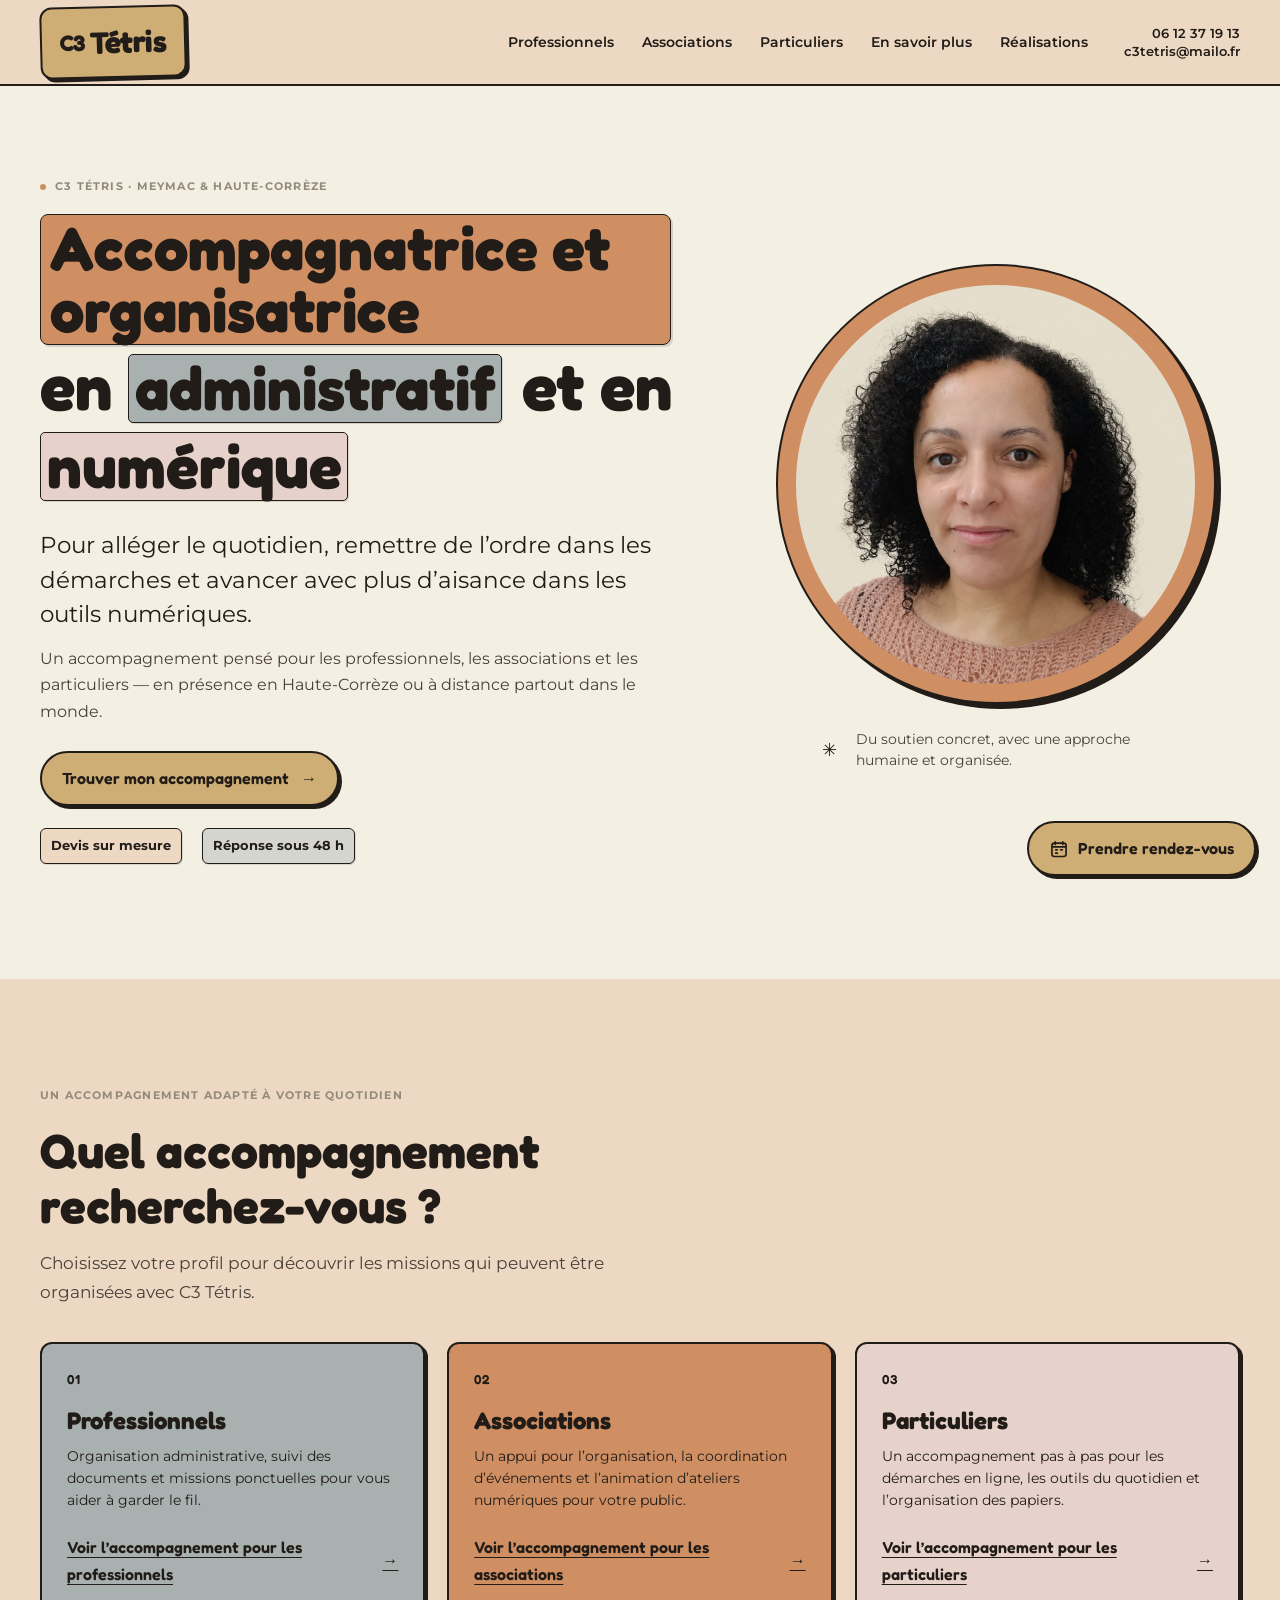
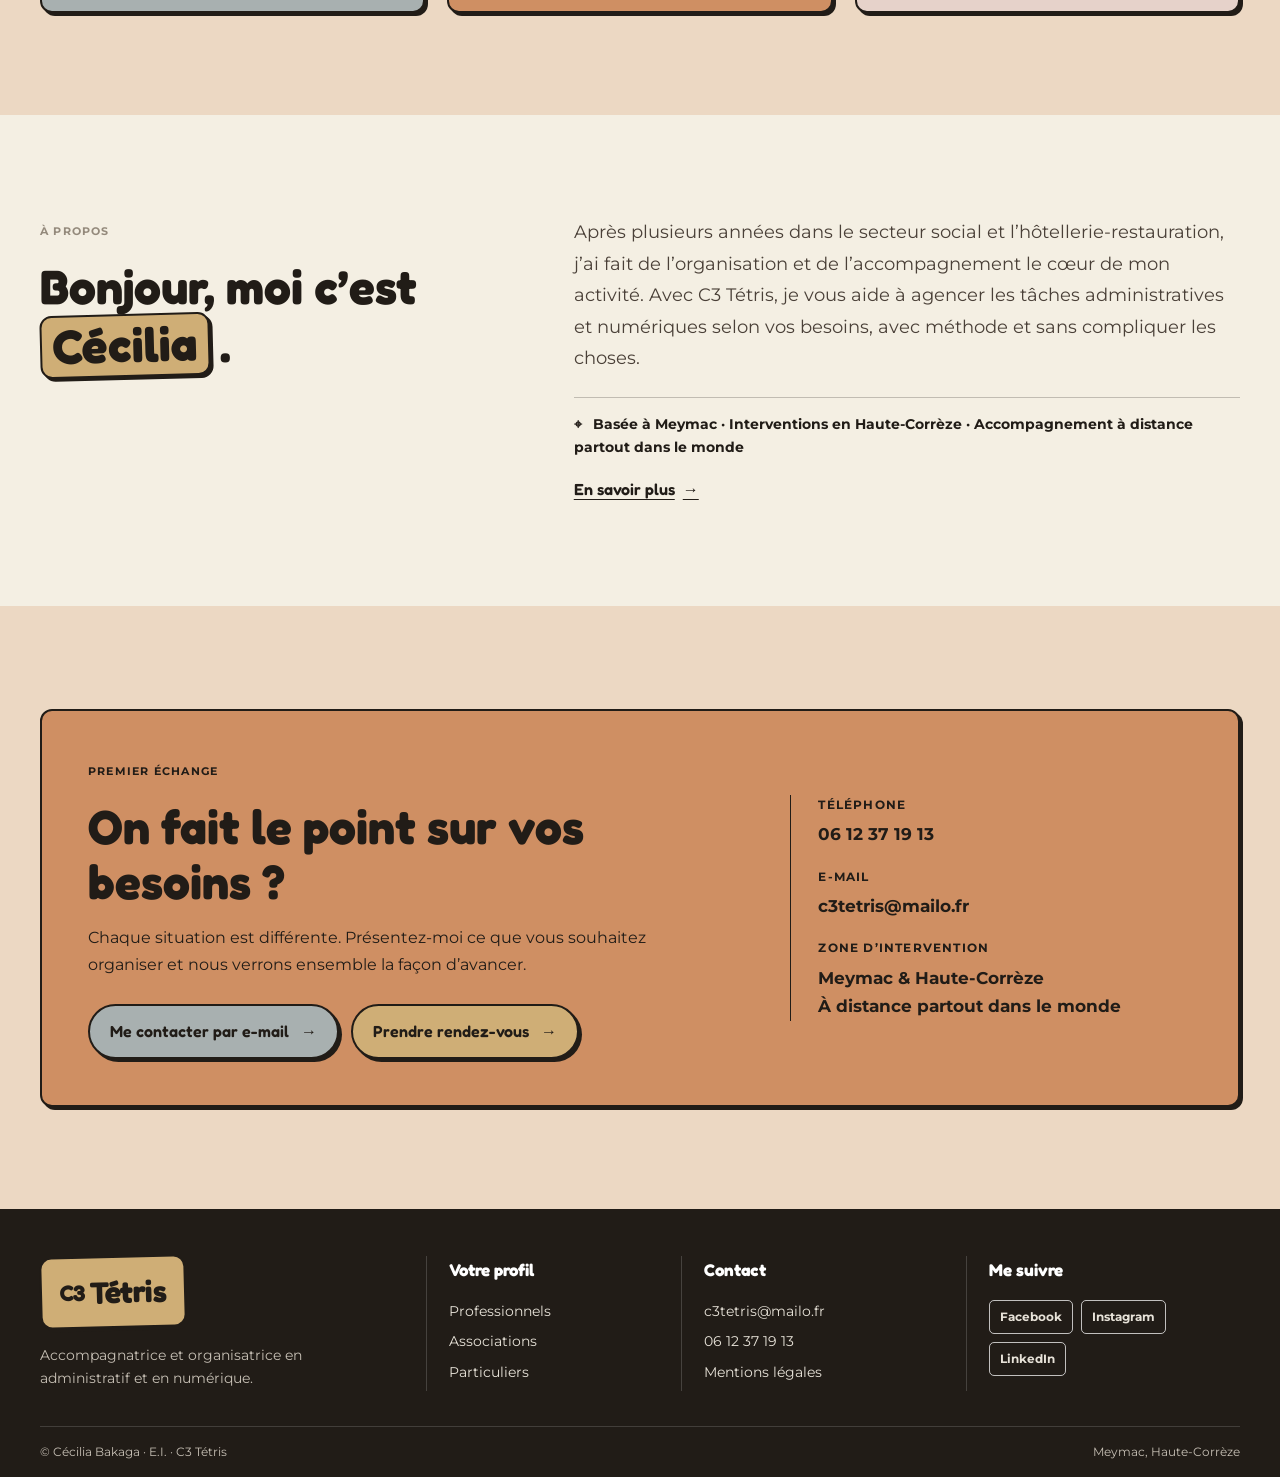
<file: index.html>
<!doctype html><html><head><meta charset=utf8><meta name=viewport content="width=device-width,initial-scale=1"><style>:root{color-scheme:light}body{margin:0;padding:0;font:14px -apple-system,BlinkMacSystemFont,sans-serif;background:#fff;color:#000}img{max-width:100%}[hidden]:not([hidden=until-found i]){display:none!important}</style></head><body>
<!doctype html>
<html lang="fr">
<head>
  <meta charset="utf-8">
  <meta name="viewport" content="width=device-width, initial-scale=1">
  <title>Accompagnement administratif et numérique | C3 Tétris</title>
  <meta name="description" content="C3 Tétris vous accompagne et organise votre quotidien administratif et numérique. Pour les pros, associations et particuliers, à Meymac ou à distance.">
  <link rel="canonical" href="https://www.c3tetris.fr/">
  <meta property="og:type" content="website">
  <meta property="og:locale" content="fr_FR">
  <meta property="og:site_name" content="C3 Tétris">
  <meta property="og:title" content="Accompagnement administratif et numérique | C3 Tétris">
  <meta property="og:description" content="Une aide concrète pour organiser votre quotidien administratif et numérique, à Meymac, en Haute-Corrèze ou à distance.">
  <meta property="og:url" content="https://www.c3tetris.fr/">
  <meta property="og:image" content="https://www.c3tetris.fr/assets/images/Photo-Drive-fond-creme-EEECE0.png">
  <meta property="og:image:alt" content="Cécilia Bakaga, fondatrice de C3 Tétris">
  <meta name="twitter:card" content="summary_large_image">
  <meta name="twitter:title" content="Accompagnement administratif et numérique | C3 Tétris">
  <meta name="twitter:description" content="Une aide concrète pour organiser votre quotidien administratif et numérique, à Meymac, en Haute-Corrèze ou à distance.">
  <meta name="twitter:image" content="https://www.c3tetris.fr/assets/images/Photo-Drive-fond-creme-EEECE0.png">
  <meta name="twitter:image:alt" content="Portrait de Cécilia Bakaga, fondatrice de C3 Tétris">
  <script type="application/ld+json">
{
  "@context": "https://schema.org",
  "@type": "LocalBusiness",
  "@id": "https://www.c3tetris.fr/#organization",
  "name": "C3 Tétris",
  "url": "https://www.c3tetris.fr/",
  "description": "Accompagnatrice et organisatrice en administratif et en numérique pour les professionnels, les associations et les particuliers.",
  "image": "https://www.c3tetris.fr/assets/images/Photo-Drive-fond-creme-EEECE0.png",
  "email": "c3tetris@mailo.fr",
  "telephone": "+33612371913",
  "founder": {
    "@type": "Person",
    "name": "Cécilia Bakaga"
  },
  "address": {
    "@type": "PostalAddress",
    "streetAddress": "6, rue de Saint-Jean",
    "addressLocality": "Meymac",
    "postalCode": "19250",
    "addressRegion": "Nouvelle-Aquitaine",
    "addressCountry": "FR"
  },
  "areaServed": [
    "Meymac",
    "Haute-Corrèze",
    "À distance partout dans le monde"
  ],
  "sameAs": [
    "https://www.facebook.com/profile.php?id=61594594993648",
    "https://www.instagram.com/cecilia_c3tetris/",
    "https://www.linkedin.com/in/cecilia-bakaga/"
  ]
}
  </script>
  <link rel="preconnect" href="https://fonts.googleapis.com">
  <link rel="preconnect" href="https://fonts.gstatic.com" crossorigin>
  <link href="https://fonts.googleapis.com/css2?family=Fredoka:wght@500;600;700&family=Montserrat:ital,wght@0,400;0,500;0,600;0,700&display=swap" rel="stylesheet">
  <link rel="stylesheet" href="styles.css">
  <link rel="stylesheet" href="styles-proposition-epuree.css">
  <link href="https://assets.calendly.com/assets/external/widget.css" rel="stylesheet">
</head>
<body>
  <a class="skip-link" href="#main">Aller au contenu</a>
  <header class="navbar">
    <div class="container navbar-inner">
      <a class="brand" href="index.html" aria-label="C3 Tétris, accueil"><span class="brand-mark" aria-hidden="true">C3</span><span>Tétris</span></a>
      <nav class="nav-desktop" aria-label="Navigation principale">
        <ul>
          <li><a href="professionnels.html">Professionnels</a></li>
          <li><a href="associations.html">Associations</a></li>
          <li><a href="particuliers.html">Particuliers</a></li>
          <li><a href="en-savoir-plus.html">En savoir plus</a></li><li><a href="realisations.html">Réalisations</a></li>
        </ul>
        <a class="nav-cta" href="index.html#contact">Parlons de vos besoins</a><div class="nav-contact nav-contact--desktop"><a href="tel:+33612371913" aria-label="Appeler C3 Tétris">06 12 37 19 13</a><a href="mailto:c3tetris@mailo.fr" aria-label="Écrire à C3 Tétris">c3tetris@mailo.fr</a></div>
      </nav>

      <button class="nav-toggle" type="button" aria-label="Ouvrir le menu" aria-expanded="false" aria-controls="mobile-menu">
        <span></span><span></span><span></span>
      </button>
    </div>
    <div class="header-contact-strip" aria-label="Coordonnées rapides"><a class="header-contact-link header-contact-phone" href="tel:+33612371913">06 12 37 19 13</a><a class="header-contact-link header-contact-email" href="mailto:c3tetris@mailo.fr">c3tetris@mailo.fr</a></div>
    <nav id="mobile-menu" class="nav-mobile" aria-label="Navigation mobile" hidden>
      <ul>
        <li><a href="professionnels.html">Professionnels</a></li>
        <li><a href="associations.html">Associations</a></li>
        <li><a href="particuliers.html">Particuliers</a></li>
        <li><a href="en-savoir-plus.html">En savoir plus</a></li><li><a href="realisations.html">Réalisations</a></li>
        <li><a href="index.html#contact">Contact</a></li>
      </ul>
      <div class="nav-contact"><a href="tel:+33612371913">06 12 37 19 13</a><a href="mailto:c3tetris@mailo.fr">c3tetris@mailo.fr</a></div>
    </nav>
  </header>

  <main id="main">
    <section class="hero section">
      <div class="container hero-grid">
        <div class="hero-copy">
          <p class="eyebrow"><span class="eyebrow-dot"></span> C3 Tétris · Meymac &amp; Haute-Corrèze</p>
          <h1><span class="title-chip title-chip--peach title-chip--phrase">Accompagnatrice et organisatrice</span> en <span class="title-chip title-chip--mint">administratif</span> et en <span class="title-chip title-chip--pink">numérique</span></h1>
          <p class="hero-lead">Pour alléger le quotidien, remettre de l’ordre dans les démarches et avancer avec plus d’aisance dans les outils numériques.</p>
          <p class="hero-audience">Un accompagnement pensé pour les professionnels, les associations et les particuliers — en présence en Haute-Corrèze ou à distance partout dans le monde.</p>
          <div class="hero-actions">
            <a class="button button-primary" href="#publics">Trouver mon accompagnement <span aria-hidden="true">→</span></a>

          </div>
          <div class="hero-notes"><span>Devis sur mesure</span><span>Réponse sous 48 h</span></div>
        </div>
        <figure class="hero-portrait">
          <div class="portrait-frame"><img src="assets/images/portrait-rond.jpg" alt="Cécilia Bakaga, fondatrice de C3 Tétris" width="900" height="900"></div>
          <figcaption><span class="caption-mark" aria-hidden="true">✳</span><span>Du soutien concret, avec une approche humaine et organisée.</span></figcaption>
        </figure>
      </div>
    </section>

    <section id="publics" class="section section-soft">
      <div class="container">
        <div class="section-heading">
          <p class="eyebrow">Un accompagnement adapté à votre quotidien</p>
          <h2>Quel accompagnement recherchez-vous&nbsp;?</h2>
          <p>Choisissez votre profil pour découvrir les missions qui peuvent être organisées avec C3 Tétris.</p>
        </div>
        <div class="audience-grid">
          <article class="audience-card audience-card-business">
            <span class="card-number">01</span>
            <h3>Professionnels</h3>
            <p>Organisation administrative, suivi des documents et missions ponctuelles pour vous aider à garder le fil.</p>
            <a class="card-link" href="professionnels.html">Voir l’accompagnement pour les professionnels <span aria-hidden="true">→</span></a>
          </article>
          <article class="audience-card audience-card-association">
            <span class="card-number">02</span>
            <h3>Associations</h3>
            <p>Un appui pour l’organisation, la coordination d’événements et l’animation d’ateliers numériques pour votre public.</p>
            <a class="card-link" href="associations.html">Voir l’accompagnement pour les associations <span aria-hidden="true">→</span></a>
          </article>
          <article class="audience-card audience-card-personal">
            <span class="card-number">03</span>
            <h3>Particuliers</h3>
            <p>Un accompagnement pas à pas pour les démarches en ligne, les outils du quotidien et l’organisation des papiers.</p>
            <a class="card-link" href="particuliers.html">Voir l’accompagnement pour les particuliers <span aria-hidden="true">→</span></a>
          </article>
        </div>
      </div>
    </section>

    <section id="apropos" class="section">
      <div class="container about-panel">
        <div>
          <p class="eyebrow">À propos</p>
          <h2>Bonjour, moi c’est <span class="name-box">Cécilia</span>.</h2>
        </div>
        <div class="about-copy">
          <p>Après plusieurs années dans le secteur social et l’hôtellerie-restauration, j’ai fait de l’organisation et de l’accompagnement le cœur de mon activité. Avec C3 Tétris, je vous aide à agencer les tâches administratives et numériques selon vos besoins, avec méthode et sans compliquer les choses.</p>
          <p class="location-line"><span aria-hidden="true">⌖</span> Basée à Meymac · Interventions en Haute-Corrèze · Accompagnement à distance partout dans le monde</p>
          <a class="card-link" href="en-savoir-plus.html">En savoir plus <span aria-hidden="true">→</span></a>
        </div>
      </div>
    </section>

    <section id="contact" class="section section-contact">
      <div class="container contact-panel">
        <div>
          <p class="eyebrow">Premier échange</p>
          <h2>On fait le point sur vos besoins ?</h2>
          <p>Chaque situation est différente. Présentez-moi ce que vous souhaitez organiser et nous verrons ensemble la façon d’avancer.</p>
          <div class="contact-actions"><a class="button button-light" href="mailto:c3tetris@mailo.fr?subject=Premier%20%C3%A9change%20avec%20C3%20T%C3%A9tris">Me contacter par e-mail <span aria-hidden="true">→</span></a><a class="button button-primary contact-booking" href="https://calendly.com/c3tetris-mailo/30min" data-calendly-popup target="_blank" rel="noopener noreferrer" aria-label="Prendre rendez-vous avec C3 Tétris dans Calendly">Prendre rendez-vous <span aria-hidden="true">→</span></a></div>
        </div>
        <div class="contact-details">
          <a href="tel:+33612371913"><span>Téléphone</span><strong>06 12 37 19 13</strong></a>
          <a href="mailto:c3tetris@mailo.fr"><span>E-mail</span><strong>c3tetris@mailo.fr</strong></a>
          <p><span>Zone d’intervention</span><strong>Meymac &amp; Haute-Corrèze<br>À distance partout dans le monde</strong></p>
        </div>
      </div>
    </section>
  </main>

  <a class="calendly-float" href="https://calendly.com/c3tetris-mailo/30min" data-calendly-popup aria-label="Prendre rendez-vous avec C3 Tétris dans Calendly" target="_blank" rel="noopener noreferrer">
    <svg aria-hidden="true" viewBox="0 0 24 24" width="20" height="20" fill="none" xmlns="http://www.w3.org/2000/svg"><rect x="3.5" y="5" width="17" height="16" rx="3" stroke="currentColor" stroke-width="2"/><path d="M7.5 3.5v3M16.5 3.5v3M4 9.5h16M8 13h2m4 0h2M8 17h2" stroke="currentColor" stroke-width="2" stroke-linecap="round"/></svg>
    <span class="calendly-label-full">Prendre rendez-vous</span><span class="calendly-label-mobile" aria-hidden="true">Prendre RDV</span>
  </a>
  <footer class="footer">
    <div class="container footer-top">
      <div><a class="brand brand-footer" href="index.html"><span class="brand-mark" aria-hidden="true">C3</span><span>Tétris</span></a><p>Accompagnatrice et organisatrice en administratif et en numérique.</p></div>
      <div class="footer-links"><strong>Votre profil</strong><a href="professionnels.html">Professionnels</a><a href="associations.html">Associations</a><a href="particuliers.html">Particuliers</a></div>
      <div class="footer-links"><strong>Contact</strong><a href="mailto:c3tetris@mailo.fr">c3tetris@mailo.fr</a><a href="tel:+33612371913">06 12 37 19 13</a><a href="mentions-legales.html">Mentions légales</a></div><div class="footer-links"><strong>Me suivre</strong><div class="social-links" aria-label="Réseaux sociaux"><a href="https://www.facebook.com/profile.php?id=61594594993648" target="_blank" rel="noopener noreferrer" aria-label="C3 Tétris sur Facebook, nouvel onglet">Facebook</a><a href="https://www.instagram.com/cecilia_c3tetris/" target="_blank" rel="noopener noreferrer" aria-label="Cécilia Bakaga sur Instagram, nouvel onglet">Instagram</a><a href="https://www.linkedin.com/in/cecilia-bakaga/" target="_blank" rel="noopener noreferrer" aria-label="Cécilia Bakaga sur LinkedIn, nouvel onglet">LinkedIn</a></div></div></div>
    </div>
    <div class="container footer-bottom"><span>© Cécilia Bakaga · E.I. · C3 Tétris</span><span>Meymac, Haute-Corrèze</span></div>
  </footer>
  <script src="https://assets.calendly.com/assets/external/widget.js" type="text/javascript"></script>
  <script src="script.js"></script>
</body>
</html>

</body></html>
</file>
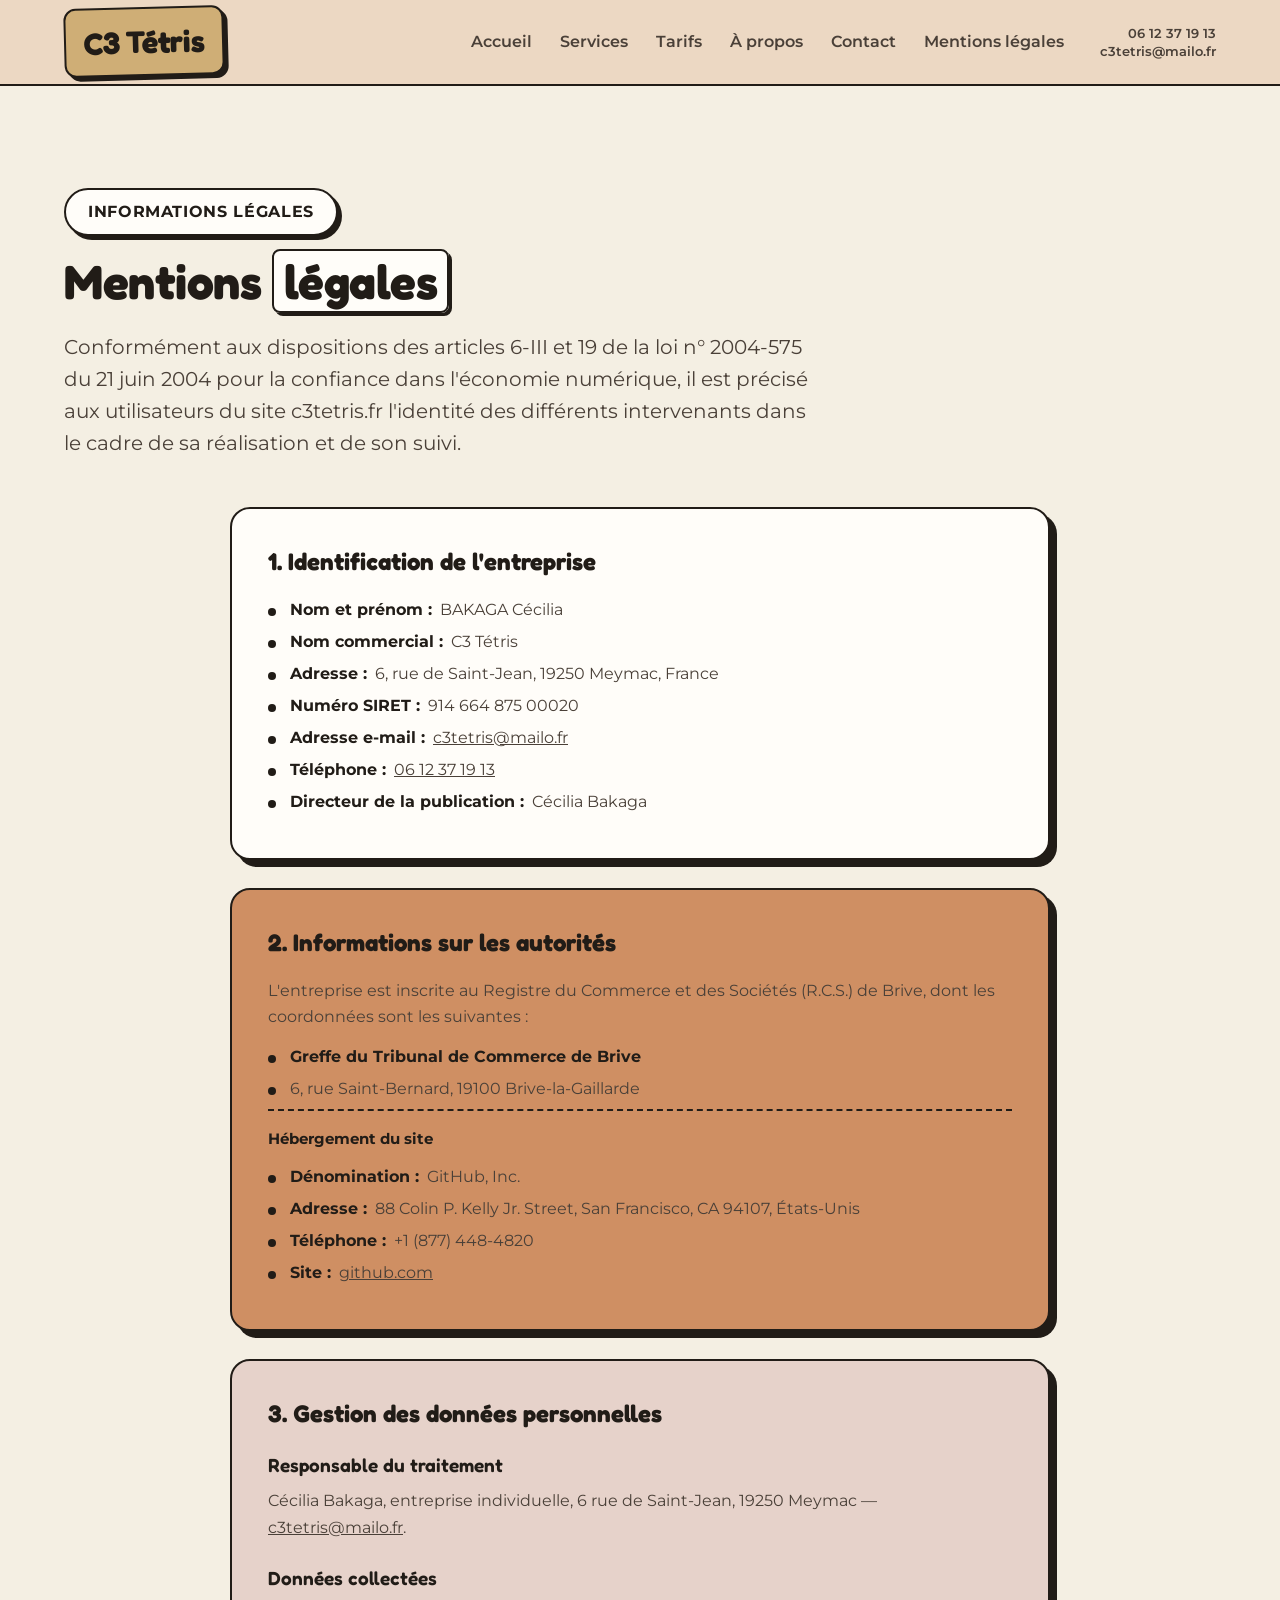
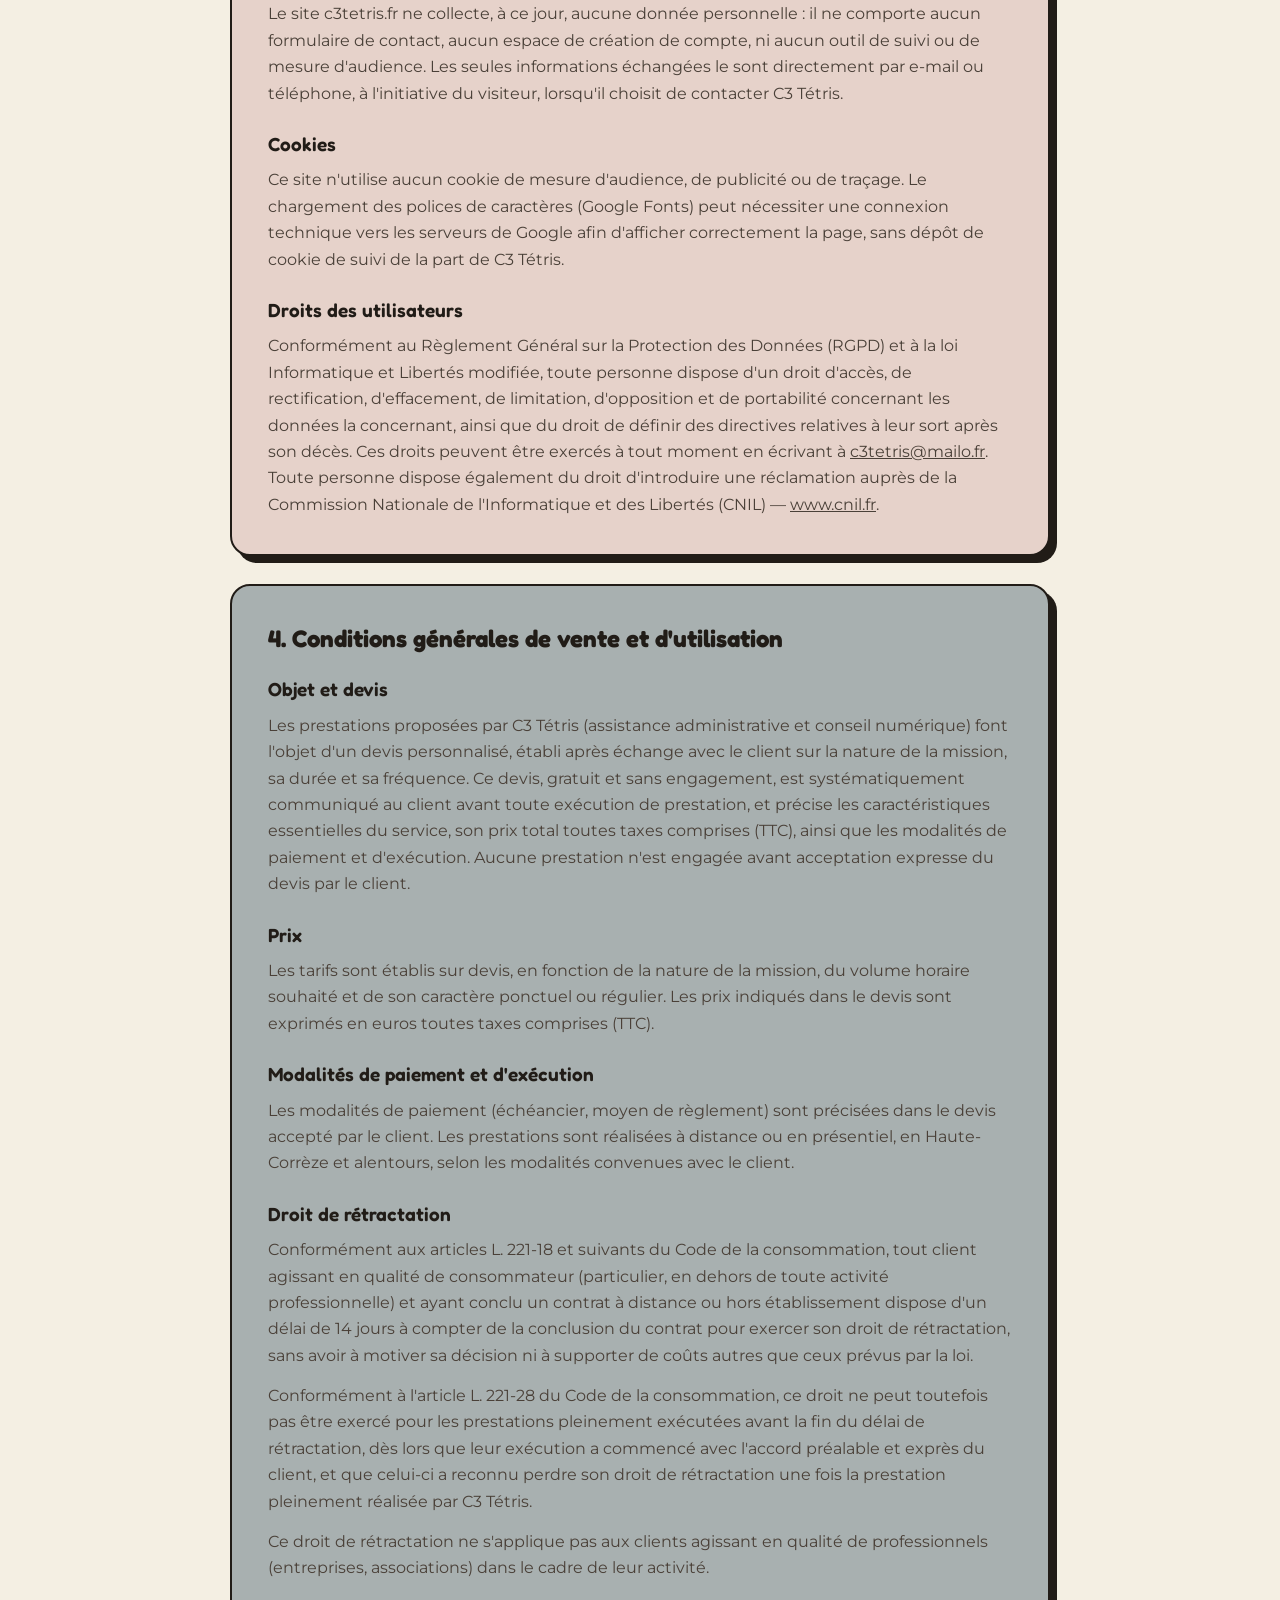
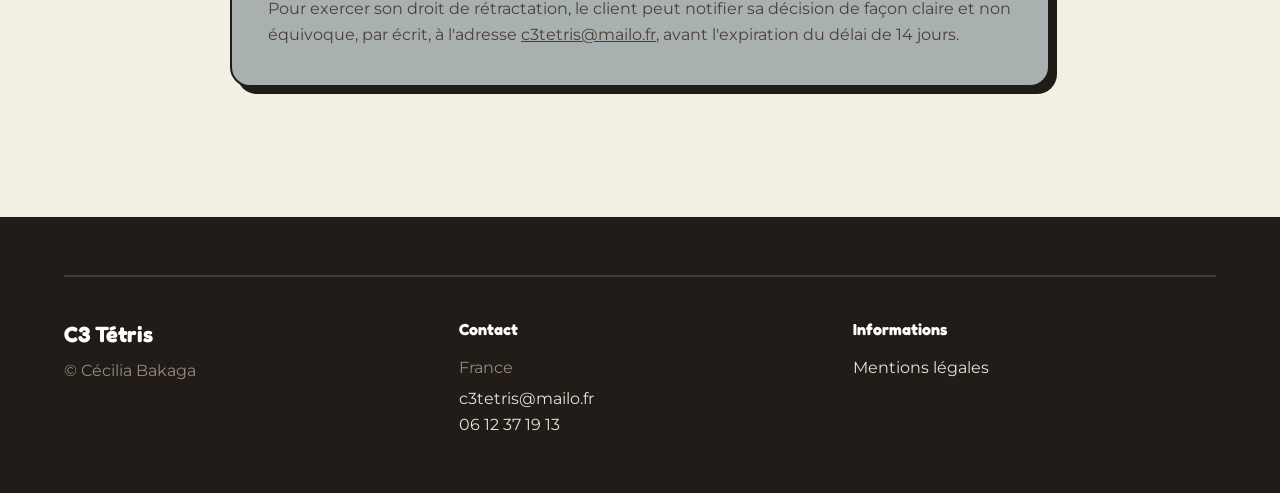
<file: apercu-mentions-legales.html>
<!DOCTYPE html>
<html lang="fr">
<head>
  <meta charset="utf-8">
  <meta name="viewport" content="width=device-width, initial-scale=1">
  <title>Mentions légales — C3 Tétris</title>
  <meta name="description" content="Mentions légales, politique de confidentialité et conditions générales de C3 Tétris.">
  <link rel="preconnect" href="https://fonts.googleapis.com">
  <link rel="preconnect" href="https://fonts.gstatic.com" crossorigin>
  <link href="https://fonts.googleapis.com/css2?family=Fredoka:wght@500;600;700&family=Montserrat:ital,wght@0,400;0,500;0,600;0,700&display=swap" rel="stylesheet">
  <style>
/* ===== Design tokens — neubrutalist / scrapbook style ===== */
:root {
  --cream: #f4efe3;
  --white: #fffdf9;
  --ink: #211c17;
  --body: #4a4038;
  --secondary: #948a7c;

  /* muted, elegant earth-tone family — matching the business card */
  --peach: #cf8f63;    /* terracotta / rust */
  --mint: #a8b0b0;     /* dusty blue-grey */
  --yellow: #cfae76;   /* warm tan / ochre */
  --pink: #e6d2ca;     /* dusty pink / mauve */

  /* alternating rhythm: cream / terracotta-tint, staying in the same warm family */
  --sec-tint: #ecd8c3;
  --sec-home: var(--cream);
  --sec-services: var(--sec-tint);
  --sec-pricing: var(--cream);
  --sec-about: var(--sec-tint);
  --sec-contact: var(--cream);

  --radius: 20px;
  --radius-sm: 14px;
  --border: 2.5px solid var(--ink);
  --shadow-hard: 7px 7px 0 var(--ink);
  --shadow-hard-sm: 4px 4px 0 var(--ink);
  --maxw: 1200px;
  --nav-h: 84px;
}

/* ===== Reset ===== */
*, *::before, *::after { box-sizing: border-box; }
html { scroll-behavior: smooth; scroll-padding-top: var(--nav-h); }
body {
  margin: 0;
  font-family: Montserrat, system-ui, sans-serif;
  color: var(--body);
  background: var(--cream);
  line-height: 1.6;
  -webkit-font-smoothing: antialiased;
}
img { max-width: 100%; height: auto; display: block; }
a { color: inherit; text-decoration: none; }
ul { margin: 0; padding: 0; list-style: none; }
h1, h2, h3, h4 {
  color: var(--ink); margin: 0;
  font-family: "Fredoka", Montserrat, system-ui, sans-serif;
  font-weight: 700;
}

.container { width: 100%; max-width: var(--maxw); margin-inline: auto; padding-inline: 24px; }

/* ===== Typography ===== */
.display-1 {
  font-size: clamp(2rem, 4vw + 1rem, 54px);
  line-height: 1.12; font-weight: 700;
}
.display-2 {
  font-size: clamp(1.85rem, 3vw + 1rem, 48px);
  line-height: 1.15; font-weight: 700; letter-spacing: -.01em;
}
.paragraph-large {
  font-size: clamp(1.02rem, 1vw + .75rem, 20px);
  line-height: 1.6;
  margin: 22px 0 30px;
}
.label {
  display: inline-block;
  text-transform: uppercase;
  font-size: 16px;
  font-weight: 700;
  letter-spacing: .04em;
  color: var(--ink);
  background: var(--white);
  border: 2.5px solid var(--ink);
  border-radius: 30px;
  padding: 9px 22px;
  box-shadow: 4px 4px 0 var(--ink);
  margin: 0 0 18px;
}
/* highlighter chip instead of gradient text — stays legible on any section color */
.text-gradient {
  background: var(--white);
  border: 2px solid var(--ink);
  padding: 1px 10px;
  border-radius: 8px;
  box-shadow: 3px 3px 0 var(--ink);
  box-decoration-break: clone;
  -webkit-box-decoration-break: clone;
  display: inline;
}

/* ===== Hero role tiles / signature hard-shadow tag ===== */
.hero-roles {
  display: grid;
  grid-template-columns: 1fr;
  gap: 24px;
  margin: 0;
}
.role-square {
  display: block;
  padding: 18px 20px;
  background: var(--white);
  color: var(--ink);
  font-family: "Fredoka", sans-serif;
  font-size: clamp(1rem, 1vw + .7rem, 1.3rem);
  font-weight: 600;
  line-height: 1.3;
  border: var(--border);
  border-radius: var(--radius-sm);
  box-shadow: var(--shadow-hard);
  transition: transform .15s ease, box-shadow .15s ease;
  width: fit-content;
}
.hero-kicker {
  margin-bottom: 22px;
  font-size: clamp(1.6rem, 2.5vw + 1rem, 2.4rem);
  padding: 22px 30px;
}
.role-square:hover { transform: translate(3px, 3px); box-shadow: 4px 4px 0 var(--ink); }
.hero-roles .role-square:nth-child(1) { margin-left: 40px; }
.hero-roles .role-square:nth-child(2) { margin-left: 96px; }
.role-square--peach    { background: var(--peach); }
.role-square--yellow   { background: var(--yellow); }
.role-square--lavender { background: var(--pink); }
.role-square--mint     { background: var(--mint); }
.role-square--pink     { background: var(--pink); }

/* ===== Sections — one vivid color each, same coherent family ===== */
.section { padding-block: clamp(56px, 8vw, 110px); }
.section--home     { background: var(--sec-home); }
.section--about     { background: var(--sec-about); }
.section--services  { background: var(--sec-services); }
.section--pricing   { background: var(--sec-pricing); }
.section--contact   { background: var(--sec-contact); }

/* ===== Navbar ===== */
.navbar {
  position: sticky; top: 0; z-index: 100;
  background: var(--sec-tint);
  border-bottom: var(--border);
}
.navbar-inner {
  display: flex; align-items: center; justify-content: space-between;
  height: var(--nav-h);
}
.brand {
  display: inline-flex; align-items: center;
  font-family: "Fredoka", sans-serif;
  font-weight: 700; font-size: clamp(24px, 2.4vw, 32px); color: var(--ink); letter-spacing: -.01em;
  background: var(--yellow);
  border: var(--border);
  border-radius: 12px;
  padding: 8px 18px;
  box-shadow: var(--shadow-hard-sm);
  transform: rotate(-1.5deg);
  transition: transform .15s ease, box-shadow .15s ease;
}
.brand:hover { transform: rotate(0deg) translate(2px, 2px); box-shadow: 2px 2px 0 var(--ink); }

/* same nameplate treatment as the navbar brand, sized for inline text */
.name-chip {
  display: inline-block;
  font-family: "Fredoka", sans-serif;
  font-weight: 700;
  background: var(--yellow);
  border: 2px solid var(--ink);
  border-radius: 8px;
  padding: 0 9px;
  box-shadow: 3px 3px 0 var(--ink);
  transform: rotate(-1.5deg);
}
.nav-desktop { display: flex; align-items: center; gap: 36px; }
.nav-desktop ul { display: flex; gap: 28px; }
.nav-desktop a { font-weight: 600; transition: color .2s; }
.nav-desktop a:hover { color: var(--peach); }
.nav-contact { display: flex; flex-direction: column; font-size: 13px; line-height: 1.4; text-align: right; font-weight: 600; }
.nav-contact a:hover { color: var(--peach); }

.nav-toggle {
  display: none; flex-direction: column; gap: 5px;
  background: none; border: 0; cursor: pointer; padding: 8px;
}
.nav-toggle span { width: 26px; height: 3px; border-radius: 2px; background: var(--ink); transition: .3s; }
.nav-toggle[aria-expanded="true"] span:nth-child(1) { transform: translateY(8px) rotate(45deg); }
.nav-toggle[aria-expanded="true"] span:nth-child(2) { opacity: 0; }
.nav-toggle[aria-expanded="true"] span:nth-child(3) { transform: translateY(-8px) rotate(-45deg); }

.nav-mobile { border-top: var(--border); background: var(--sec-tint); padding: 20px 24px; }
.nav-mobile ul { display: flex; flex-direction: column; gap: 4px; }
.nav-mobile a { display: block; padding: 12px 0; font-weight: 600; font-size: 18px; }
.nav-mobile .nav-contact { text-align: left; margin-top: 16px; font-size: 15px; }

/* ===== Hero ===== */
.hero-grid {
  display: grid; grid-template-columns: 1.1fr .9fr;
  gap: 56px; align-items: center;
}
.hero-image { border-radius: var(--radius); border: var(--border); box-shadow: var(--shadow-hard); width: 100%; }

/* ===== Buttons ===== */
.btn {
  display: inline-flex; align-items: center; gap: 8px;
  font-family: "Fredoka", sans-serif;
  font-weight: 600; font-size: 16px;
  padding: 14px 28px; border-radius: 40px;
  border: var(--border);
  transition: transform .15s ease, box-shadow .15s ease;
}
.btn-icon { font-size: 11px; }
.btn--primary { background: var(--white); color: var(--ink); box-shadow: var(--shadow-hard-sm); }
.btn--dark    { background: var(--ink); color: var(--white); box-shadow: 4px 4px 0 var(--peach); }
.btn--light   { background: var(--white); color: var(--ink); box-shadow: var(--shadow-hard-sm); }
.btn:hover { transform: translate(3px, 3px); box-shadow: 1px 1px 0 var(--ink); }
.btn--dark:hover { box-shadow: 1px 1px 0 var(--peach); }

/* ===== Headline ===== */
.headline { max-width: 760px; margin-bottom: 48px; }
.headline .paragraph-large { margin-bottom: 0; }

/* ===== Service cards ===== */
.cards { display: grid; grid-template-columns: 1fr 1fr; gap: 28px; }
.card {
  background: var(--white); border-radius: var(--radius);
  box-shadow: var(--shadow-hard); border: var(--border);
  padding: 34px 36px 36px;
}
.card--peach, .card--lavender { }
.card--peach    { background: var(--mint); }
.card--lavender { background: var(--yellow); }
.card-icon { display: flex; justify-content: center; margin-bottom: 8px; }
.card-icon img { height: 64px; width: auto; }
.card-title { font-size: 28px; text-align: center; margin: 0 0 24px; }
.card ul li { position: relative; padding-left: 22px; margin-bottom: 8px; }
.card ul li::before {
  content: ""; position: absolute; left: 0; top: 10px;
  width: 8px; height: 8px; border-radius: 50%; background: var(--ink);
}
.card strong { color: var(--ink); display: block; margin-bottom: 10px; }
.card-list-detailed li { line-height: 1.5; margin-bottom: 12px; }
.card-list-detailed strong { display: inline; margin: 0; }
.card-tagline {
  text-align: center; font-weight: 700; color: var(--ink);
  font-family: "Fredoka", sans-serif;
  margin: 24px 0 0; padding-top: 20px; border-top: 2px dashed var(--ink);
}

/* ===== À propos ===== */
.about-grid {
  display: grid; grid-template-columns: 1.2fr .8fr;
  gap: 56px; align-items: center;
}
.about-facts { display: flex; flex-direction: column; gap: 20px; align-items: flex-start; }
.about-facts .role-square { font-size: 1rem; padding: 14px 18px; }

/* ===== Tarifs / devis sur mesure ===== */
.quote-grid {
  display: grid; grid-template-columns: .8fr 1.2fr;
  gap: 40px; align-items: center;
}
.quote-factors { display: flex; flex-direction: column; gap: 20px; align-items: flex-start; }
.quote-factors .role-square { font-size: 1rem; padding: 14px 18px; }
.pricing-card {
  background: var(--white); border-radius: var(--radius);
  box-shadow: var(--shadow-hard); border: var(--border);
  padding: 44px;
}
.pricing-card--feature { background: var(--yellow); }
.price { font-family: "Fredoka", sans-serif; font-size: clamp(2rem, 3.5vw, 40px); font-weight: 700; line-height: 1; margin-bottom: 12px; }
.price span { font-size: .45em; font-weight: 500; color: var(--secondary); }
.pricing-card h4 { font-weight: 500; font-family: Montserrat, sans-serif; color: var(--body); margin-bottom: 26px; }
.bullet-list { margin-bottom: 32px; }
.bullet-list li { position: relative; padding-left: 30px; margin-bottom: 14px; font-weight: 600; }
.bullet-list li::before {
  content: "✓"; position: absolute; left: 0; top: -1px;
  width: 20px; height: 20px; display: flex; align-items: center; justify-content: center;
  background: var(--ink); color: var(--white); font-size: 12px; font-weight: 700;
  border-radius: 50%;
}

/* ===== Contact ===== */
.contact-grid { display: grid; grid-template-columns: repeat(3, 1fr); gap: 24px; }
.contact-card {
  display: block; background: var(--white); border-radius: var(--radius);
  box-shadow: var(--shadow-hard); border: var(--border);
  padding: 34px 26px; text-align: center;
  transition: transform .15s ease, box-shadow .15s ease;
}
.contact-card:hover { transform: translate(3px, 3px); box-shadow: var(--shadow-hard-sm); }
.contact-icon {
  display: inline-flex; align-items: center; justify-content: center;
  width: 56px; height: 56px; border-radius: 50%; border: var(--border);
  font-size: 24px; margin-bottom: 16px;
}
.contact-card--yellow   { background: var(--yellow); }
.contact-card--mint     { background: var(--mint); }
.contact-card--lavender { background: var(--peach); }
.contact-icon--peach, .contact-icon--yellow, .contact-icon--mint { background: var(--white); }
.contact-card h3 { font-size: 17px; margin-bottom: 6px; }
.contact-card p { margin: 0; color: var(--body); font-weight: 600; }

/* ===== Footer ===== */
.footer { background: var(--ink); color: #e7e2d8; padding-block: 56px; border-top: var(--border); }
.footer .divider { height: 2px; background: rgba(255,255,255,.14); margin-bottom: 40px; }
.footer-grid { display: grid; grid-template-columns: 1fr 1fr 1fr; gap: 32px; }
.footer h4 { color: #fff; margin-bottom: 12px; font-family: "Fredoka", sans-serif; }
.footer-brand { color: #fff; font-family: "Fredoka", sans-serif; font-weight: 700; font-size: 22px; margin: 0 0 6px; }
.footer-muted { color: var(--secondary); margin: 0 0 6px; }
.footer a:hover { color: var(--peach); }

/* ===== Mentions légales ===== */
.legal-card { max-width: 820px; margin: 0 auto 28px; }
.legal-card--terra { background: var(--peach); }
.legal-card--pink  { background: var(--pink); }
.legal-card--blue  { background: var(--mint); }
.legal-card-title { text-align: left; margin: 0 0 16px; font-size: 24px; }
.legal-list li { margin-bottom: 10px; line-height: 1.5; }
.legal-list li strong { display: inline; margin-right: 4px; }
.legal-note {
  margin-top: 18px; padding-top: 16px;
  border-top: 2px dashed var(--ink);
  font-size: 15px; color: var(--body);
}
.legal-card h4 { font-family: "Fredoka", sans-serif; font-weight: 600; font-size: 19px; margin: 22px 0 8px; color: var(--ink); }
.legal-card h4:first-of-type { margin-top: 0; }
.legal-card p { margin: 0 0 14px; line-height: 1.65; }
.legal-card p:last-child { margin-bottom: 0; }
.legal-card a { text-decoration: underline; }

/* ===== Scroll reveal ===== */
[data-reveal] { opacity: 0; transform: translateY(24px); transition: opacity .7s ease, transform .7s ease; }
[data-reveal].is-visible { opacity: 1; transform: none; }

/* ===== Responsive ===== */
@media (max-width: 900px) {
  .nav-desktop { display: none; }
  .nav-toggle { display: flex; }
  .hero-grid { grid-template-columns: 1fr; gap: 36px; }
  .hero-media { order: -1; }
  .cards { grid-template-columns: 1fr; }
  .footer-grid { grid-template-columns: 1fr; }
  .about-grid { grid-template-columns: 1fr; gap: 32px; }
  .contact-grid { grid-template-columns: 1fr; }
  .quote-grid { grid-template-columns: 1fr; }
  .quote-factors { flex-direction: row; flex-wrap: wrap; }
  .hero-roles .role-square:nth-child(1) { margin-left: 14px; }
  .hero-roles .role-square:nth-child(2) { margin-left: 32px; }
}

@media (prefers-reduced-motion: reduce) {
  html { scroll-behavior: auto; }
  [data-reveal] { transition: none; opacity: 1; transform: none; }
  .role-square, .btn, .contact-card { transition: none; }
}

</style>
</head>
<body>
  <!-- ===== Navbar ===== -->
  <header class="navbar">
    <div class="container navbar-inner">
      <a href="index.html#home" class="brand">C3 Tétris</a>

      <nav class="nav-desktop" aria-label="Navigation principale">
        <ul>
          <li><a href="index.html#home">Accueil</a></li>
          <li><a href="index.html#services">Services</a></li>
          <li><a href="index.html#pricing">Tarifs</a></li>
          <li><a href="index.html#about">À propos</a></li>
          <li><a href="index.html#contact">Contact</a></li>
          <li><a href="mentions-legales.html">Mentions légales</a></li>
        </ul>
        <div class="nav-contact">
          <a href="tel:+33612371913">06 12 37 19 13</a>
          <a href="mailto:c3tetris@mailo.fr">c3tetris@mailo.fr</a>
        </div>
      </nav>

      <button class="nav-toggle" aria-label="Ouvrir le menu" aria-expanded="false" aria-controls="mobile-menu">
        <span></span><span></span><span></span>
      </button>
    </div>

    <nav id="mobile-menu" class="nav-mobile" aria-label="Navigation mobile" hidden>
      <ul>
        <li><a href="index.html#home">Accueil</a></li>
        <li><a href="index.html#services">Services</a></li>
        <li><a href="index.html#pricing">Tarifs</a></li>
        <li><a href="index.html#about">À propos</a></li>
        <li><a href="index.html#contact">Contact</a></li>
        <li><a href="mentions-legales.html">Mentions légales</a></li>
      </ul>
      <div class="nav-contact">
        <a href="tel:+33612371913">06 12 37 19 13</a>
        <a href="mailto:c3tetris@mailo.fr">c3tetris@mailo.fr</a>
      </div>
    </nav>
  </header>

  <main>
    <!-- ===== Legal content ===== -->
    <section class="section section--home legal">
      <div class="container">
        <div class="headline" data-reveal>
          <p class="label">Informations légales</p>
          <h2 class="display-2">Mentions <span class="text-gradient">légales</span></h2>
          <p class="paragraph-large">
            Conformément aux dispositions des articles 6-III et 19 de la loi n° 2004-575
            du 21 juin 2004 pour la confiance dans l'économie numérique, il est précisé
            aux utilisateurs du site c3tetris.fr l'identité des différents intervenants
            dans le cadre de sa réalisation et de son suivi.
          </p>
        </div>

        <!-- 1. Identification -->
        <article class="card legal-card" data-reveal>
          <h3 class="card-title legal-card-title">1. Identification de l'entreprise</h3>
          <ul class="legal-list">
            <li><strong>Nom et prénom :</strong> BAKAGA Cécilia</li>
            <li><strong>Nom commercial :</strong> C3 Tétris</li>
            <li><strong>Adresse :</strong> 6, rue de Saint-Jean, 19250 Meymac, France</li>
            <li><strong>Numéro SIRET :</strong> 914 664 875 00020</li>
            <li><strong>Adresse e-mail :</strong> <a href="mailto:c3tetris@mailo.fr">c3tetris@mailo.fr</a></li>
            <li><strong>Téléphone :</strong> <a href="tel:+33612371913">06 12 37 19 13</a></li>
            <li><strong>Directeur de la publication :</strong> Cécilia Bakaga</li>
          </ul>
        </article>

        <!-- 2. Autorités / hébergement -->
        <article class="card legal-card legal-card--terra" data-reveal>
          <h3 class="card-title legal-card-title">2. Informations sur les autorités</h3>
          <p>
            L'entreprise est inscrite au Registre du Commerce et des Sociétés (R.C.S.)
            de Brive, dont les coordonnées sont les suivantes :
          </p>
          <ul class="legal-list">
            <li><strong>Greffe du Tribunal de Commerce de Brive</strong></li>
            <li>6, rue Saint-Bernard, 19100 Brive-la-Gaillarde</li>
          </ul>
          <p class="legal-note">
            <strong>Hébergement du site</strong>
          </p>
          <ul class="legal-list">
            <li><strong>Dénomination :</strong> GitHub, Inc.</li>
            <li><strong>Adresse :</strong> 88 Colin P. Kelly Jr. Street, San Francisco, CA 94107, États-Unis</li>
            <li><strong>Téléphone :</strong> +1 (877) 448-4820</li>
            <li><strong>Site :</strong> <a href="https://github.com" target="_blank" rel="noopener">github.com</a></li>
          </ul>
        </article>

        <!-- 3. RGPD -->
        <article class="card legal-card legal-card--pink" data-reveal>
          <h3 class="card-title legal-card-title">3. Gestion des données personnelles</h3>

          <h4>Responsable du traitement</h4>
          <p>
            Cécilia Bakaga, entreprise individuelle, 6 rue de Saint-Jean, 19250 Meymac —
            <a href="mailto:c3tetris@mailo.fr">c3tetris@mailo.fr</a>.
          </p>

          <h4>Données collectées</h4>
          <p>
            Le site c3tetris.fr ne collecte, à ce jour, aucune donnée personnelle : il ne
            comporte aucun formulaire de contact, aucun espace de création de compte, ni
            aucun outil de suivi ou de mesure d'audience. Les seules informations échangées
            le sont directement par e-mail ou téléphone, à l'initiative du visiteur, lorsqu'il
            choisit de contacter C3 Tétris.
          </p>

          <h4>Cookies</h4>
          <p>
            Ce site n'utilise aucun cookie de mesure d'audience, de publicité ou de
            traçage. Le chargement des polices de caractères (Google Fonts) peut nécessiter
            une connexion technique vers les serveurs de Google afin d'afficher correctement
            la page, sans dépôt de cookie de suivi de la part de C3 Tétris.
          </p>

          <h4>Droits des utilisateurs</h4>
          <p>
            Conformément au Règlement Général sur la Protection des Données (RGPD) et à la
            loi Informatique et Libertés modifiée, toute personne dispose d'un droit d'accès,
            de rectification, d'effacement, de limitation, d'opposition et de portabilité
            concernant les données la concernant, ainsi que du droit de définir des
            directives relatives à leur sort après son décès. Ces droits peuvent être
            exercés à tout moment en écrivant à
            <a href="mailto:c3tetris@mailo.fr">c3tetris@mailo.fr</a>. Toute personne
            dispose également du droit d'introduire une réclamation auprès de la
            Commission Nationale de l'Informatique et des Libertés (CNIL) —
            <a href="https://www.cnil.fr" target="_blank" rel="noopener">www.cnil.fr</a>.
          </p>
        </article>

        <!-- 4. CGV / CGU -->
        <article class="card legal-card legal-card--blue" data-reveal>
          <h3 class="card-title legal-card-title">4. Conditions générales de vente et d'utilisation</h3>

          <h4>Objet et devis</h4>
          <p>
            Les prestations proposées par C3 Tétris (assistance administrative et conseil
            numérique) font l'objet d'un devis personnalisé, établi après échange avec le
            client sur la nature de la mission, sa durée et sa fréquence. Ce devis, gratuit
            et sans engagement, est systématiquement communiqué au client avant toute
            exécution de prestation, et précise les caractéristiques essentielles du
            service, son prix total toutes taxes comprises (TTC), ainsi que les modalités
            de paiement et d'exécution. Aucune prestation n'est engagée avant acceptation
            expresse du devis par le client.
          </p>

          <h4>Prix</h4>
          <p>
            Les tarifs sont établis sur devis, en fonction de la nature de la mission,
            du volume horaire souhaité et de son caractère ponctuel ou régulier. Les prix
            indiqués dans le devis sont exprimés en euros toutes taxes comprises (TTC).
          </p>

          <h4>Modalités de paiement et d'exécution</h4>
          <p>
            Les modalités de paiement (échéancier, moyen de règlement) sont précisées dans
            le devis accepté par le client. Les prestations sont réalisées à distance ou
            en présentiel, en Haute-Corrèze et alentours, selon les modalités convenues
            avec le client.
          </p>

          <h4>Droit de rétractation</h4>
          <p>
            Conformément aux articles L. 221-18 et suivants du Code de la consommation,
            tout client agissant en qualité de consommateur (particulier, en dehors de
            toute activité professionnelle) et ayant conclu un contrat à distance ou hors
            établissement dispose d'un délai de 14 jours à compter de la conclusion du
            contrat pour exercer son droit de rétractation, sans avoir à motiver sa
            décision ni à supporter de coûts autres que ceux prévus par la loi.
          </p>
          <p>
            Conformément à l'article L. 221-28 du Code de la consommation, ce droit ne
            peut toutefois pas être exercé pour les prestations pleinement exécutées avant
            la fin du délai de rétractation, dès lors que leur exécution a commencé avec
            l'accord préalable et exprès du client, et que celui-ci a reconnu perdre son
            droit de rétractation une fois la prestation pleinement réalisée par C3 Tétris.
          </p>
          <p>
            Ce droit de rétractation ne s'applique pas aux clients agissant en qualité de
            professionnels (entreprises, associations) dans le cadre de leur activité.
          </p>
          <p>
            Pour exercer son droit de rétractation, le client peut notifier sa décision de
            façon claire et non équivoque, par écrit, à l'adresse
            <a href="mailto:c3tetris@mailo.fr">c3tetris@mailo.fr</a>, avant l'expiration
            du délai de 14 jours.
          </p>
        </article>
      </div>
    </section>
  </main>

  <!-- ===== Footer ===== -->
  <footer class="footer">
    <div class="container">
      <div class="divider"></div>
      <div class="footer-grid">
        <div>
          <p class="footer-brand">C3 Tétris</p>
          <p class="footer-muted">© Cécilia Bakaga</p>
        </div>
        <div>
          <h4>Contact</h4>
          <p class="footer-muted">France</p>
          <a href="mailto:c3tetris@mailo.fr">c3tetris@mailo.fr</a><br>
          <a href="tel:+33612371913">06 12 37 19 13</a>
        </div>
        <div>
          <h4>Informations</h4>
          <a href="mentions-legales.html">Mentions légales</a>
        </div>
      </div>
    </div>
  </footer>

  <script>
// Mobile navigation toggle
const toggle = document.querySelector('.nav-toggle');
const menu = document.getElementById('mobile-menu');

toggle.addEventListener('click', () => {
  const open = toggle.getAttribute('aria-expanded') === 'true';
  toggle.setAttribute('aria-expanded', String(!open));
  toggle.setAttribute('aria-label', open ? 'Ouvrir le menu' : 'Fermer le menu');
  menu.hidden = open;
});

// Close the mobile menu after tapping a link
menu.querySelectorAll('a').forEach((link) => {
  link.addEventListener('click', () => {
    toggle.setAttribute('aria-expanded', 'false');
    menu.hidden = true;
  });
});

// Scroll-reveal with IntersectionObserver
const revealEls = document.querySelectorAll('[data-reveal]');

if ('IntersectionObserver' in window) {
  const observer = new IntersectionObserver((entries) => {
    entries.forEach((entry) => {
      if (entry.isIntersecting) {
        entry.target.classList.add('is-visible');
        observer.unobserve(entry.target);
      }
    });
  }, { threshold: 0.15 });

  revealEls.forEach((el) => observer.observe(el));
} else {
  revealEls.forEach((el) => el.classList.add('is-visible'));
}

</script>
</body>
</html>
</file>
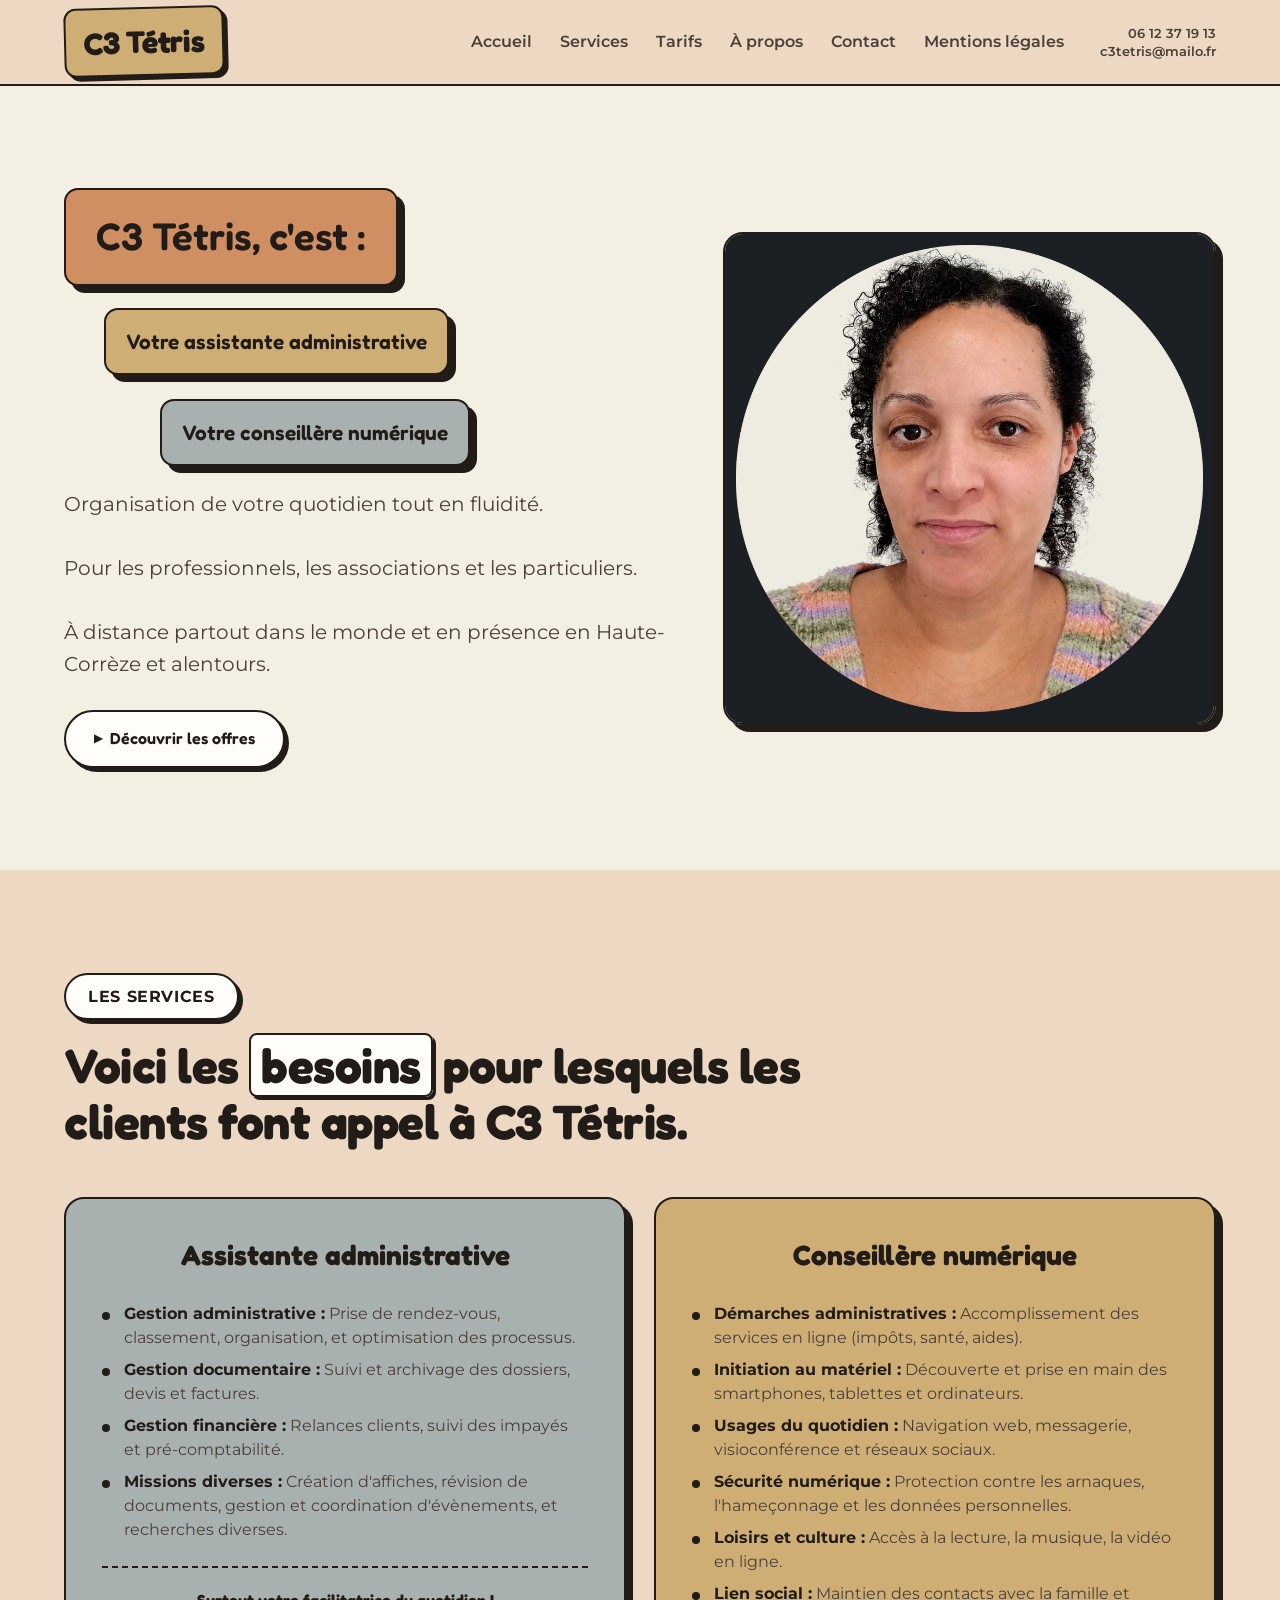
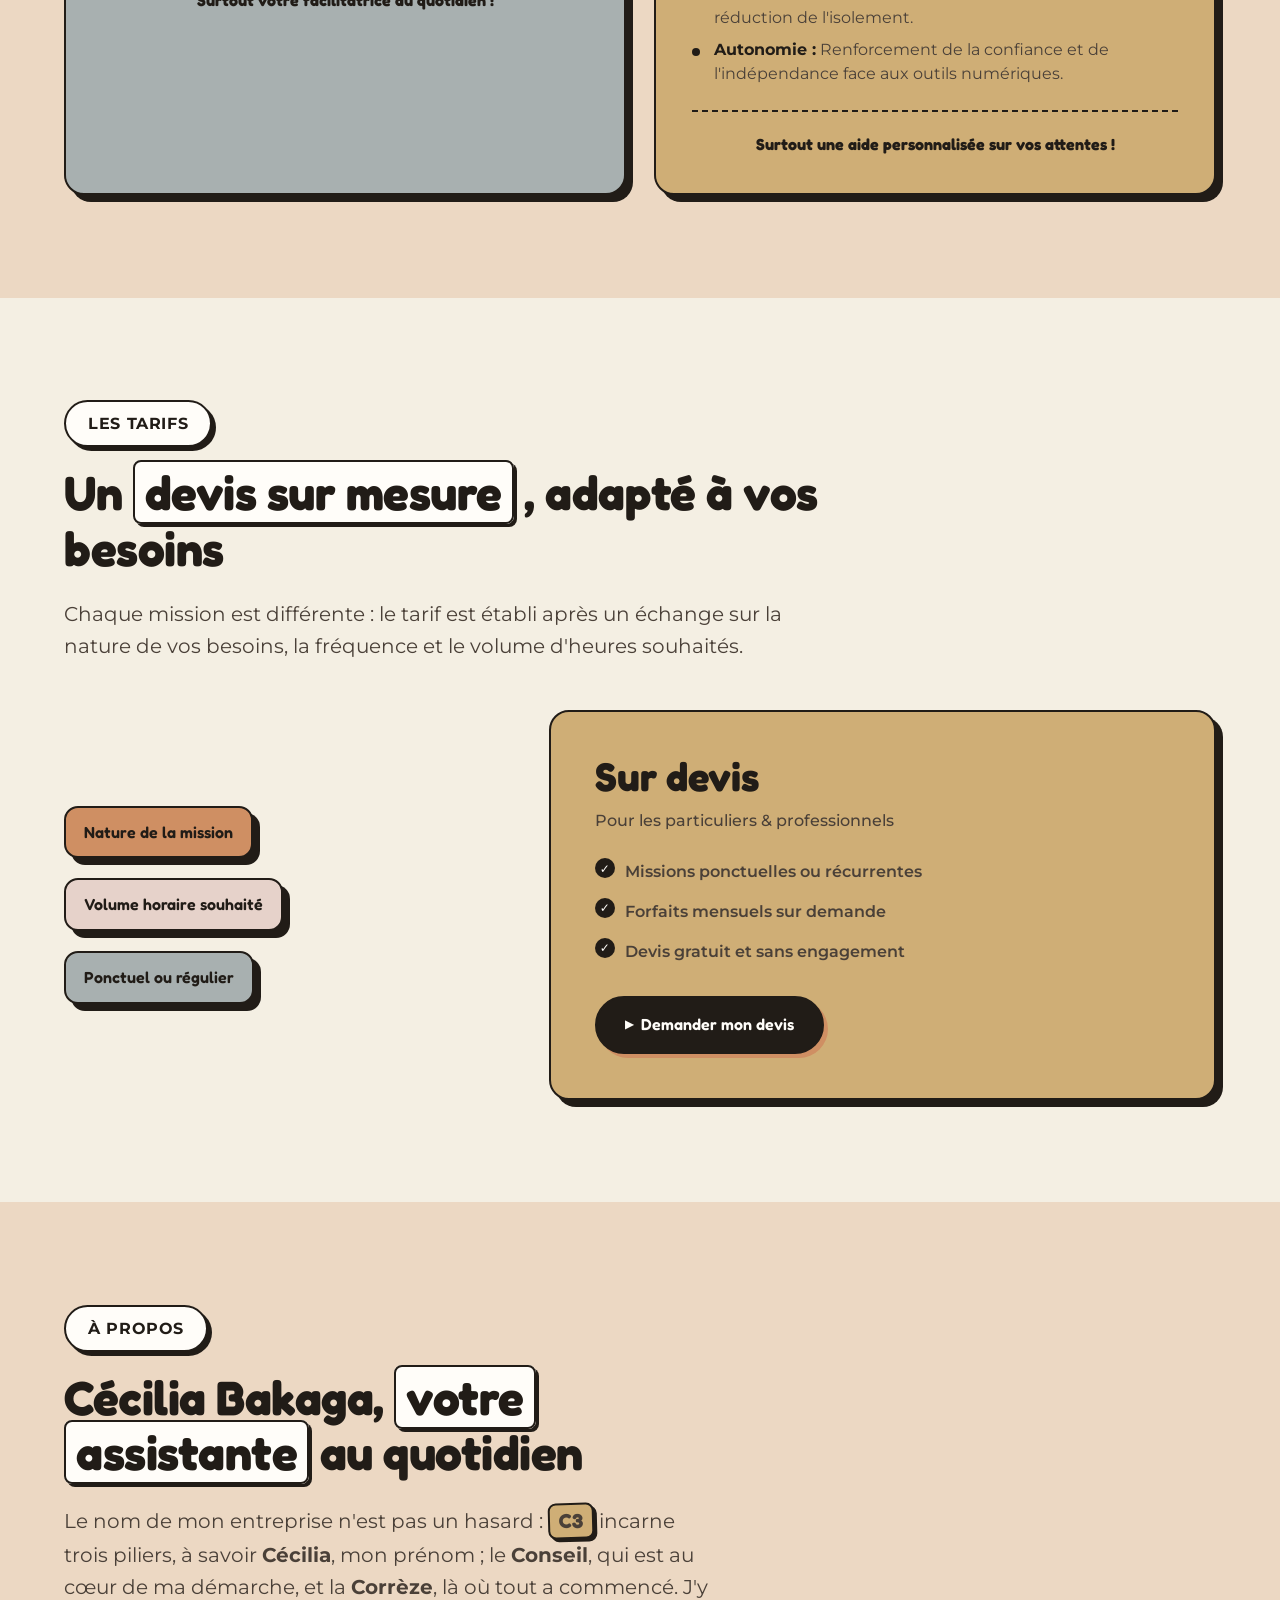
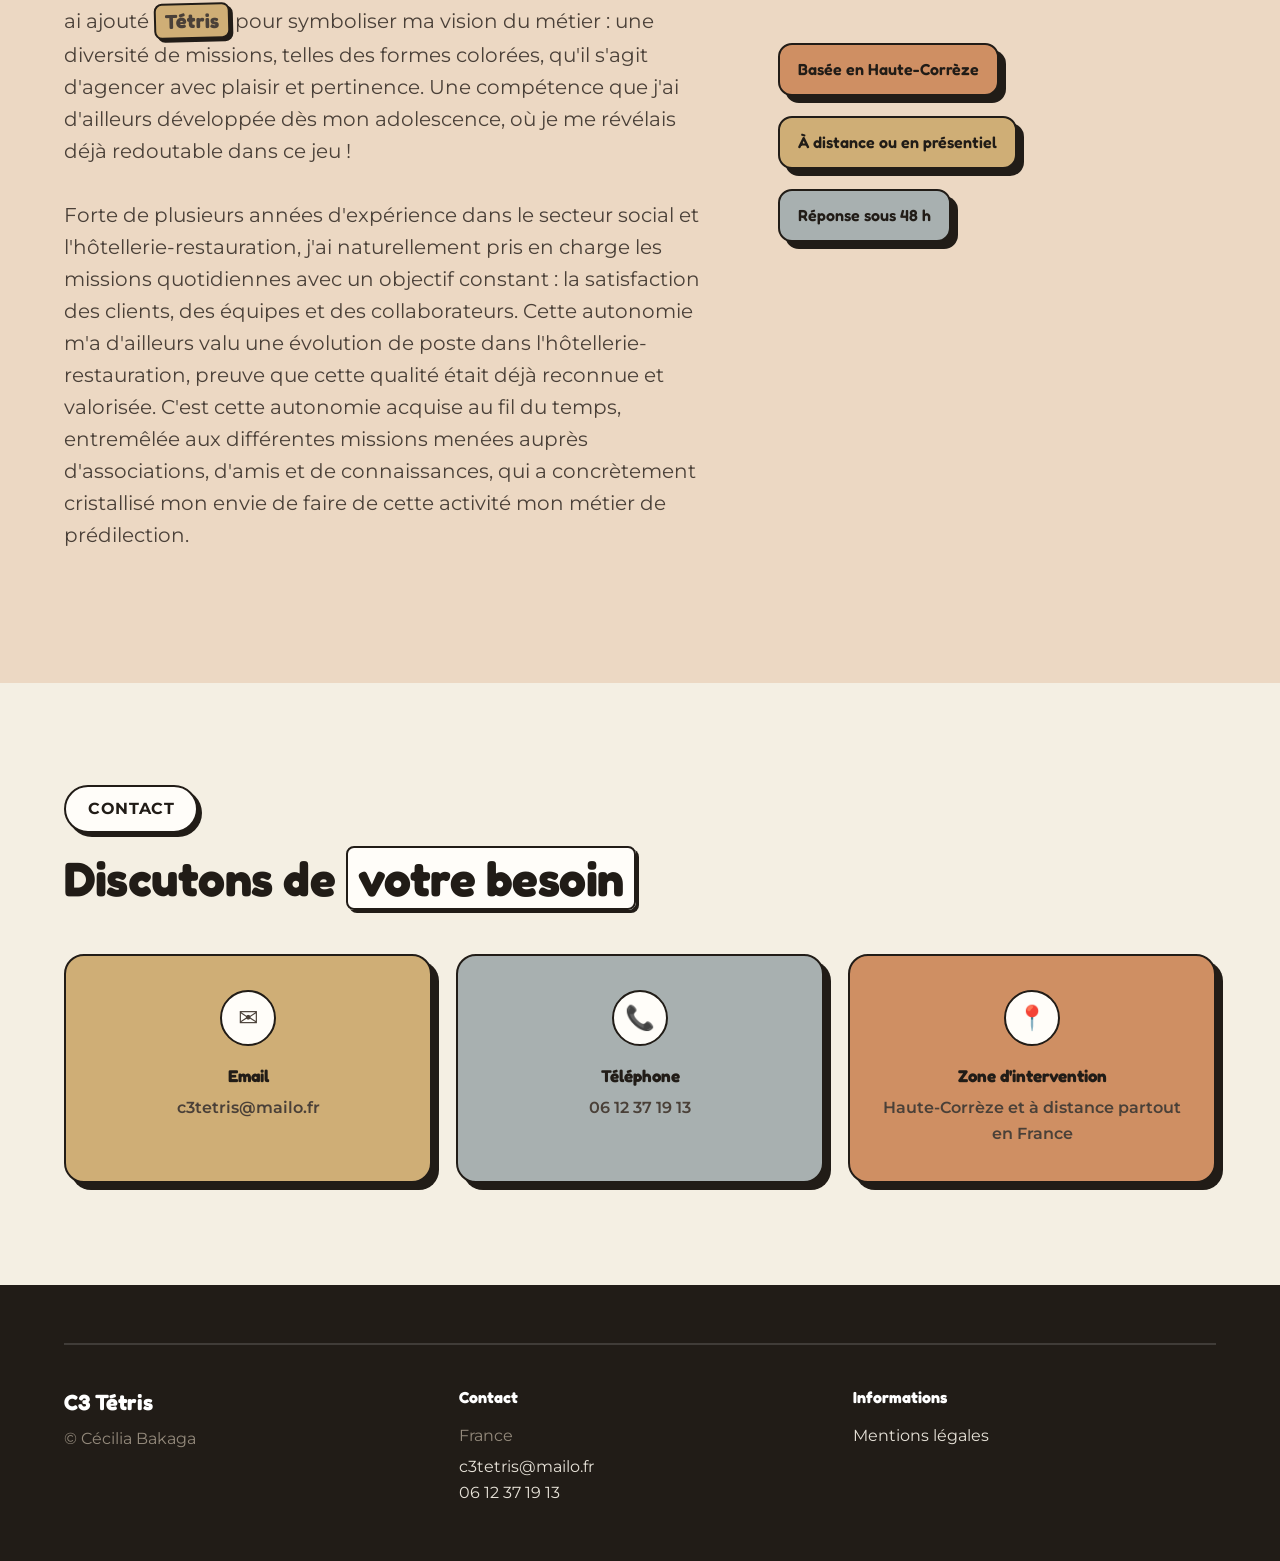
<file: apercu.html>
<!DOCTYPE html>
<html lang="fr">
<head>
  <meta charset="utf-8">
  <meta name="viewport" content="width=device-width, initial-scale=1">
  <title>C3 Tétris — Assistante digitale et numérique</title>
  <meta name="description" content="Votre assistante digitale, et accompagnatrice numérique.">
  <link rel="preconnect" href="https://fonts.googleapis.com">
  <link rel="preconnect" href="https://fonts.gstatic.com" crossorigin>
  <link href="https://fonts.googleapis.com/css2?family=Fredoka:wght@500;600;700&family=Montserrat:ital,wght@0,400;0,500;0,600;0,700&display=swap" rel="stylesheet">
  <style>
/* ===== Design tokens — neubrutalist / scrapbook style ===== */
:root {
  --cream: #f4efe3;
  --white: #fffdf9;
  --ink: #211c17;
  --body: #4a4038;
  --secondary: #948a7c;

  /* muted, elegant earth-tone family — matching the business card */
  --peach: #cf8f63;    /* terracotta / rust */
  --mint: #a8b0b0;     /* dusty blue-grey */
  --yellow: #cfae76;   /* warm tan / ochre */
  --pink: #e6d2ca;     /* dusty pink / mauve */

  /* alternating rhythm: cream / terracotta-tint, staying in the same warm family */
  --sec-tint: #ecd8c3;
  --sec-home: var(--cream);
  --sec-services: var(--sec-tint);
  --sec-pricing: var(--cream);
  --sec-about: var(--sec-tint);
  --sec-contact: var(--cream);

  --radius: 20px;
  --radius-sm: 14px;
  --border: 2.5px solid var(--ink);
  --shadow-hard: 7px 7px 0 var(--ink);
  --shadow-hard-sm: 4px 4px 0 var(--ink);
  --maxw: 1200px;
  --nav-h: 84px;
}

/* ===== Reset ===== */
*, *::before, *::after { box-sizing: border-box; }
html { scroll-behavior: smooth; scroll-padding-top: var(--nav-h); }
body {
  margin: 0;
  font-family: Montserrat, system-ui, sans-serif;
  color: var(--body);
  background: var(--cream);
  line-height: 1.6;
  -webkit-font-smoothing: antialiased;
}
img { max-width: 100%; height: auto; display: block; }
a { color: inherit; text-decoration: none; }
ul { margin: 0; padding: 0; list-style: none; }
h1, h2, h3, h4 {
  color: var(--ink); margin: 0;
  font-family: "Fredoka", Montserrat, system-ui, sans-serif;
  font-weight: 700;
}

.container { width: 100%; max-width: var(--maxw); margin-inline: auto; padding-inline: 24px; }

/* ===== Typography ===== */
.display-1 {
  font-size: clamp(2rem, 4vw + 1rem, 54px);
  line-height: 1.12; font-weight: 700;
}
.display-2 {
  font-size: clamp(1.85rem, 3vw + 1rem, 48px);
  line-height: 1.15; font-weight: 700; letter-spacing: -.01em;
}
.paragraph-large {
  font-size: clamp(1.02rem, 1vw + .75rem, 20px);
  line-height: 1.6;
  margin: 22px 0 30px;
}
.label {
  display: inline-block;
  text-transform: uppercase;
  font-size: 16px;
  font-weight: 700;
  letter-spacing: .04em;
  color: var(--ink);
  background: var(--white);
  border: 2.5px solid var(--ink);
  border-radius: 30px;
  padding: 9px 22px;
  box-shadow: 4px 4px 0 var(--ink);
  margin: 0 0 18px;
}
/* highlighter chip instead of gradient text — stays legible on any section color */
.text-gradient {
  background: var(--white);
  border: 2px solid var(--ink);
  padding: 1px 10px;
  border-radius: 8px;
  box-shadow: 3px 3px 0 var(--ink);
  box-decoration-break: clone;
  -webkit-box-decoration-break: clone;
  display: inline;
}

/* ===== Hero role tiles / signature hard-shadow tag ===== */
.hero-roles {
  display: grid;
  grid-template-columns: 1fr;
  gap: 24px;
  margin: 0;
}
.role-square {
  display: block;
  padding: 18px 20px;
  background: var(--white);
  color: var(--ink);
  font-family: "Fredoka", sans-serif;
  font-size: clamp(1rem, 1vw + .7rem, 1.3rem);
  font-weight: 600;
  line-height: 1.3;
  border: var(--border);
  border-radius: var(--radius-sm);
  box-shadow: var(--shadow-hard);
  transition: transform .15s ease, box-shadow .15s ease;
  width: fit-content;
}
.hero-kicker {
  margin-bottom: 22px;
  font-size: clamp(1.6rem, 2.5vw + 1rem, 2.4rem);
  padding: 22px 30px;
}
.role-square:hover { transform: translate(3px, 3px); box-shadow: 4px 4px 0 var(--ink); }
.hero-roles .role-square:nth-child(1) { margin-left: 40px; }
.hero-roles .role-square:nth-child(2) { margin-left: 96px; }
.role-square--peach    { background: var(--peach); }
.role-square--yellow   { background: var(--yellow); }
.role-square--lavender { background: var(--pink); }
.role-square--mint     { background: var(--mint); }
.role-square--pink     { background: var(--pink); }

/* ===== Sections — one vivid color each, same coherent family ===== */
.section { padding-block: clamp(56px, 8vw, 110px); }
.section--home     { background: var(--sec-home); }
.section--about     { background: var(--sec-about); }
.section--services  { background: var(--sec-services); }
.section--pricing   { background: var(--sec-pricing); }
.section--contact   { background: var(--sec-contact); }

/* ===== Navbar ===== */
.navbar {
  position: sticky; top: 0; z-index: 100;
  background: var(--sec-tint);
  border-bottom: var(--border);
}
.navbar-inner {
  display: flex; align-items: center; justify-content: space-between;
  height: var(--nav-h);
}
.brand {
  display: inline-flex; align-items: center;
  font-family: "Fredoka", sans-serif;
  font-weight: 700; font-size: clamp(24px, 2.4vw, 32px); color: var(--ink); letter-spacing: -.01em;
  background: var(--yellow);
  border: var(--border);
  border-radius: 12px;
  padding: 8px 18px;
  box-shadow: var(--shadow-hard-sm);
  transform: rotate(-1.5deg);
  transition: transform .15s ease, box-shadow .15s ease;
}
.brand:hover { transform: rotate(0deg) translate(2px, 2px); box-shadow: 2px 2px 0 var(--ink); }

/* same nameplate treatment as the navbar brand, sized for inline text */
.name-chip {
  display: inline-block;
  font-family: "Fredoka", sans-serif;
  font-weight: 700;
  background: var(--yellow);
  border: 2px solid var(--ink);
  border-radius: 8px;
  padding: 0 9px;
  box-shadow: 3px 3px 0 var(--ink);
  transform: rotate(-1.5deg);
}
.nav-desktop { display: flex; align-items: center; gap: 36px; }
.nav-desktop ul { display: flex; gap: 28px; }
.nav-desktop a { font-weight: 600; transition: color .2s; }
.nav-desktop a:hover { color: var(--peach); }
.nav-contact { display: flex; flex-direction: column; font-size: 13px; line-height: 1.4; text-align: right; font-weight: 600; }
.nav-contact a:hover { color: var(--peach); }

.nav-toggle {
  display: none; flex-direction: column; gap: 5px;
  background: none; border: 0; cursor: pointer; padding: 8px;
}
.nav-toggle span { width: 26px; height: 3px; border-radius: 2px; background: var(--ink); transition: .3s; }
.nav-toggle[aria-expanded="true"] span:nth-child(1) { transform: translateY(8px) rotate(45deg); }
.nav-toggle[aria-expanded="true"] span:nth-child(2) { opacity: 0; }
.nav-toggle[aria-expanded="true"] span:nth-child(3) { transform: translateY(-8px) rotate(-45deg); }

.nav-mobile { border-top: var(--border); background: var(--sec-tint); padding: 20px 24px; }
.nav-mobile ul { display: flex; flex-direction: column; gap: 4px; }
.nav-mobile a { display: block; padding: 12px 0; font-weight: 600; font-size: 18px; }
.nav-mobile .nav-contact { text-align: left; margin-top: 16px; font-size: 15px; }

/* ===== Hero ===== */
.hero-grid {
  display: grid; grid-template-columns: 1.1fr .9fr;
  gap: 56px; align-items: center;
}
.hero-image { border-radius: var(--radius); border: var(--border); box-shadow: var(--shadow-hard); width: 100%; }

/* ===== Buttons ===== */
.btn {
  display: inline-flex; align-items: center; gap: 8px;
  font-family: "Fredoka", sans-serif;
  font-weight: 600; font-size: 16px;
  padding: 14px 28px; border-radius: 40px;
  border: var(--border);
  transition: transform .15s ease, box-shadow .15s ease;
}
.btn-icon { font-size: 11px; }
.btn--primary { background: var(--white); color: var(--ink); box-shadow: var(--shadow-hard-sm); }
.btn--dark    { background: var(--ink); color: var(--white); box-shadow: 4px 4px 0 var(--peach); }
.btn--light   { background: var(--white); color: var(--ink); box-shadow: var(--shadow-hard-sm); }
.btn:hover { transform: translate(3px, 3px); box-shadow: 1px 1px 0 var(--ink); }
.btn--dark:hover { box-shadow: 1px 1px 0 var(--peach); }

/* ===== Headline ===== */
.headline { max-width: 760px; margin-bottom: 48px; }
.headline .paragraph-large { margin-bottom: 0; }

/* ===== Service cards ===== */
.cards { display: grid; grid-template-columns: 1fr 1fr; gap: 28px; }
.card {
  background: var(--white); border-radius: var(--radius);
  box-shadow: var(--shadow-hard); border: var(--border);
  padding: 34px 36px 36px;
}
.card--peach, .card--lavender { }
.card--peach    { background: var(--mint); }
.card--lavender { background: var(--yellow); }
.card-icon { display: flex; justify-content: center; margin-bottom: 8px; }
.card-icon img { height: 64px; width: auto; }
.card-title { font-size: 28px; text-align: center; margin: 0 0 24px; }
.card ul li { position: relative; padding-left: 22px; margin-bottom: 8px; }
.card ul li::before {
  content: ""; position: absolute; left: 0; top: 10px;
  width: 8px; height: 8px; border-radius: 50%; background: var(--ink);
}
.card strong { color: var(--ink); display: block; margin-bottom: 10px; }
.card-list-detailed li { line-height: 1.5; margin-bottom: 12px; }
.card-list-detailed strong { display: inline; margin: 0; }
.card-tagline {
  text-align: center; font-weight: 700; color: var(--ink);
  font-family: "Fredoka", sans-serif;
  margin: 24px 0 0; padding-top: 20px; border-top: 2px dashed var(--ink);
}

/* ===== À propos ===== */
.about-grid {
  display: grid; grid-template-columns: 1.2fr .8fr;
  gap: 56px; align-items: center;
}
.about-facts { display: flex; flex-direction: column; gap: 20px; align-items: flex-start; }
.about-facts .role-square { font-size: 1rem; padding: 14px 18px; }

/* ===== Tarifs / devis sur mesure ===== */
.quote-grid {
  display: grid; grid-template-columns: .8fr 1.2fr;
  gap: 40px; align-items: center;
}
.quote-factors { display: flex; flex-direction: column; gap: 20px; align-items: flex-start; }
.quote-factors .role-square { font-size: 1rem; padding: 14px 18px; }
.pricing-card {
  background: var(--white); border-radius: var(--radius);
  box-shadow: var(--shadow-hard); border: var(--border);
  padding: 44px;
}
.pricing-card--feature { background: var(--yellow); }
.price { font-family: "Fredoka", sans-serif; font-size: clamp(2rem, 3.5vw, 40px); font-weight: 700; line-height: 1; margin-bottom: 12px; }
.price span { font-size: .45em; font-weight: 500; color: var(--secondary); }
.pricing-card h4 { font-weight: 500; font-family: Montserrat, sans-serif; color: var(--body); margin-bottom: 26px; }
.bullet-list { margin-bottom: 32px; }
.bullet-list li { position: relative; padding-left: 30px; margin-bottom: 14px; font-weight: 600; }
.bullet-list li::before {
  content: "✓"; position: absolute; left: 0; top: -1px;
  width: 20px; height: 20px; display: flex; align-items: center; justify-content: center;
  background: var(--ink); color: var(--white); font-size: 12px; font-weight: 700;
  border-radius: 50%;
}

/* ===== Contact ===== */
.contact-grid { display: grid; grid-template-columns: repeat(3, 1fr); gap: 24px; }
.contact-card {
  display: block; background: var(--white); border-radius: var(--radius);
  box-shadow: var(--shadow-hard); border: var(--border);
  padding: 34px 26px; text-align: center;
  transition: transform .15s ease, box-shadow .15s ease;
}
.contact-card:hover { transform: translate(3px, 3px); box-shadow: var(--shadow-hard-sm); }
.contact-icon {
  display: inline-flex; align-items: center; justify-content: center;
  width: 56px; height: 56px; border-radius: 50%; border: var(--border);
  font-size: 24px; margin-bottom: 16px;
}
.contact-card--yellow   { background: var(--yellow); }
.contact-card--mint     { background: var(--mint); }
.contact-card--lavender { background: var(--peach); }
.contact-icon--peach, .contact-icon--yellow, .contact-icon--mint { background: var(--white); }
.contact-card h3 { font-size: 17px; margin-bottom: 6px; }
.contact-card p { margin: 0; color: var(--body); font-weight: 600; }

/* ===== Footer ===== */
.footer { background: var(--ink); color: #e7e2d8; padding-block: 56px; border-top: var(--border); }
.footer .divider { height: 2px; background: rgba(255,255,255,.14); margin-bottom: 40px; }
.footer-grid { display: grid; grid-template-columns: 1fr 1fr 1fr; gap: 32px; }
.footer h4 { color: #fff; margin-bottom: 12px; font-family: "Fredoka", sans-serif; }
.footer-brand { color: #fff; font-family: "Fredoka", sans-serif; font-weight: 700; font-size: 22px; margin: 0 0 6px; }
.footer-muted { color: var(--secondary); margin: 0 0 6px; }
.footer a:hover { color: var(--peach); }

/* ===== Mentions légales ===== */
.legal-card { max-width: 820px; margin: 0 auto 28px; }
.legal-card--terra { background: var(--peach); }
.legal-card--pink  { background: var(--pink); }
.legal-card--blue  { background: var(--mint); }
.legal-card-title { text-align: left; margin: 0 0 16px; font-size: 24px; }
.legal-list li { margin-bottom: 10px; line-height: 1.5; }
.legal-list li strong { display: inline; margin-right: 4px; }
.legal-note {
  margin-top: 18px; padding-top: 16px;
  border-top: 2px dashed var(--ink);
  font-size: 15px; color: var(--body);
}
.legal-card h4 { font-family: "Fredoka", sans-serif; font-weight: 600; font-size: 19px; margin: 22px 0 8px; color: var(--ink); }
.legal-card h4:first-of-type { margin-top: 0; }
.legal-card p { margin: 0 0 14px; line-height: 1.65; }
.legal-card p:last-child { margin-bottom: 0; }
.legal-card a { text-decoration: underline; }

/* ===== Scroll reveal ===== */
[data-reveal] { opacity: 0; transform: translateY(24px); transition: opacity .7s ease, transform .7s ease; }
[data-reveal].is-visible { opacity: 1; transform: none; }

/* ===== Responsive ===== */
@media (max-width: 900px) {
  .nav-desktop { display: none; }
  .nav-toggle { display: flex; }
  .hero-grid { grid-template-columns: 1fr; gap: 36px; }
  .hero-media { order: -1; }
  .cards { grid-template-columns: 1fr; }
  .footer-grid { grid-template-columns: 1fr; }
  .about-grid { grid-template-columns: 1fr; gap: 32px; }
  .contact-grid { grid-template-columns: 1fr; }
  .quote-grid { grid-template-columns: 1fr; }
  .quote-factors { flex-direction: row; flex-wrap: wrap; }
  .hero-roles .role-square:nth-child(1) { margin-left: 14px; }
  .hero-roles .role-square:nth-child(2) { margin-left: 32px; }
}

@media (prefers-reduced-motion: reduce) {
  html { scroll-behavior: auto; }
  [data-reveal] { transition: none; opacity: 1; transform: none; }
  .role-square, .btn, .contact-card { transition: none; }
}

</style>
</head>
<body>
  <!-- ===== Navbar ===== -->
  <header class="navbar">
    <div class="container navbar-inner">
      <a href="#home" class="brand">C3 Tétris</a>

      <nav class="nav-desktop" aria-label="Navigation principale">
        <ul>
          <li><a href="#home">Accueil</a></li>
          <li><a href="#services">Services</a></li>
          <li><a href="#pricing">Tarifs</a></li>
          <li><a href="#about">À propos</a></li>
          <li><a href="#contact">Contact</a></li>
          <li><a href="mentions-legales.html">Mentions légales</a></li>
        </ul>
        <div class="nav-contact">
          <a href="tel:+33612371913">06 12 37 19 13</a>
          <a href="mailto:c3tetris@mailo.fr">c3tetris@mailo.fr</a>
        </div>
      </nav>

      <button class="nav-toggle" aria-label="Ouvrir le menu" aria-expanded="false" aria-controls="mobile-menu">
        <span></span><span></span><span></span>
      </button>
    </div>

    <nav id="mobile-menu" class="nav-mobile" aria-label="Navigation mobile" hidden>
      <ul>
        <li><a href="#home">Accueil</a></li>
        <li><a href="#services">Services</a></li>
        <li><a href="#pricing">Tarifs</a></li>
        <li><a href="#about">À propos</a></li>
        <li><a href="#contact">Contact</a></li>
        <li><a href="mentions-legales.html">Mentions légales</a></li>
      </ul>
      <div class="nav-contact">
        <a href="tel:+33612371913">06 12 37 19 13</a>
        <a href="mailto:c3tetris@mailo.fr">c3tetris@mailo.fr</a>
      </div>
    </nav>
  </header>

  <main>
    <!-- ===== Hero ===== -->
    <section id="home" class="section section--home hero">
      <div class="container hero-grid">
        <div class="hero-content" data-reveal>
          <span class="role-square role-square--peach hero-kicker">C3 Tétris, c'est :</span>
          <h1 class="hero-roles">
            <span class="role-square role-square--yellow">Votre assistante administrative</span>
            <span class="role-square role-square--mint">Votre conseillère numérique</span>
          </h1>
          <p class="paragraph-large" data-reveal>
            Organisation de votre quotidien tout en fluidité.<br><br>
            Pour les professionnels, les associations et les particuliers.<br><br>
            À distance partout dans le monde et en présence
            en Haute-Corrèze et alentours.
          </p>
          <a class="btn btn--primary" href="#pricing"><span class="btn-icon" aria-hidden="true">▶</span> Découvrir les offres</a>
        </div>

        <div class="hero-media" data-reveal>
          <img class="hero-image"
               src="assets/images/portrait.jpg"
               alt="Assistante C3 Tétris à son bureau, écran affichant des blocs Tétris et classeurs organisés"
               loading="eager" width="900" height="900">
        </div>
      </div>
    </section>

    <!-- ===== Services ===== -->
    <section id="services" class="section section--services">
      <div class="container">
        <div class="headline" data-reveal>
          <p class="label">Les services</p>
          <h2 class="display-2">
            Voici les <span class="text-gradient">besoins</span> pour lesquels
            les clients font appel à C3 Tétris.
          </h2>
        </div>

        <div class="cards">
          <!-- Card 1 : administrative -->
          <article class="card card--peach" data-reveal>
            <h3 class="card-title">Assistante administrative</h3>
            <ul class="card-list-detailed">
              <li><strong>Gestion administrative :</strong> Prise de rendez-vous, classement, organisation, et optimisation des processus.</li>
              <li><strong>Gestion documentaire :</strong> Suivi et archivage des dossiers, devis et factures.</li>
              <li><strong>Gestion financière :</strong> Relances clients, suivi des impayés et pré-comptabilité.</li>
              <li><strong>Missions diverses :</strong> Création d'affiches, révision de documents, gestion et coordination d'évènements, et recherches diverses.</li>
            </ul>
            <p class="card-tagline">Surtout votre facilitatrice du quotidien !</p>
          </article>

          <!-- Card 2 : numérique -->
          <article class="card card--lavender" data-reveal>
            <h3 class="card-title">Conseillère numérique</h3>
            <ul class="card-list-detailed">
              <li><strong>Démarches administratives :</strong> Accomplissement des services en ligne (impôts, santé, aides).</li>
              <li><strong>Initiation au matériel :</strong> Découverte et prise en main des smartphones, tablettes et ordinateurs.</li>
              <li><strong>Usages du quotidien :</strong> Navigation web, messagerie, visioconférence et réseaux sociaux.</li>
              <li><strong>Sécurité numérique :</strong> Protection contre les arnaques, l'hameçonnage et les données personnelles.</li>
              <li><strong>Loisirs et culture :</strong> Accès à la lecture, la musique, la vidéo en ligne.</li>
              <li><strong>Lien social :</strong> Maintien des contacts avec la famille et réduction de l'isolement.</li>
              <li><strong>Autonomie :</strong> Renforcement de la confiance et de l'indépendance face aux outils numériques.</li>
            </ul>
            <p class="card-tagline">Surtout une aide personnalisée sur vos attentes !</p>
          </article>
        </div>
      </div>
    </section>

    <!-- ===== Tarifs ===== -->
    <section id="pricing" class="section section--pricing pricing">
      <div class="container">
        <div class="headline" data-reveal>
          <p class="label">Les tarifs</p>
          <h2 class="display-2">Un <span class="text-gradient">devis sur mesure</span> , adapté à vos besoins</h2>
          <p class="paragraph-large">
            Chaque mission est différente : le tarif est établi après un échange
            sur la nature de vos besoins, la fréquence et le volume d'heures souhaités.
          </p>
        </div>

        <div class="quote-grid">
          <div class="quote-factors" data-reveal>
            <span class="role-square role-square--peach">Nature de la mission</span>
            <span class="role-square role-square--lavender">Volume horaire souhaité</span>
            <span class="role-square role-square--mint">Ponctuel ou régulier</span>
          </div>

          <article class="pricing-card pricing-card--feature" data-reveal>
            <h3 class="price">Sur devis</h3>
            <h4>Pour les particuliers &amp; professionnels</h4>
            <ul class="bullet-list">
              <li>Missions ponctuelles ou récurrentes</li>
              <li>Forfaits mensuels sur demande</li>
              <li>Devis gratuit et sans engagement</li>
            </ul>
            <a class="btn btn--dark" href="mailto:c3tetris@mailo.fr?subject=Demande%20de%20devis"><span class="btn-icon" aria-hidden="true">▶</span> Demander mon devis</a>
          </article>
        </div>
      </div>
    </section>
    <!-- ===== À propos ===== -->
    <section id="about" class="section section--about about">
      <div class="container about-grid">
        <div class="about-content" data-reveal>
          <p class="label">À propos</p>
          <h2 class="display-2">
            Cécilia Bakaga, <span class="text-gradient">votre assistante</span> au quotidien
          </h2>
          <p class="paragraph-large">
            Le nom de mon entreprise n'est pas un hasard : <span class="name-chip">C3</span> incarne
            trois piliers, à savoir <strong>Cécilia</strong>, mon prénom ; le <strong>Conseil</strong>, qui est au
            cœur de ma démarche, et la <strong>Corrèze</strong>, là où tout a commencé. J'y ai
            ajouté <span class="name-chip">Tétris</span> pour symboliser ma vision du métier : une
            diversité de missions, telles des formes colorées, qu'il s'agit
            d'agencer avec plaisir et pertinence. Une compétence que j'ai
            d'ailleurs développée dès mon adolescence, où je me révélais déjà
            redoutable dans ce jeu !
            <br><br>
            Forte de plusieurs années d'expérience dans le secteur social et
            l'hôtellerie-restauration, j'ai naturellement pris en charge les
            missions quotidiennes avec un objectif constant : la satisfaction
            des clients, des équipes et des collaborateurs. Cette autonomie
            m'a d'ailleurs valu une évolution de poste dans l'hôtellerie-restauration,
            preuve que cette qualité était déjà reconnue et valorisée. C'est cette
            autonomie acquise au fil du temps, entremêlée aux différentes
            missions menées auprès d'associations, d'amis et de connaissances,
            qui a concrètement cristallisé mon envie de faire de cette
            activité mon métier de prédilection.
          </p>
        </div>
        <div class="about-facts" data-reveal>
          <span class="role-square role-square--peach">Basée en Haute-Corrèze</span>
          <span class="role-square role-square--yellow">À distance ou en présentiel</span>
          <span class="role-square role-square--mint">Réponse sous 48 h</span>
        </div>
      </div>
    </section>

    <!-- ===== Contact ===== -->
    <section id="contact" class="section section--contact contact">
      <div class="container">
        <div class="headline" data-reveal>
          <p class="label">Contact</p>
          <h2 class="display-2">Discutons de <span class="text-gradient">votre besoin</span></h2>
        </div>

        <div class="contact-grid">
          <a class="contact-card contact-card--yellow" href="mailto:c3tetris@mailo.fr" data-reveal>
            <span class="contact-icon contact-icon--peach" aria-hidden="true">✉️</span>
            <h3>Email</h3>
            <p>c3tetris@mailo.fr</p>
          </a>
          <a class="contact-card contact-card--mint" href="tel:+33612371913" data-reveal>
            <span class="contact-icon contact-icon--yellow" aria-hidden="true">📞</span>
            <h3>Téléphone</h3>
            <p>06 12 37 19 13</p>
          </a>
          <div class="contact-card contact-card--lavender" data-reveal>
            <span class="contact-icon contact-icon--mint" aria-hidden="true">📍</span>
            <h3>Zone d'intervention</h3>
            <p>Haute-Corrèze et à distance partout en France</p>
          </div>
        </div>
      </div>
    </section>
  </main>

  <!-- ===== Footer ===== -->
  <footer class="footer">
    <div class="container">
      <div class="divider"></div>
      <div class="footer-grid">
        <div>
          <p class="footer-brand">C3 Tétris</p>
          <p class="footer-muted">© Cécilia Bakaga</p>
        </div>
        <div>
          <h4>Contact</h4>
          <p class="footer-muted">France</p>
          <a href="mailto:c3tetris@mailo.fr">c3tetris@mailo.fr</a><br>
          <a href="tel:+33612371913">06 12 37 19 13</a>
        </div>
        <div>
          <h4>Informations</h4>
          <a href="mentions-legales.html">Mentions légales</a>
        </div>
      </div>
    </div>
  </footer>

  <script>
// Mobile navigation toggle
const toggle = document.querySelector('.nav-toggle');
const menu = document.getElementById('mobile-menu');

toggle.addEventListener('click', () => {
  const open = toggle.getAttribute('aria-expanded') === 'true';
  toggle.setAttribute('aria-expanded', String(!open));
  toggle.setAttribute('aria-label', open ? 'Ouvrir le menu' : 'Fermer le menu');
  menu.hidden = open;
});

// Close the mobile menu after tapping a link
menu.querySelectorAll('a').forEach((link) => {
  link.addEventListener('click', () => {
    toggle.setAttribute('aria-expanded', 'false');
    menu.hidden = true;
  });
});

// Scroll-reveal with IntersectionObserver
const revealEls = document.querySelectorAll('[data-reveal]');

if ('IntersectionObserver' in window) {
  const observer = new IntersectionObserver((entries) => {
    entries.forEach((entry) => {
      if (entry.isIntersecting) {
        entry.target.classList.add('is-visible');
        observer.unobserve(entry.target);
      }
    });
  }, { threshold: 0.15 });

  revealEls.forEach((el) => observer.observe(el));
} else {
  revealEls.forEach((el) => el.classList.add('is-visible'));
}

</script>
</body>
</html>
</file>
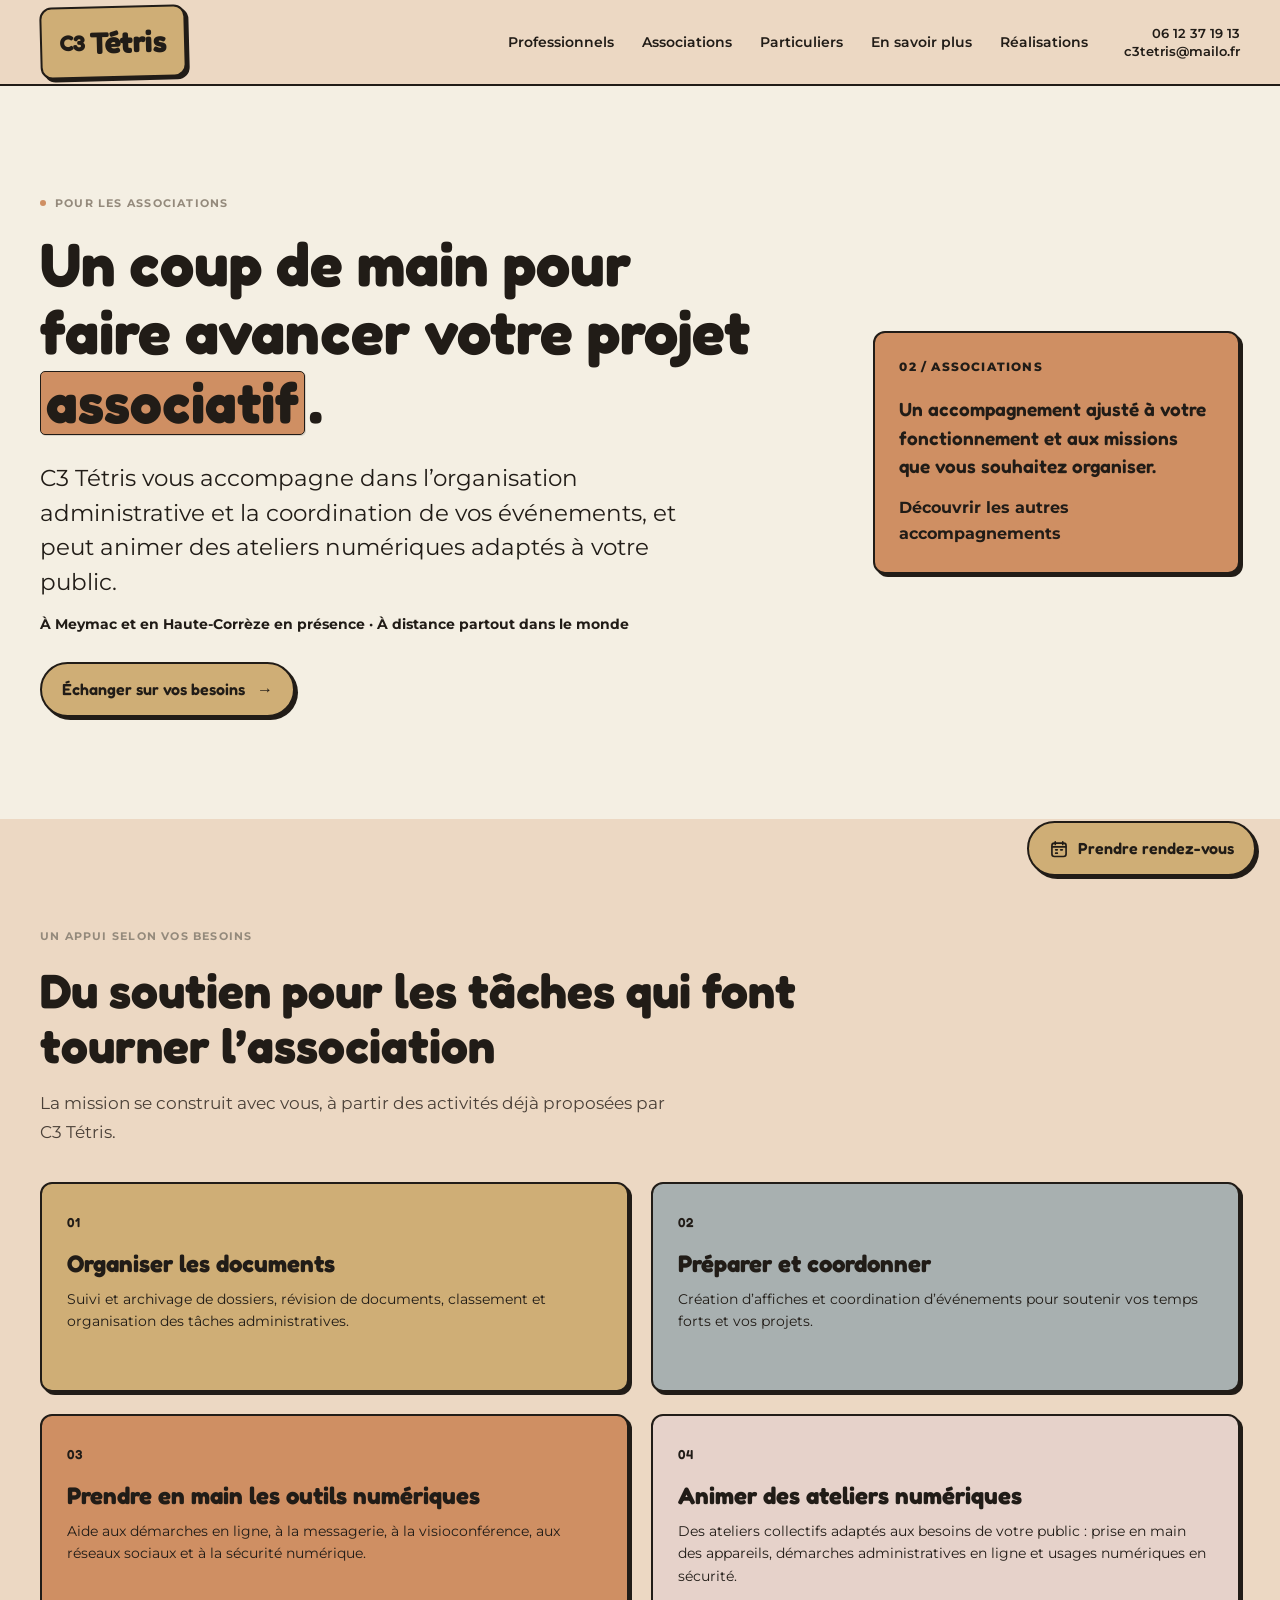
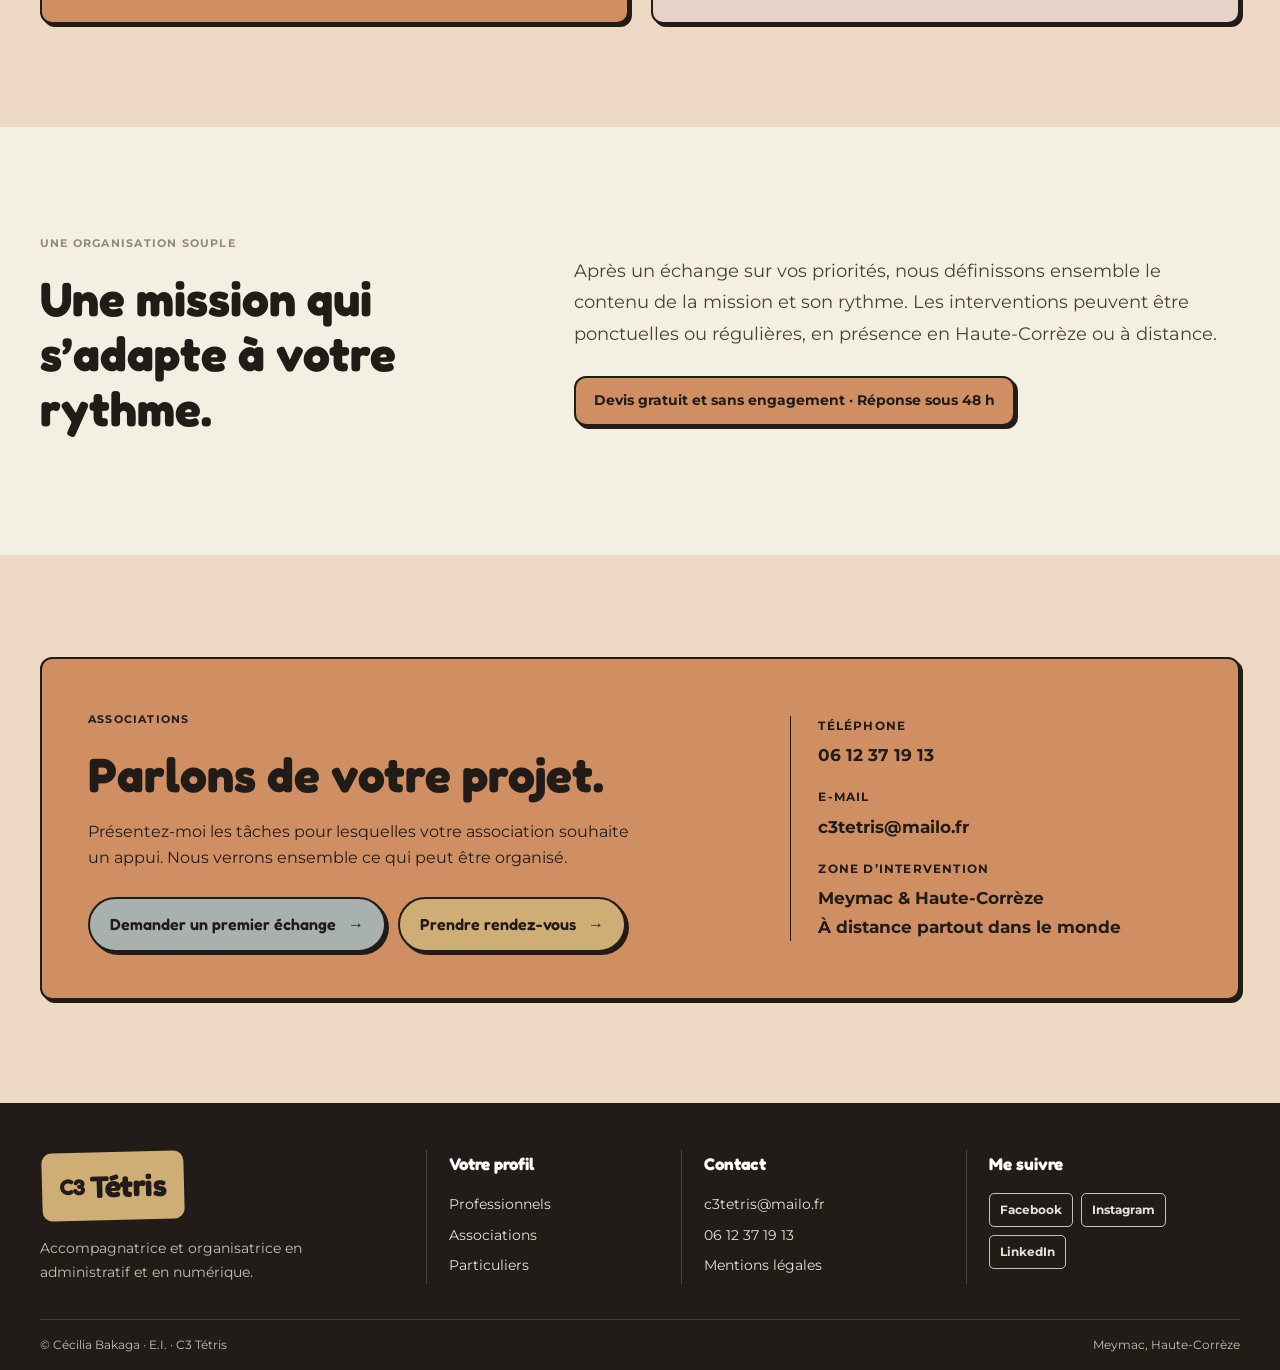
<file: associations.html>
<!doctype html>
<html lang="fr">
<head>
  <meta charset="utf-8">
  <meta name="viewport" content="width=device-width, initial-scale=1">
  <title>Ateliers numériques et accompagnement associatif | C3 Tétris</title>
  <meta name="description" content="C3 Tétris accompagne les associations dans leur organisation et anime des ateliers numériques pour leur public, à Meymac, en Haute-Corrèze ou à distance.">
  <link rel="canonical" href="https://www.c3tetris.fr/associations.html">
  <meta property="og:type" content="website">
  <meta property="og:locale" content="fr_FR">
  <meta property="og:site_name" content="C3 Tétris">
  <meta property="og:title" content="Ateliers numériques et accompagnement associatif | C3 Tétris">
  <meta property="og:description" content="Organisation associative et animation d’ateliers numériques pour votre public, à Meymac, en Haute-Corrèze ou à distance.">
  <meta property="og:url" content="https://www.c3tetris.fr/associations.html">
  <meta property="og:image" content="https://www.c3tetris.fr/assets/images/Photo-Drive-fond-creme-EEECE0.png">
  <meta property="og:image:alt" content="Portrait de Cécilia Bakaga, fondatrice de C3 Tétris">
  <meta name="twitter:card" content="summary_large_image">
  <meta name="twitter:title" content="Ateliers numériques et accompagnement associatif | C3 Tétris">
  <meta name="twitter:description" content="Organisation associative et animation d’ateliers numériques pour votre public, à Meymac, en Haute-Corrèze ou à distance.">
  <meta name="twitter:image" content="https://www.c3tetris.fr/assets/images/Photo-Drive-fond-creme-EEECE0.png">
  <meta name="twitter:image:alt" content="Portrait de Cécilia Bakaga, fondatrice de C3 Tétris">
  <link rel="preconnect" href="https://fonts.googleapis.com">
  <link rel="preconnect" href="https://fonts.gstatic.com" crossorigin>
  <link href="https://fonts.googleapis.com/css2?family=Fredoka:wght@500;600;700&family=Montserrat:ital,wght@0,400;0,500;0,600;0,700&display=swap" rel="stylesheet">
  <link rel="stylesheet" href="styles.css">
  <link rel="stylesheet" href="styles-proposition-epuree.css">
  <link href="https://assets.calendly.com/assets/external/widget.css" rel="stylesheet">
</head>
<body>
  <a class="skip-link" href="#main">Aller au contenu</a>
  <header class="navbar"><div class="container navbar-inner"><a class="brand" href="index.html" aria-label="C3 Tétris, accueil"><span class="brand-mark" aria-hidden="true">C3</span><span>Tétris</span></a><nav class="nav-desktop" aria-label="Navigation principale"><ul><li><a href="professionnels.html">Professionnels</a></li><li><a href="associations.html" aria-current="page">Associations</a></li><li><a href="particuliers.html">Particuliers</a></li><li><a href="en-savoir-plus.html">En savoir plus</a></li><li><a href="realisations.html">Réalisations</a></li></ul><a class="nav-cta" href="#contact">Parlons de vos besoins</a><div class="nav-contact nav-contact--desktop"><a href="tel:+33612371913" aria-label="Appeler C3 Tétris">06 12 37 19 13</a><a href="mailto:c3tetris@mailo.fr" aria-label="Écrire à C3 Tétris">c3tetris@mailo.fr</a></div></nav><button class="nav-toggle" type="button" aria-label="Ouvrir le menu" aria-expanded="false" aria-controls="mobile-menu"><span></span><span></span><span></span></button></div><div class="header-contact-strip" aria-label="Coordonnées rapides"><a class="header-contact-link header-contact-phone" href="tel:+33612371913">06 12 37 19 13</a><a class="header-contact-link header-contact-email" href="mailto:c3tetris@mailo.fr">c3tetris@mailo.fr</a></div><nav id="mobile-menu" class="nav-mobile" aria-label="Navigation mobile" hidden><ul><li><a href="professionnels.html">Professionnels</a></li><li><a href="associations.html" aria-current="page">Associations</a></li><li><a href="particuliers.html">Particuliers</a></li><li><a href="en-savoir-plus.html">En savoir plus</a></li><li><a href="realisations.html">Réalisations</a></li><li><a href="#contact">Contact</a></li></ul><div class="nav-contact"><a href="tel:+33612371913">06 12 37 19 13</a><a href="mailto:c3tetris@mailo.fr">c3tetris@mailo.fr</a></div></nav></header>
  <main id="main">
    <section class="audience-hero section"><div class="container audience-hero-grid"><div><p class="eyebrow"><span class="eyebrow-dot"></span> Pour les associations</p><h1>Un coup de main pour faire avancer votre projet <span class="title-chip title-chip--peach">associatif</span>.</h1><p class="hero-lead">C3 Tétris vous accompagne dans l’organisation administrative et la coordination de vos événements, et peut animer des ateliers numériques adaptés à votre public.</p><p class="service-area">À Meymac et en Haute-Corrèze en présence · À distance partout dans le monde</p><a class="button button-primary" href="#contact">Échanger sur vos besoins <span aria-hidden="true">→</span></a></div><aside class="audience-note audience-note--asso"><span class="note-index">02 / ASSOCIATIONS</span><p>Un accompagnement ajusté à votre fonctionnement et aux missions que vous souhaitez organiser.</p><a class="text-link" href="index.html#publics">Découvrir les autres accompagnements</a></aside></div></section>
    <section class="section section-soft"><div class="container"><div class="section-heading"><p class="eyebrow">Un appui selon vos besoins</p><h2>Du soutien pour les tâches qui font tourner l’association</h2><p>La mission se construit avec vous, à partir des activités déjà proposées par C3 Tétris.</p></div><div class="service-grid service-grid--association">
      <article class="service-card"><span class="service-index">01</span><h3>Organiser les documents</h3><p>Suivi et archivage de dossiers, révision de documents, classement et organisation des tâches administratives.</p></article>
      <article class="service-card"><span class="service-index">02</span><h3>Préparer et coordonner</h3><p>Création d’affiches et coordination d’événements pour soutenir vos temps forts et vos projets.</p></article>
      <article class="service-card"><span class="service-index">03</span><h3>Prendre en main les outils numériques</h3><p>Aide aux démarches en ligne, à la messagerie, à la visioconférence, aux réseaux sociaux et à la sécurité numérique.</p></article>
      <article class="service-card"><span class="service-index">04</span><h3>Animer des ateliers numériques</h3><p>Des ateliers collectifs adaptés aux besoins de votre public : prise en main des appareils, démarches administratives en ligne et usages numériques en sécurité.</p></article>
    </div></div></section>
    <section class="section"><div class="container process-panel process-panel--asso"><div><p class="eyebrow">Une organisation souple</p><h2>Une mission qui s’adapte à votre rythme.</h2></div><div><p>Après un échange sur vos priorités, nous définissons ensemble le contenu de la mission et son rythme. Les interventions peuvent être ponctuelles ou régulières, en présence en Haute-Corrèze ou à distance.</p><p class="location-line">Devis gratuit et sans engagement · Réponse sous 48 h</p></div></div></section>
    <section id="contact" class="section section-contact"><div class="container contact-panel"><div><p class="eyebrow">Associations</p><h2>Parlons de votre projet.</h2><p>Présentez-moi les tâches pour lesquelles votre association souhaite un appui. Nous verrons ensemble ce qui peut être organisé.</p><div class="contact-actions"><a class="button button-light" href="mailto:c3tetris@mailo.fr?subject=Accompagnement%20association%20-%20C3%20T%C3%A9tris">Demander un premier échange <span aria-hidden="true">→</span></a><a class="button button-primary contact-booking" href="https://calendly.com/c3tetris-mailo/30min" data-calendly-popup target="_blank" rel="noopener noreferrer" aria-label="Prendre rendez-vous avec C3 Tétris dans Calendly">Prendre rendez-vous <span aria-hidden="true">→</span></a></div></div><div class="contact-details"><a href="tel:+33612371913"><span>Téléphone</span><strong>06 12 37 19 13</strong></a><a href="mailto:c3tetris@mailo.fr"><span>E-mail</span><strong>c3tetris@mailo.fr</strong></a><p><span>Zone d’intervention</span><strong>Meymac &amp; Haute-Corrèze<br>À distance partout dans le monde</strong></p></div></div></section>
  </main>
  <a class="calendly-float" href="https://calendly.com/c3tetris-mailo/30min" data-calendly-popup aria-label="Prendre rendez-vous avec C3 Tétris dans Calendly" target="_blank" rel="noopener noreferrer">
    <svg aria-hidden="true" viewBox="0 0 24 24" width="20" height="20" fill="none" xmlns="http://www.w3.org/2000/svg"><rect x="3.5" y="5" width="17" height="16" rx="3" stroke="currentColor" stroke-width="2"/><path d="M7.5 3.5v3M16.5 3.5v3M4 9.5h16M8 13h2m4 0h2M8 17h2" stroke="currentColor" stroke-width="2" stroke-linecap="round"/></svg>
    <span class="calendly-label-full">Prendre rendez-vous</span><span class="calendly-label-mobile" aria-hidden="true">Prendre RDV</span>
  </a>
  <footer class="footer"><div class="container footer-top"><div><a class="brand brand-footer" href="index.html"><span class="brand-mark" aria-hidden="true">C3</span><span>Tétris</span></a><p>Accompagnatrice et organisatrice en administratif et en numérique.</p></div><div class="footer-links"><strong>Votre profil</strong><a href="professionnels.html">Professionnels</a><a href="associations.html">Associations</a><a href="particuliers.html">Particuliers</a></div><div class="footer-links"><strong>Contact</strong><a href="mailto:c3tetris@mailo.fr">c3tetris@mailo.fr</a><a href="tel:+33612371913">06 12 37 19 13</a><a href="mentions-legales.html">Mentions légales</a></div><div class="footer-links"><strong>Me suivre</strong><div class="social-links" aria-label="Réseaux sociaux"><a href="https://www.facebook.com/profile.php?id=61594594993648" target="_blank" rel="noopener noreferrer" aria-label="C3 Tétris sur Facebook, nouvel onglet">Facebook</a><a href="https://www.instagram.com/cecilia_c3tetris/" target="_blank" rel="noopener noreferrer" aria-label="Cécilia Bakaga sur Instagram, nouvel onglet">Instagram</a><a href="https://www.linkedin.com/in/cecilia-bakaga/" target="_blank" rel="noopener noreferrer" aria-label="Cécilia Bakaga sur LinkedIn, nouvel onglet">LinkedIn</a></div></div></div></div><div class="container footer-bottom"><span>© Cécilia Bakaga · E.I. · C3 Tétris</span><span>Meymac, Haute-Corrèze</span></div></footer>
  <script src="https://assets.calendly.com/assets/external/widget.js" type="text/javascript"></script>
  <script src="script.js"></script>
</body>
</html>
</file>
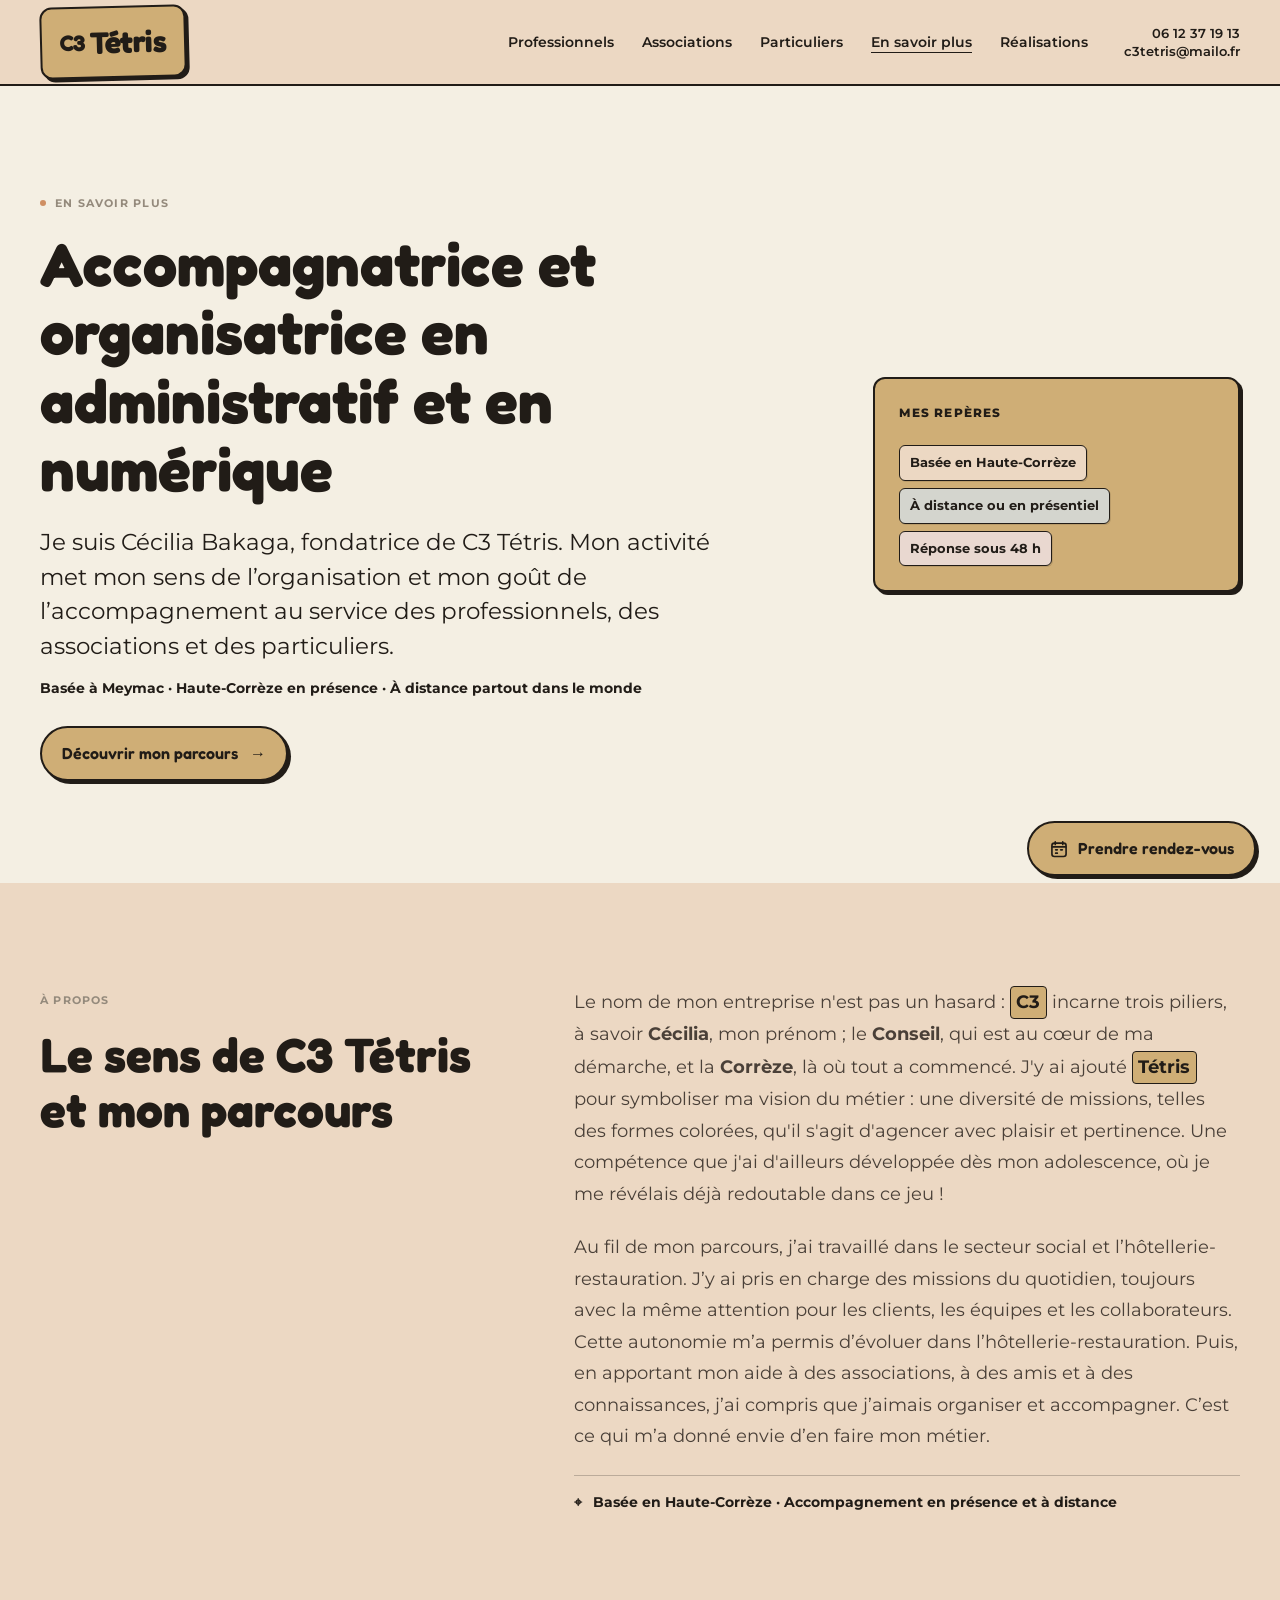
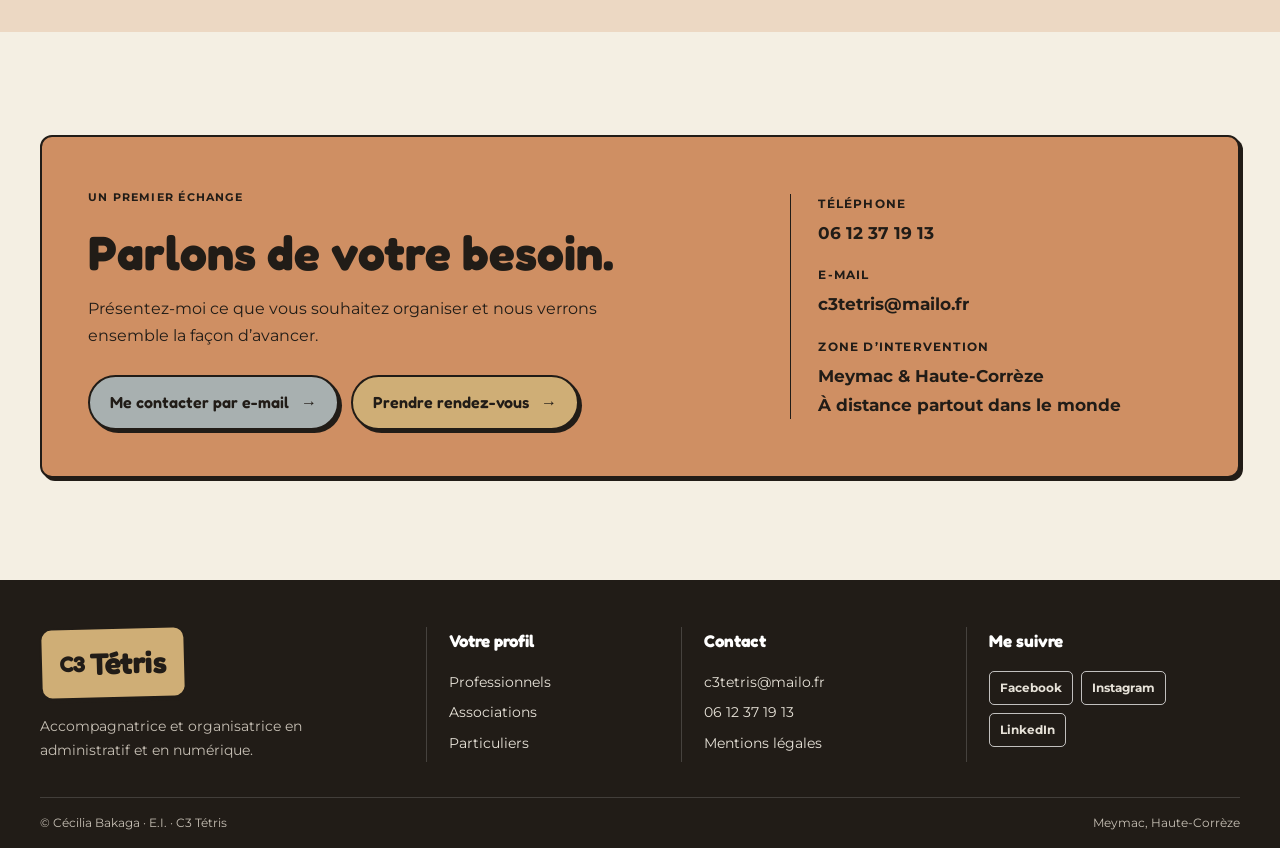
<file: en-savoir-plus.html>
<!doctype html>
<html lang="fr">
<head>
  <meta charset="utf-8">
  <meta name="viewport" content="width=device-width, initial-scale=1">
  <title>À propos de Cécilia Bakaga | C3 Tétris</title>
  <meta name="description" content="Le parcours de Cécilia Bakaga et le sens de C3 Tétris, accompagnement administratif et numérique à Meymac et en Haute-Corrèze.">
  <link rel="canonical" href="https://www.c3tetris.fr/en-savoir-plus.html">
  <meta property="og:type" content="website">
  <meta property="og:locale" content="fr_FR">
  <meta property="og:site_name" content="C3 Tétris">
  <meta property="og:title" content="À propos de Cécilia Bakaga | C3 Tétris">
  <meta property="og:description" content="Le parcours de Cécilia Bakaga et le sens de C3 Tétris, accompagnement administratif et numérique à Meymac et en Haute-Corrèze.">
  <meta property="og:url" content="https://www.c3tetris.fr/en-savoir-plus.html">
  <meta property="og:image" content="https://www.c3tetris.fr/assets/images/Photo-Drive-fond-creme-EEECE0.png">
  <meta property="og:image:alt" content="Portrait de Cécilia Bakaga, fondatrice de C3 Tétris">
  <meta name="twitter:card" content="summary_large_image">
  <meta name="twitter:title" content="À propos de Cécilia Bakaga | C3 Tétris">
  <meta name="twitter:description" content="Le parcours de Cécilia Bakaga et le sens de C3 Tétris, accompagnement administratif et numérique à Meymac et en Haute-Corrèze.">
  <meta name="twitter:image" content="https://www.c3tetris.fr/assets/images/Photo-Drive-fond-creme-EEECE0.png">
  <meta name="twitter:image:alt" content="Portrait de Cécilia Bakaga, fondatrice de C3 Tétris">
  <link rel="preconnect" href="https://fonts.googleapis.com">
  <link rel="preconnect" href="https://fonts.gstatic.com" crossorigin>
  <link href="https://fonts.googleapis.com/css2?family=Fredoka:wght@500;600;700&family=Montserrat:ital,wght@0,400;0,500;0,600;0,700&display=swap" rel="stylesheet">
  <link rel="stylesheet" href="styles.css">
  <link rel="stylesheet" href="styles-proposition-epuree.css">
  <link href="https://assets.calendly.com/assets/external/widget.css" rel="stylesheet">
</head>
<body>
  <a class="skip-link" href="#main">Aller au contenu</a>
  <header class="navbar">
    <div class="container navbar-inner">
      <a class="brand" href="index.html" aria-label="C3 Tétris, accueil"><span class="brand-mark" aria-hidden="true">C3</span><span>Tétris</span></a>
      <nav class="nav-desktop" aria-label="Navigation principale">
        <ul>
          <li><a href="professionnels.html">Professionnels</a></li>
          <li><a href="associations.html">Associations</a></li>
          <li><a href="particuliers.html">Particuliers</a></li>
          <li><a href="en-savoir-plus.html" aria-current="page">En savoir plus</a></li><li><a href="realisations.html">Réalisations</a></li>
        </ul>
        <a class="nav-cta" href="#contact">Parlons de vos besoins</a><div class="nav-contact nav-contact--desktop"><a href="tel:+33612371913" aria-label="Appeler C3 Tétris">06 12 37 19 13</a><a href="mailto:c3tetris@mailo.fr" aria-label="Écrire à C3 Tétris">c3tetris@mailo.fr</a></div>
      </nav>
      <button class="nav-toggle" type="button" aria-label="Ouvrir le menu" aria-expanded="false" aria-controls="mobile-menu"><span></span><span></span><span></span></button>
    </div>
    <div class="header-contact-strip" aria-label="Coordonnées rapides">
      <a class="header-contact-link header-contact-phone" href="tel:+33612371913">06 12 37 19 13</a>
      <a class="header-contact-link header-contact-email" href="mailto:c3tetris@mailo.fr">c3tetris@mailo.fr</a>
    </div>
    <nav id="mobile-menu" class="nav-mobile" aria-label="Navigation mobile" hidden>
      <ul>
        <li><a href="professionnels.html">Professionnels</a></li>
        <li><a href="associations.html">Associations</a></li>
        <li><a href="particuliers.html">Particuliers</a></li>
        <li><a href="en-savoir-plus.html" aria-current="page">En savoir plus</a></li><li><a href="realisations.html">Réalisations</a></li>
        <li><a href="index.html#contact">Contact</a></li>
      </ul>
      <div class="nav-contact"><a href="tel:+33612371913">06 12 37 19 13</a><a href="mailto:c3tetris@mailo.fr">c3tetris@mailo.fr</a></div>
    </nav>
  </header>

  <main id="main">
    <section class="audience-hero section">
      <div class="container audience-hero-grid">
        <div>
          <p class="eyebrow"><span class="eyebrow-dot"></span> En savoir plus</p>
          <h1>Accompagnatrice et organisatrice en administratif et en numérique</h1>
          <p class="hero-lead">Je suis Cécilia Bakaga, fondatrice de C3 Tétris. Mon activité met mon sens de l’organisation et mon goût de l’accompagnement au service des professionnels, des associations et des particuliers.</p>
          <p class="service-area">Basée à Meymac · Haute-Corrèze en présence · À distance partout dans le monde</p>
          <div class="hero-actions"><a class="button button-primary" href="#about">Découvrir mon parcours <span aria-hidden="true">→</span></a></div>
        </div>
        <aside class="audience-note">
          <span class="note-index">MES REPÈRES</span>
          <div class="hero-notes">
            <span>Basée en Haute-Corrèze</span>
            <span>À distance ou en présentiel</span>
            <span>Réponse sous 48 h</span>
          </div>
        </aside>
      </div>
    </section>

    <section id="about" class="section section-soft">
      <div class="container about-panel">
        <div>
          <p class="eyebrow">À propos</p>
          <h2>Le sens de C3 Tétris et mon parcours</h2>
        </div>
        <div class="about-copy">
          <p>Le nom de mon entreprise n'est pas un hasard : <span class="name-chip">C3</span> incarne trois piliers, à savoir <strong>Cécilia</strong>, mon prénom ; le <strong>Conseil</strong>, qui est au cœur de ma démarche, et la <strong>Corrèze</strong>, là où tout a commencé. J'y ai ajouté <span class="name-chip">Tétris</span> pour symboliser ma vision du métier : une diversité de missions, telles des formes colorées, qu'il s'agit d'agencer avec plaisir et pertinence. Une compétence que j'ai d'ailleurs développée dès mon adolescence, où je me révélais déjà redoutable dans ce jeu !</p>
          <p>Au fil de mon parcours, j’ai travaillé dans le secteur social et l’hôtellerie-restauration. J’y ai pris en charge des missions du quotidien, toujours avec la même attention pour les clients, les équipes et les collaborateurs. Cette autonomie m’a permis d’évoluer dans l’hôtellerie-restauration. Puis, en apportant mon aide à des associations, à des amis et à des connaissances, j’ai compris que j’aimais organiser et accompagner. C’est ce qui m’a donné envie d’en faire mon métier.</p>
          <p class="location-line"><span aria-hidden="true">⌖</span> Basée en Haute-Corrèze · Accompagnement en présence et à distance</p>
        </div>
      </div>
    </section>

    <section id="contact" class="section section-contact">
      <div class="container contact-panel">
        <div>
          <p class="eyebrow">Un premier échange</p>
          <h2>Parlons de votre besoin.</h2>
          <p>Présentez-moi ce que vous souhaitez organiser et nous verrons ensemble la façon d’avancer.</p>
          <div class="contact-actions"><a class="button button-light" href="mailto:c3tetris@mailo.fr?subject=Premier%20%C3%A9change%20avec%20C3%20T%C3%A9tris">Me contacter par e-mail <span aria-hidden="true">→</span></a><a class="button button-primary contact-booking" href="https://calendly.com/c3tetris-mailo/30min" data-calendly-popup target="_blank" rel="noopener noreferrer" aria-label="Prendre rendez-vous avec C3 Tétris dans Calendly">Prendre rendez-vous <span aria-hidden="true">→</span></a></div>
        </div>
        <div class="contact-details">
          <a href="tel:+33612371913"><span>Téléphone</span><strong>06 12 37 19 13</strong></a>
          <a href="mailto:c3tetris@mailo.fr"><span>E-mail</span><strong>c3tetris@mailo.fr</strong></a>
          <p><span>Zone d’intervention</span><strong>Meymac &amp; Haute-Corrèze<br>À distance partout dans le monde</strong></p>
        </div>
      </div>
    </section>
  </main>

  <a class="calendly-float" href="https://calendly.com/c3tetris-mailo/30min" data-calendly-popup aria-label="Prendre rendez-vous avec C3 Tétris dans Calendly" target="_blank" rel="noopener noreferrer">
    <svg aria-hidden="true" viewBox="0 0 24 24" width="20" height="20" fill="none" xmlns="http://www.w3.org/2000/svg"><rect x="3.5" y="5" width="17" height="16" rx="3" stroke="currentColor" stroke-width="2"/><path d="M7.5 3.5v3M16.5 3.5v3M4 9.5h16M8 13h2m4 0h2M8 17h2" stroke="currentColor" stroke-width="2" stroke-linecap="round"/></svg>
    <span class="calendly-label-full">Prendre rendez-vous</span><span class="calendly-label-mobile" aria-hidden="true">Prendre RDV</span>
  </a>

  <footer class="footer">
    <div class="container footer-top">
      <div><a class="brand brand-footer" href="index.html"><span class="brand-mark" aria-hidden="true">C3</span><span>Tétris</span></a><p>Accompagnatrice et organisatrice en administratif et en numérique.</p></div>
      <div class="footer-links"><strong>Votre profil</strong><a href="professionnels.html">Professionnels</a><a href="associations.html">Associations</a><a href="particuliers.html">Particuliers</a></div>
      <div class="footer-links"><strong>Contact</strong><a href="mailto:c3tetris@mailo.fr">c3tetris@mailo.fr</a><a href="tel:+33612371913">06 12 37 19 13</a><a href="mentions-legales.html">Mentions légales</a></div>
      <div class="footer-links"><strong>Me suivre</strong><div class="social-links" aria-label="Réseaux sociaux"><a href="https://www.facebook.com/profile.php?id=61594594993648" target="_blank" rel="noopener noreferrer" aria-label="C3 Tétris sur Facebook, nouvel onglet">Facebook</a><a href="https://www.instagram.com/cecilia_c3tetris/" target="_blank" rel="noopener noreferrer" aria-label="Cécilia Bakaga sur Instagram, nouvel onglet">Instagram</a><a href="https://www.linkedin.com/in/cecilia-bakaga/" target="_blank" rel="noopener noreferrer" aria-label="Cécilia Bakaga sur LinkedIn, nouvel onglet">LinkedIn</a></div></div>
    </div>
    <div class="container footer-bottom"><span>© Cécilia Bakaga · E.I. · C3 Tétris</span><span>Meymac, Haute-Corrèze</span></div>
  </footer>

  <script src="https://assets.calendly.com/assets/external/widget.js" type="text/javascript"></script>
  <script src="script.js"></script>
</body>
</html>
</file>
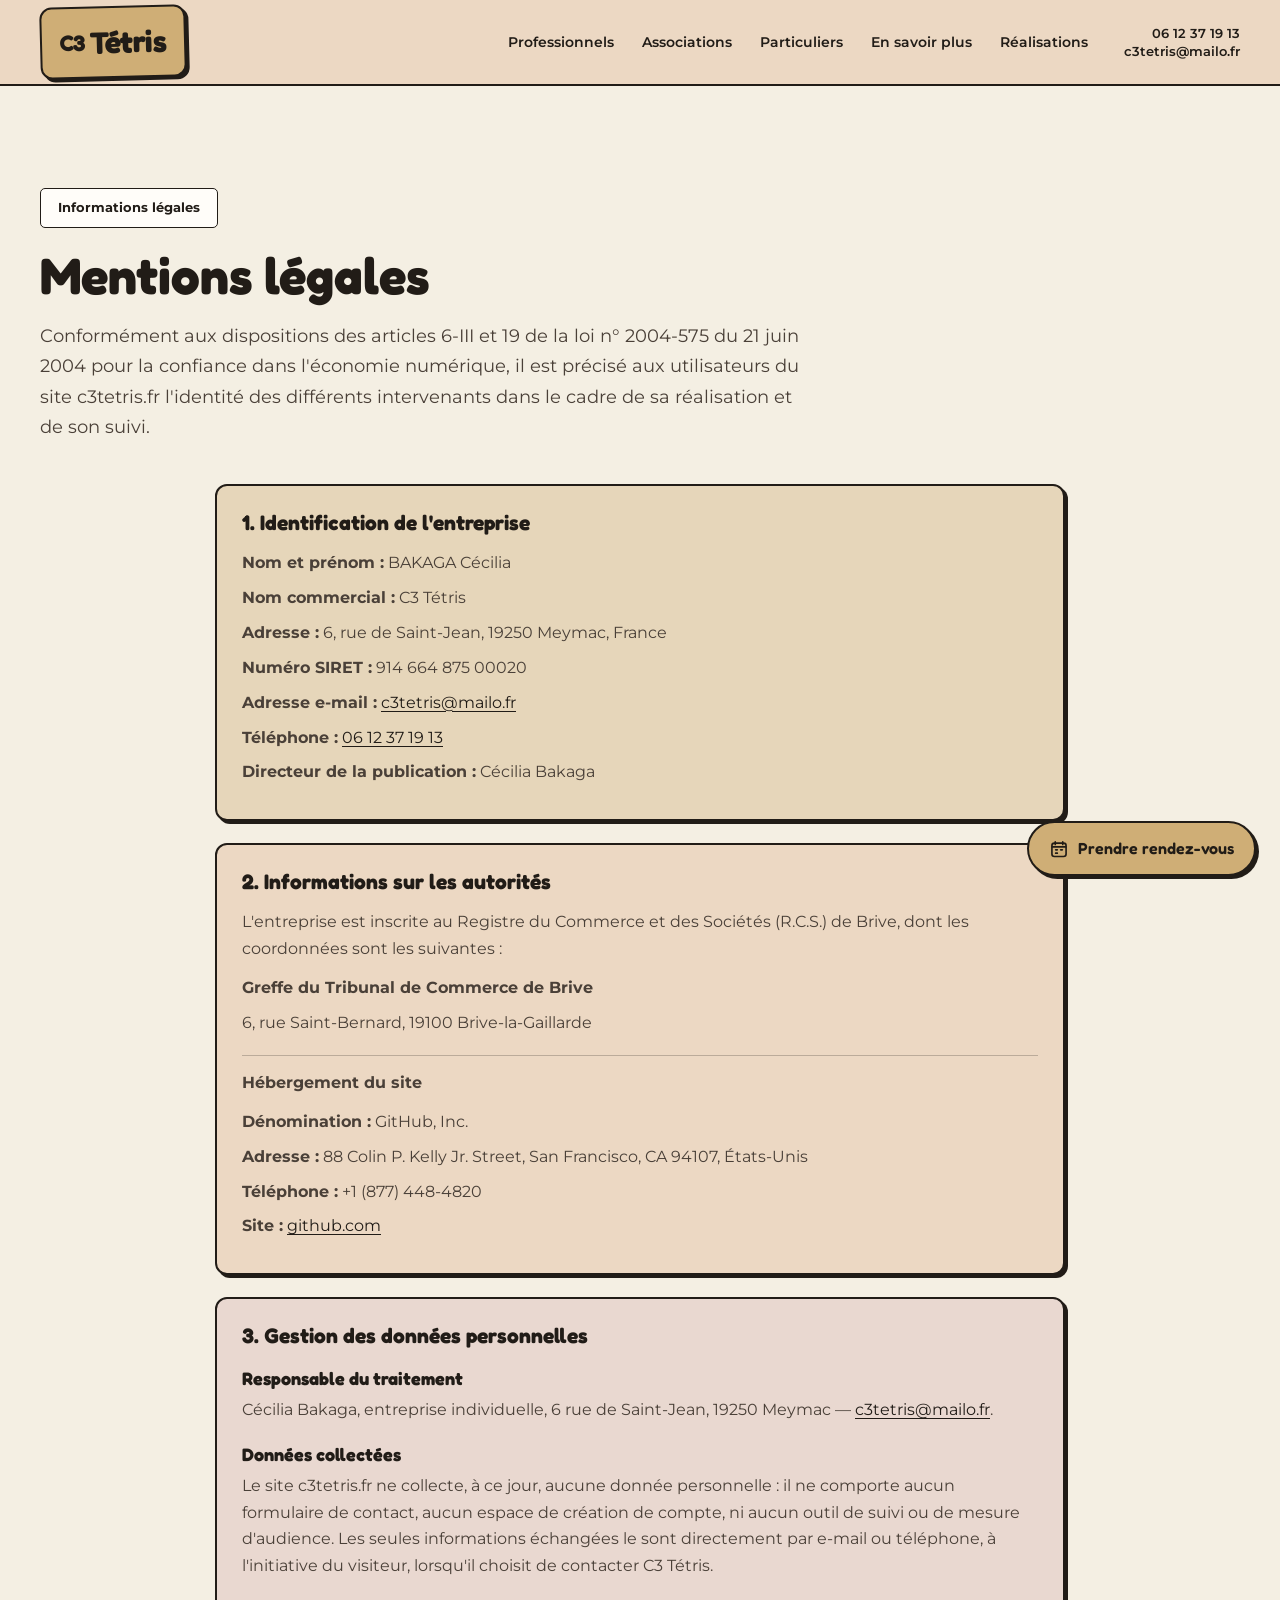
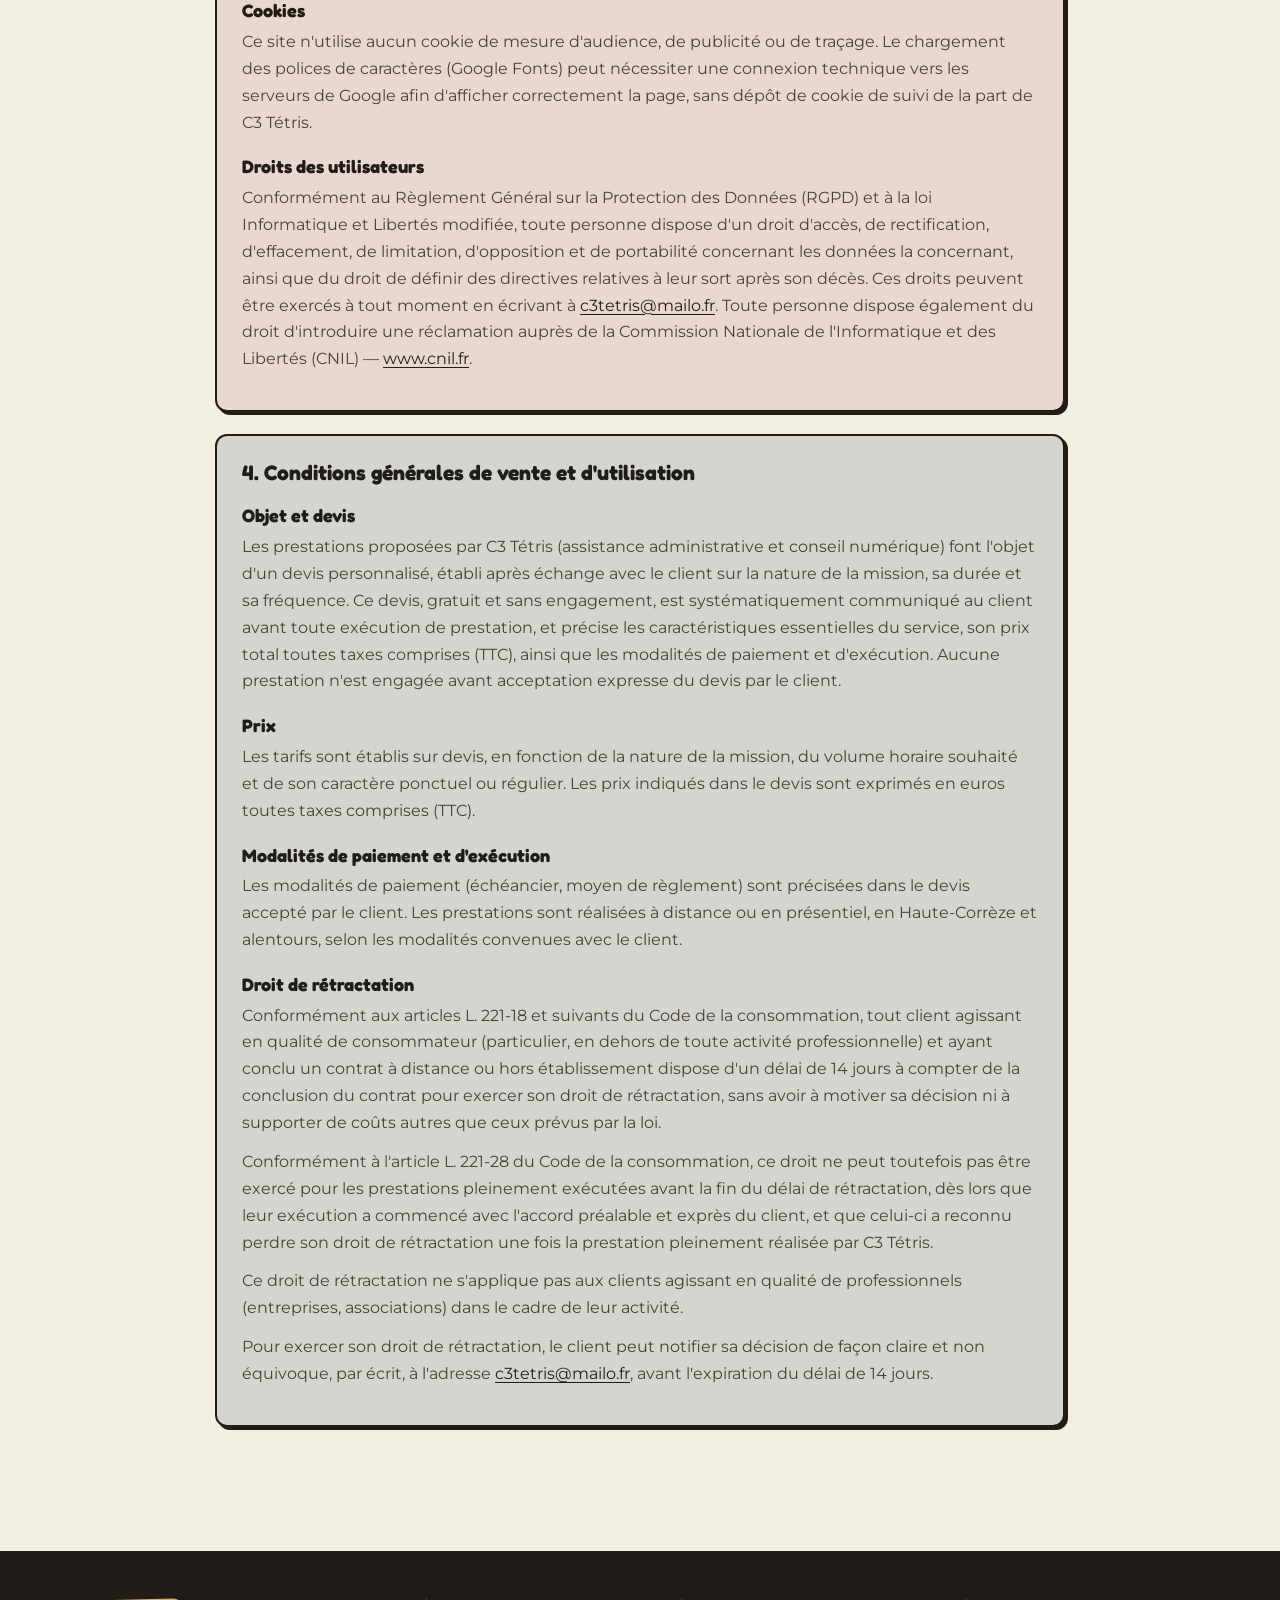
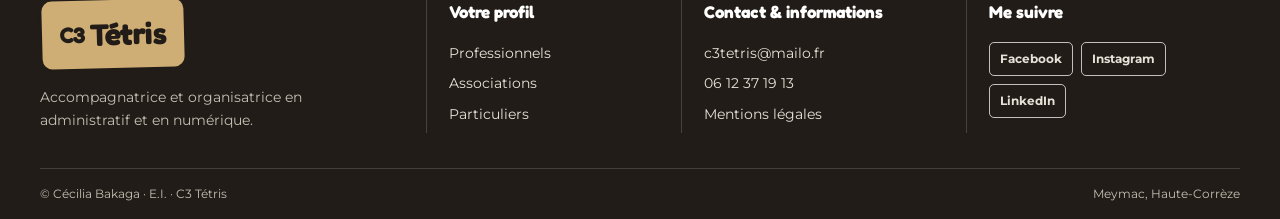
<file: mentions-legales.html>
<!DOCTYPE html>
<html lang="fr">
<head>
  <meta charset="utf-8">
  <meta name="viewport" content="width=device-width, initial-scale=1">
  <title>Mentions légales et confidentialité | C3 Tétris</title>
  <meta name="description" content="Identité de C3 Tétris, hébergement du site et informations sur les données personnelles et les conditions générales de vente.">
  <link rel="canonical" href="https://www.c3tetris.fr/mentions-legales.html">
  <meta property="og:type" content="website">
  <meta property="og:locale" content="fr_FR">
  <meta property="og:site_name" content="C3 Tétris">
  <meta property="og:title" content="Mentions légales et confidentialité | C3 Tétris">
  <meta property="og:description" content="Identité de C3 Tétris, hébergement du site et informations sur les données personnelles et les conditions générales de vente.">
  <meta property="og:url" content="https://www.c3tetris.fr/mentions-legales.html">
  <meta property="og:image" content="https://www.c3tetris.fr/assets/images/Photo-Drive-fond-creme-EEECE0.png">
  <meta property="og:image:alt" content="Portrait de Cécilia Bakaga, fondatrice de C3 Tétris">
  <meta name="twitter:card" content="summary_large_image">
  <meta name="twitter:title" content="Mentions légales et confidentialité | C3 Tétris">
  <meta name="twitter:description" content="Identité de C3 Tétris, hébergement du site et informations sur les données personnelles et les conditions générales de vente.">
  <meta name="twitter:image" content="https://www.c3tetris.fr/assets/images/Photo-Drive-fond-creme-EEECE0.png">
  <meta name="twitter:image:alt" content="Portrait de Cécilia Bakaga, fondatrice de C3 Tétris">
  <link rel="preconnect" href="https://fonts.googleapis.com">
  <link rel="preconnect" href="https://fonts.gstatic.com" crossorigin>
  <link href="https://fonts.googleapis.com/css2?family=Fredoka:wght@500;600;700&family=Montserrat:ital,wght@0,400;0,500;0,600;0,700&display=swap" rel="stylesheet">
  <link rel="stylesheet" href="styles.css">
  <link rel="stylesheet" href="styles-proposition-epuree.css">
  <link href="https://assets.calendly.com/assets/external/widget.css" rel="stylesheet">
</head>
<body>
  <a class="skip-link" href="#main">Aller au contenu</a>
  <!-- ===== Navbar ===== -->
  <header class="navbar">
    <div class="container navbar-inner">
      <a href="index.html" class="brand" aria-label="C3 Tétris, accueil"><span class="brand-mark" aria-hidden="true">C3</span><span>Tétris</span></a>

      <nav class="nav-desktop" aria-label="Navigation principale">
        <ul>
          <li><a href="professionnels.html">Professionnels</a></li>
          <li><a href="associations.html">Associations</a></li>
          <li><a href="particuliers.html">Particuliers</a></li>
          <li><a href="en-savoir-plus.html">En savoir plus</a></li><li><a href="realisations.html">Réalisations</a></li>
        </ul>
        <a class="nav-cta" href="index.html#contact">Parlons de vos besoins</a><div class="nav-contact nav-contact--desktop"><a href="tel:+33612371913" aria-label="Appeler C3 Tétris">06 12 37 19 13</a><a href="mailto:c3tetris@mailo.fr" aria-label="Écrire à C3 Tétris">c3tetris@mailo.fr</a></div>
      </nav>



      <button class="nav-toggle" aria-label="Ouvrir le menu" aria-expanded="false" aria-controls="mobile-menu">
        <span></span><span></span><span></span>
      </button>
    </div>

    <div class="header-contact-strip" aria-label="Coordonnées rapides"><a class="header-contact-link header-contact-phone" href="tel:+33612371913">06 12 37 19 13</a><a class="header-contact-link header-contact-email" href="mailto:c3tetris@mailo.fr">c3tetris@mailo.fr</a></div>

    <nav id="mobile-menu" class="nav-mobile" aria-label="Navigation mobile" hidden>
      <ul>
        <li><a href="professionnels.html">Professionnels</a></li>
        <li><a href="associations.html">Associations</a></li>
        <li><a href="particuliers.html">Particuliers</a></li>
        <li><a href="en-savoir-plus.html">En savoir plus</a></li><li><a href="realisations.html">Réalisations</a></li>
        <li><a href="index.html#contact">Contact</a></li>
        <li><a href="mentions-legales.html">Mentions légales</a></li>
      </ul>
      <div class="nav-contact">
        <a href="tel:+33612371913">06 12 37 19 13</a>
        <a href="mailto:c3tetris@mailo.fr">c3tetris@mailo.fr</a>
      </div>
    </nav>
  </header>

  <main id="main">
    <!-- ===== Legal content ===== -->
    <section class="section section--home legal">
      <div class="container">
        <div class="headline" data-reveal>
          <p class="label">Informations légales</p>
          <h1 class="display-2">Mentions <span class="text-gradient">légales</span></h1>
          <p class="paragraph-large">
            Conformément aux dispositions des articles 6-III et 19 de la loi n° 2004-575
            du 21 juin 2004 pour la confiance dans l'économie numérique, il est précisé
            aux utilisateurs du site c3tetris.fr l'identité des différents intervenants
            dans le cadre de sa réalisation et de son suivi.
          </p>
        </div>

        <!-- 1. Identification -->
        <article class="card legal-card" data-reveal>
          <h2 class="card-title legal-card-title">1. Identification de l'entreprise</h2>
          <ul class="legal-list">
            <li><strong>Nom et prénom :</strong> BAKAGA Cécilia</li>
            <li><strong>Nom commercial :</strong> C3 Tétris</li>
            <li><strong>Adresse :</strong> 6, rue de Saint-Jean, 19250 Meymac, France</li>
            <li><strong>Numéro SIRET :</strong> 914 664 875 00020</li>
            <li><strong>Adresse e-mail :</strong> <a href="mailto:c3tetris@mailo.fr">c3tetris@mailo.fr</a></li>
            <li><strong>Téléphone :</strong> <a href="tel:+33612371913">06 12 37 19 13</a></li>
            <li><strong>Directeur de la publication :</strong> Cécilia Bakaga</li>
          </ul>
        </article>

        <!-- 2. Autorités / hébergement -->
        <article class="card legal-card legal-card--terra" data-reveal>
          <h2 class="card-title legal-card-title">2. Informations sur les autorités</h2>
          <p>
            L'entreprise est inscrite au Registre du Commerce et des Sociétés (R.C.S.)
            de Brive, dont les coordonnées sont les suivantes :
          </p>
          <ul class="legal-list">
            <li><strong>Greffe du Tribunal de Commerce de Brive</strong></li>
            <li>6, rue Saint-Bernard, 19100 Brive-la-Gaillarde</li>
          </ul>
          <p class="legal-note">
            <strong>Hébergement du site</strong>
          </p>
          <ul class="legal-list">
            <li><strong>Dénomination :</strong> GitHub, Inc.</li>
            <li><strong>Adresse :</strong> 88 Colin P. Kelly Jr. Street, San Francisco, CA 94107, États-Unis</li>
            <li><strong>Téléphone :</strong> +1 (877) 448-4820</li>
            <li><strong>Site :</strong> <a href="https://github.com" target="_blank" rel="noopener">github.com</a></li>
          </ul>
        </article>

        <!-- 3. RGPD -->
        <article class="card legal-card legal-card--pink" data-reveal>
          <h2 class="card-title legal-card-title">3. Gestion des données personnelles</h2>

          <h3>Responsable du traitement</h3>
          <p>
            Cécilia Bakaga, entreprise individuelle, 6 rue de Saint-Jean, 19250 Meymac —
            <a href="mailto:c3tetris@mailo.fr">c3tetris@mailo.fr</a>.
          </p>

          <h3>Données collectées</h3>
          <p>
            Le site c3tetris.fr ne collecte, à ce jour, aucune donnée personnelle : il ne
            comporte aucun formulaire de contact, aucun espace de création de compte, ni
            aucun outil de suivi ou de mesure d'audience. Les seules informations échangées
            le sont directement par e-mail ou téléphone, à l'initiative du visiteur, lorsqu'il
            choisit de contacter C3 Tétris.
          </p>

          <h3>Cookies</h3>
          <p>
            Ce site n'utilise aucun cookie de mesure d'audience, de publicité ou de
            traçage. Le chargement des polices de caractères (Google Fonts) peut nécessiter
            une connexion technique vers les serveurs de Google afin d'afficher correctement
            la page, sans dépôt de cookie de suivi de la part de C3 Tétris.
          </p>

          <h3>Droits des utilisateurs</h3>
          <p>
            Conformément au Règlement Général sur la Protection des Données (RGPD) et à la
            loi Informatique et Libertés modifiée, toute personne dispose d'un droit d'accès,
            de rectification, d'effacement, de limitation, d'opposition et de portabilité
            concernant les données la concernant, ainsi que du droit de définir des
            directives relatives à leur sort après son décès. Ces droits peuvent être
            exercés à tout moment en écrivant à
            <a href="mailto:c3tetris@mailo.fr">c3tetris@mailo.fr</a>. Toute personne
            dispose également du droit d'introduire une réclamation auprès de la
            Commission Nationale de l'Informatique et des Libertés (CNIL) —
            <a href="https://www.cnil.fr" target="_blank" rel="noopener">www.cnil.fr</a>.
          </p>
        </article>

        <!-- 4. CGV / CGU -->
        <article class="card legal-card legal-card--blue" data-reveal>
          <h2 class="card-title legal-card-title">4. Conditions générales de vente et d'utilisation</h2>

          <h3>Objet et devis</h3>
          <p>
            Les prestations proposées par C3 Tétris (assistance administrative et conseil
            numérique) font l'objet d'un devis personnalisé, établi après échange avec le
            client sur la nature de la mission, sa durée et sa fréquence. Ce devis, gratuit
            et sans engagement, est systématiquement communiqué au client avant toute
            exécution de prestation, et précise les caractéristiques essentielles du
            service, son prix total toutes taxes comprises (TTC), ainsi que les modalités
            de paiement et d'exécution. Aucune prestation n'est engagée avant acceptation
            expresse du devis par le client.
          </p>

          <h3>Prix</h3>
          <p>
            Les tarifs sont établis sur devis, en fonction de la nature de la mission,
            du volume horaire souhaité et de son caractère ponctuel ou régulier. Les prix
            indiqués dans le devis sont exprimés en euros toutes taxes comprises (TTC).
          </p>

          <h3>Modalités de paiement et d'exécution</h3>
          <p>
            Les modalités de paiement (échéancier, moyen de règlement) sont précisées dans
            le devis accepté par le client. Les prestations sont réalisées à distance ou
            en présentiel, en Haute-Corrèze et alentours, selon les modalités convenues
            avec le client.
          </p>

          <h3>Droit de rétractation</h3>
          <p>
            Conformément aux articles L. 221-18 et suivants du Code de la consommation,
            tout client agissant en qualité de consommateur (particulier, en dehors de
            toute activité professionnelle) et ayant conclu un contrat à distance ou hors
            établissement dispose d'un délai de 14 jours à compter de la conclusion du
            contrat pour exercer son droit de rétractation, sans avoir à motiver sa
            décision ni à supporter de coûts autres que ceux prévus par la loi.
          </p>
          <p>
            Conformément à l'article L. 221-28 du Code de la consommation, ce droit ne
            peut toutefois pas être exercé pour les prestations pleinement exécutées avant
            la fin du délai de rétractation, dès lors que leur exécution a commencé avec
            l'accord préalable et exprès du client, et que celui-ci a reconnu perdre son
            droit de rétractation une fois la prestation pleinement réalisée par C3 Tétris.
          </p>
          <p>
            Ce droit de rétractation ne s'applique pas aux clients agissant en qualité de
            professionnels (entreprises, associations) dans le cadre de leur activité.
          </p>
          <p>
            Pour exercer son droit de rétractation, le client peut notifier sa décision de
            façon claire et non équivoque, par écrit, à l'adresse
            <a href="mailto:c3tetris@mailo.fr">c3tetris@mailo.fr</a>, avant l'expiration
            du délai de 14 jours.
          </p>
        </article>
      </div>
    </section>
  </main>

  <a class="calendly-float" href="https://calendly.com/c3tetris-mailo/30min" data-calendly-popup aria-label="Prendre rendez-vous avec C3 Tétris dans Calendly" target="_blank" rel="noopener noreferrer">
    <svg aria-hidden="true" viewBox="0 0 24 24" width="20" height="20" fill="none" xmlns="http://www.w3.org/2000/svg"><rect x="3.5" y="5" width="17" height="16" rx="3" stroke="currentColor" stroke-width="2"/><path d="M7.5 3.5v3M16.5 3.5v3M4 9.5h16M8 13h2m4 0h2M8 17h2" stroke="currentColor" stroke-width="2" stroke-linecap="round"/></svg>
    <span class="calendly-label-full">Prendre rendez-vous</span><span class="calendly-label-mobile" aria-hidden="true">Prendre RDV</span>
  </a>
  <footer class="footer">
    <div class="container footer-top">
      <div><a class="brand brand-footer" href="index.html"><span class="brand-mark" aria-hidden="true">C3</span><span>Tétris</span></a><p>Accompagnatrice et organisatrice en administratif et en numérique.</p></div>
      <div class="footer-links"><strong>Votre profil</strong><a href="professionnels.html">Professionnels</a><a href="associations.html">Associations</a><a href="particuliers.html">Particuliers</a></div>
      <div class="footer-links"><strong>Contact &amp; informations</strong><a href="mailto:c3tetris@mailo.fr">c3tetris@mailo.fr</a><a href="tel:+33612371913">06 12 37 19 13</a><a href="mentions-legales.html">Mentions légales</a></div><div class="footer-links"><strong>Me suivre</strong><div class="social-links" aria-label="Réseaux sociaux"><a href="https://www.facebook.com/profile.php?id=61594594993648" target="_blank" rel="noopener noreferrer" aria-label="C3 Tétris sur Facebook, nouvel onglet">Facebook</a><a href="https://www.instagram.com/cecilia_c3tetris/" target="_blank" rel="noopener noreferrer" aria-label="Cécilia Bakaga sur Instagram, nouvel onglet">Instagram</a><a href="https://www.linkedin.com/in/cecilia-bakaga/" target="_blank" rel="noopener noreferrer" aria-label="Cécilia Bakaga sur LinkedIn, nouvel onglet">LinkedIn</a></div></div></div>
    </div>
    <div class="container footer-bottom"><span>© Cécilia Bakaga · E.I. · C3 Tétris</span><span>Meymac, Haute-Corrèze</span></div>
  </footer>

  <script src="https://assets.calendly.com/assets/external/widget.js" type="text/javascript"></script>
  <script src="script.js"></script>
</body>
</html>
</file>
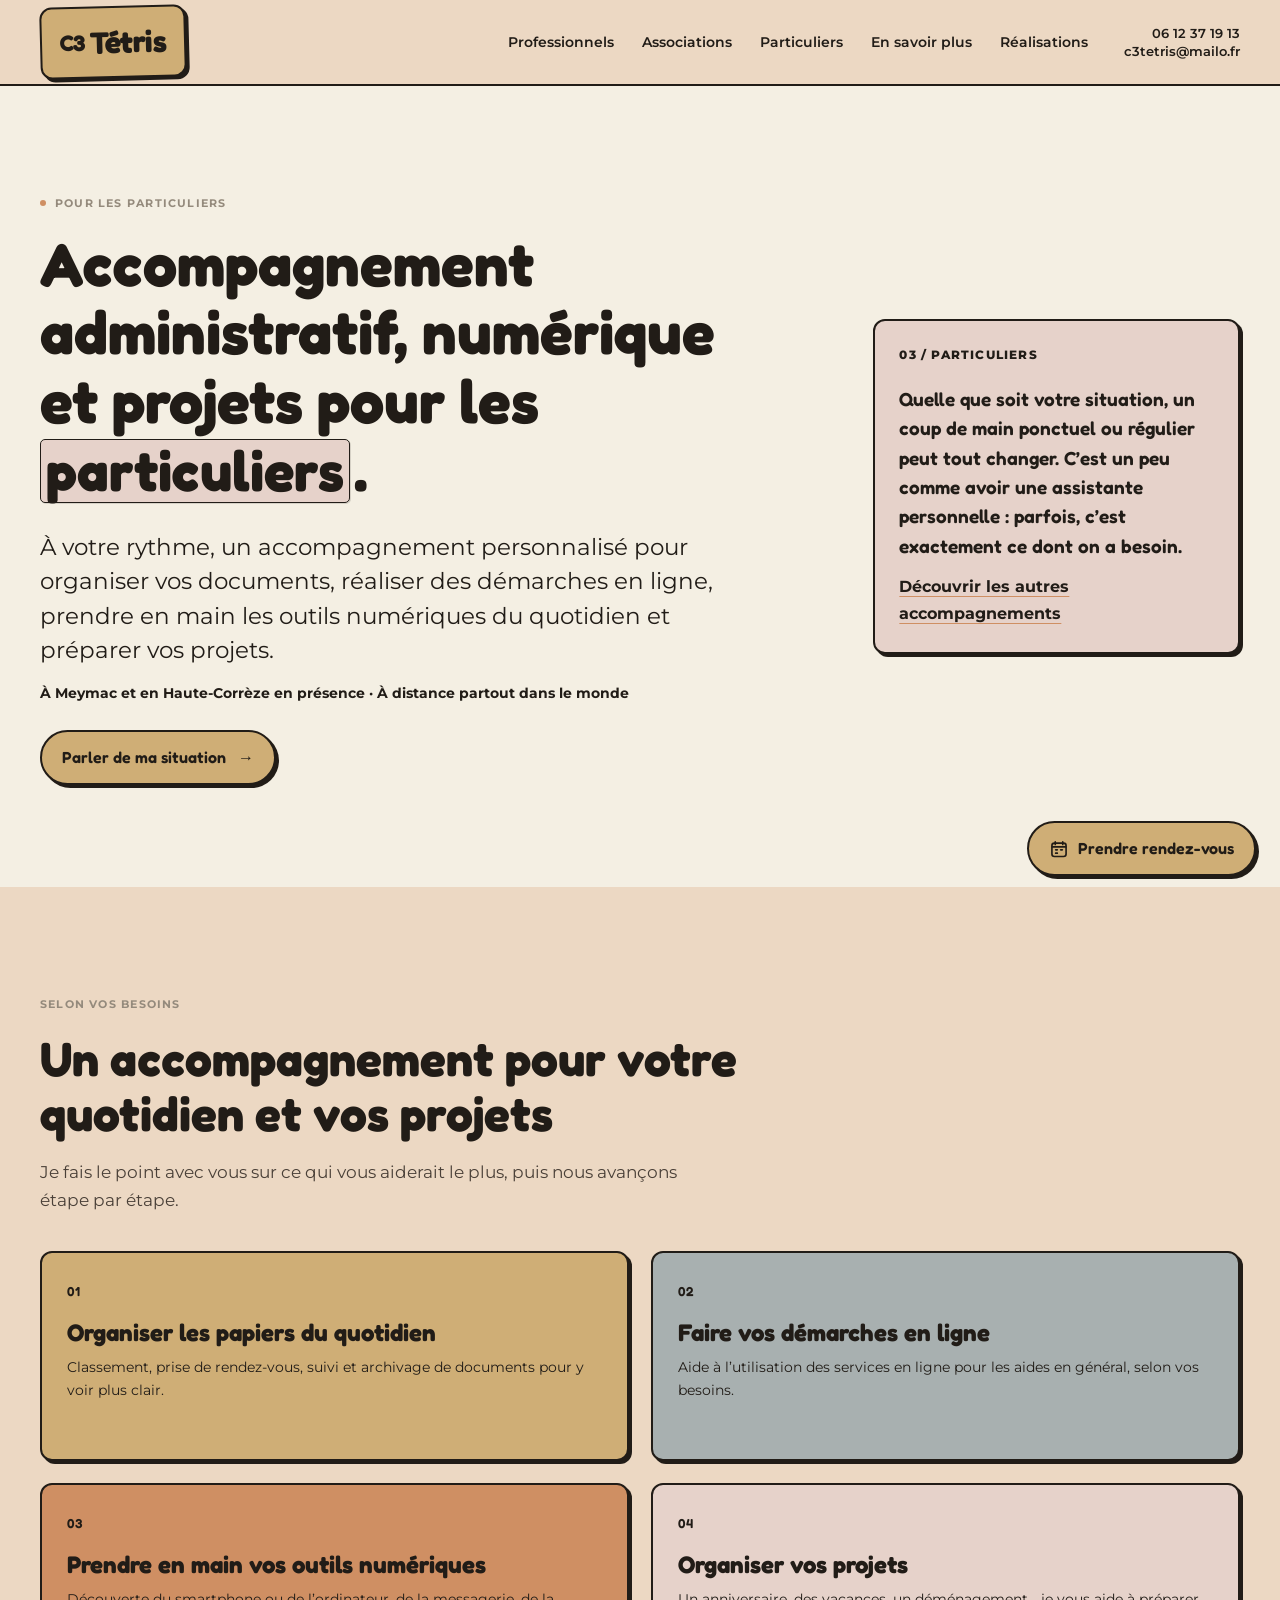
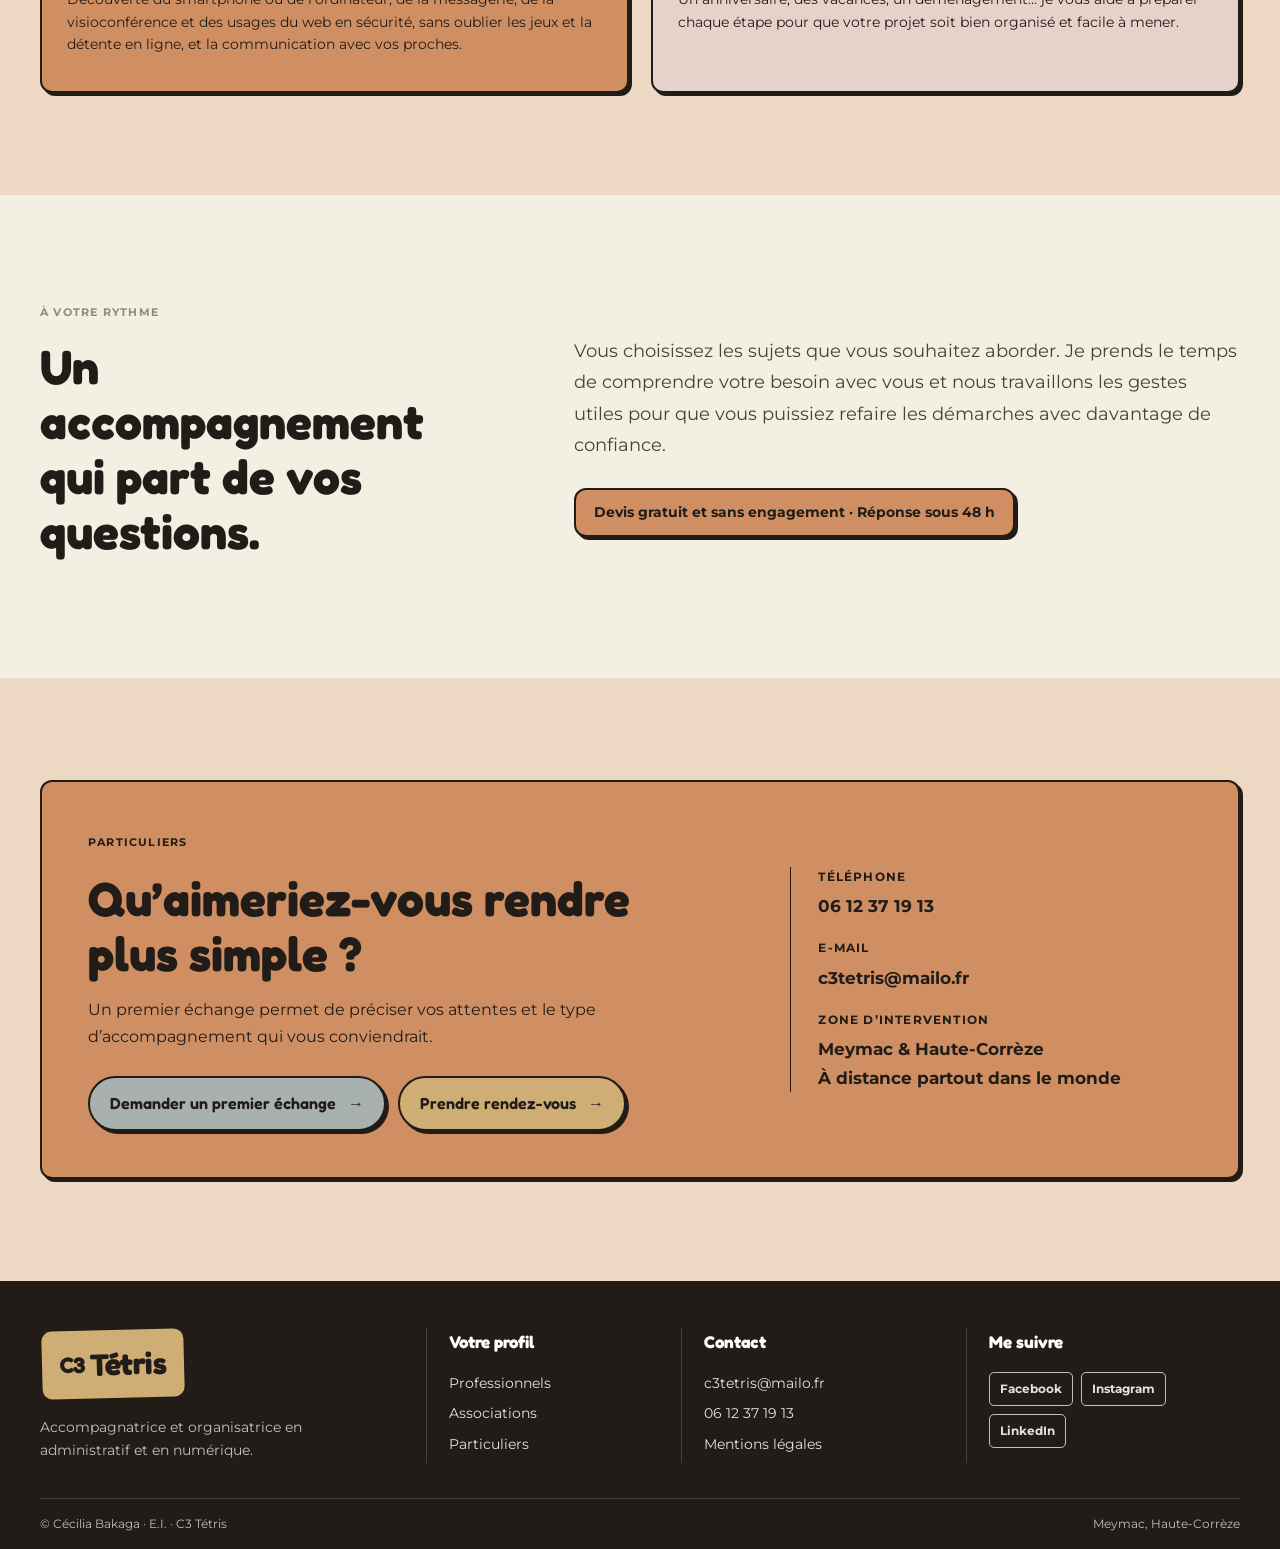
<file: particuliers.html>
<!doctype html>
<html lang="fr">
<head>
  <meta charset="utf-8">
  <meta name="viewport" content="width=device-width, initial-scale=1">
  <title>Particuliers : aide administrative, numérique et projets | C3 Tétris</title>
  <meta name="description" content="Accompagnement administratif, numérique et organisation de vos projets (anniversaire, vacances, déménagement…) pour les particuliers, de façon ponctuelle ou régulière, à Meymac, en Haute-Corrèze et à distance.">
  <link rel="canonical" href="https://www.c3tetris.fr/particuliers.html">
  <meta property="og:type" content="website">
  <meta property="og:locale" content="fr_FR">
  <meta property="og:site_name" content="C3 Tétris">
  <meta property="og:title" content="Particuliers : aide administrative, numérique et projets | C3 Tétris">
  <meta property="og:description" content="Accompagnement administratif, numérique et organisation de vos projets (anniversaire, vacances, déménagement…) pour les particuliers, de façon ponctuelle ou régulière, à Meymac, en Haute-Corrèze et à distance.">
  <meta property="og:url" content="https://www.c3tetris.fr/particuliers.html">
  <meta property="og:image" content="https://www.c3tetris.fr/assets/images/Photo-Drive-fond-creme-EEECE0.png">
  <meta property="og:image:alt" content="Portrait de Cécilia Bakaga, fondatrice de C3 Tétris">
  <meta name="twitter:card" content="summary_large_image">
  <meta name="twitter:title" content="Particuliers : aide administrative, numérique et projets | C3 Tétris">
  <meta name="twitter:description" content="Accompagnement administratif, numérique et organisation de vos projets (anniversaire, vacances, déménagement…) pour les particuliers, de façon ponctuelle ou régulière, à Meymac, en Haute-Corrèze et à distance.">
  <meta name="twitter:image" content="https://www.c3tetris.fr/assets/images/Photo-Drive-fond-creme-EEECE0.png">
  <meta name="twitter:image:alt" content="Portrait de Cécilia Bakaga, fondatrice de C3 Tétris">
  <link rel="preconnect" href="https://fonts.googleapis.com">
  <link rel="preconnect" href="https://fonts.gstatic.com" crossorigin>
  <link href="https://fonts.googleapis.com/css2?family=Fredoka:wght@500;600;700&family=Montserrat:ital,wght@0,400;0,500;0,600;0,700&display=swap" rel="stylesheet">
  <link rel="stylesheet" href="styles.css">
  <link rel="stylesheet" href="styles-proposition-epuree.css">
  <link href="https://assets.calendly.com/assets/external/widget.css" rel="stylesheet">
</head>
<body>
  <a class="skip-link" href="#main">Aller au contenu</a>
  <header class="navbar"><div class="container navbar-inner"><a class="brand" href="index.html" aria-label="C3 Tétris, accueil"><span class="brand-mark" aria-hidden="true">C3</span><span>Tétris</span></a><nav class="nav-desktop" aria-label="Navigation principale"><ul><li><a href="professionnels.html">Professionnels</a></li><li><a href="associations.html">Associations</a></li><li><a href="particuliers.html" aria-current="page">Particuliers</a></li><li><a href="en-savoir-plus.html">En savoir plus</a></li><li><a href="realisations.html">Réalisations</a></li></ul><a class="nav-cta" href="#contact">Parlons de vos besoins</a><div class="nav-contact nav-contact--desktop"><a href="tel:+33612371913" aria-label="Appeler C3 Tétris">06 12 37 19 13</a><a href="mailto:c3tetris@mailo.fr" aria-label="Écrire à C3 Tétris">c3tetris@mailo.fr</a></div></nav><button class="nav-toggle" type="button" aria-label="Ouvrir le menu" aria-expanded="false" aria-controls="mobile-menu"><span></span><span></span><span></span></button></div><div class="header-contact-strip" aria-label="Coordonnées rapides"><a class="header-contact-link header-contact-phone" href="tel:+33612371913">06 12 37 19 13</a><a class="header-contact-link header-contact-email" href="mailto:c3tetris@mailo.fr">c3tetris@mailo.fr</a></div><nav id="mobile-menu" class="nav-mobile" aria-label="Navigation mobile" hidden><ul><li><a href="professionnels.html">Professionnels</a></li><li><a href="associations.html">Associations</a></li><li><a href="particuliers.html" aria-current="page">Particuliers</a></li><li><a href="en-savoir-plus.html">En savoir plus</a></li><li><a href="realisations.html">Réalisations</a></li><li><a href="#contact">Contact</a></li></ul><div class="nav-contact"><a href="tel:+33612371913">06 12 37 19 13</a><a href="mailto:c3tetris@mailo.fr">c3tetris@mailo.fr</a></div></nav></header>
  <main id="main">
    <section class="audience-hero section"><div class="container audience-hero-grid"><div><p class="eyebrow"><span class="eyebrow-dot"></span> Pour les particuliers</p><h1>Accompagnement administratif, numérique et projets pour les <span class="title-chip title-chip--pink">particuliers</span>.</h1><p class="hero-lead">À votre rythme, un accompagnement personnalisé pour organiser vos documents, réaliser des démarches en ligne, prendre en main les outils numériques du quotidien et préparer vos projets.</p><p class="service-area">À Meymac et en Haute-Corrèze en présence · À distance partout dans le monde</p><a class="button button-primary" href="#contact">Parler de ma situation <span aria-hidden="true">→</span></a></div><aside class="audience-note audience-note--inclusive audience-note--part"><span class="note-index">03 / PARTICULIERS</span><p>Quelle que soit votre situation, un coup de main ponctuel ou régulier peut tout changer. C’est un peu comme avoir une assistante personnelle : parfois, c’est exactement ce dont on a besoin.</p><a class="text-link" href="index.html#publics">Découvrir les autres accompagnements</a></aside></div></section>
    <section class="section section-soft"><div class="container"><div class="section-heading"><p class="eyebrow">Selon vos besoins</p><h2>Un accompagnement pour votre quotidien et vos projets</h2><p>Je fais le point avec vous sur ce qui vous aiderait le plus, puis nous avançons étape par étape.</p></div><div class="service-grid service-grid--association">
      <article class="service-card"><span class="service-index">01</span><h3>Organiser les papiers du quotidien</h3><p>Classement, prise de rendez-vous, suivi et archivage de documents pour y voir plus clair.</p></article>
      <article class="service-card"><span class="service-index">02</span><h3>Faire vos démarches en ligne</h3><p>Aide à l’utilisation des services en ligne pour les aides en général, selon vos besoins.</p></article>
      <article class="service-card"><span class="service-index">03</span><h3>Prendre en main vos outils numériques</h3><p>Découverte du smartphone ou de l’ordinateur, de la messagerie, de la visioconférence et des usages du web en sécurité, sans oublier les jeux et la détente en ligne, et la communication avec vos proches.</p></article>
      <article class="service-card"><span class="service-index">04</span><h3>Organiser vos projets</h3><p>Un anniversaire, des vacances, un déménagement… je vous aide à préparer chaque étape pour que votre projet soit bien organisé et facile à mener.</p></article>
    </div></div></section>
    <section class="section"><div class="container process-panel process-panel--part"><div><p class="eyebrow">À votre rythme</p><h2>Un accompagnement qui part de vos questions.</h2></div><div><p>Vous choisissez les sujets que vous souhaitez aborder. Je prends le temps de comprendre votre besoin avec vous et nous travaillons les gestes utiles pour que vous puissiez refaire les démarches avec davantage de confiance.</p><p class="location-line">Devis gratuit et sans engagement · Réponse sous 48 h</p></div></div></section>
    <section id="contact" class="section section-contact"><div class="container contact-panel"><div><p class="eyebrow">Particuliers</p><h2>Qu’aimeriez-vous rendre plus simple ?</h2><p>Un premier échange permet de préciser vos attentes et le type d’accompagnement qui vous conviendrait.</p><div class="contact-actions"><a class="button button-light" href="mailto:c3tetris@mailo.fr?subject=Accompagnement%20particulier%20-%20C3%20T%C3%A9tris">Demander un premier échange <span aria-hidden="true">→</span></a><a class="button button-primary contact-booking" href="https://calendly.com/c3tetris-mailo/30min" data-calendly-popup target="_blank" rel="noopener noreferrer" aria-label="Prendre rendez-vous avec C3 Tétris dans Calendly">Prendre rendez-vous <span aria-hidden="true">→</span></a></div></div><div class="contact-details"><a href="tel:+33612371913"><span>Téléphone</span><strong>06 12 37 19 13</strong></a><a href="mailto:c3tetris@mailo.fr"><span>E-mail</span><strong>c3tetris@mailo.fr</strong></a><p><span>Zone d’intervention</span><strong>Meymac &amp; Haute-Corrèze<br>À distance partout dans le monde</strong></p></div></div></section>
  </main>
  <a class="calendly-float" href="https://calendly.com/c3tetris-mailo/30min" data-calendly-popup aria-label="Prendre rendez-vous avec C3 Tétris dans Calendly" target="_blank" rel="noopener noreferrer">
    <svg aria-hidden="true" viewBox="0 0 24 24" width="20" height="20" fill="none" xmlns="http://www.w3.org/2000/svg"><rect x="3.5" y="5" width="17" height="16" rx="3" stroke="currentColor" stroke-width="2"/><path d="M7.5 3.5v3M16.5 3.5v3M4 9.5h16M8 13h2m4 0h2M8 17h2" stroke="currentColor" stroke-width="2" stroke-linecap="round"/></svg>
    <span class="calendly-label-full">Prendre rendez-vous</span><span class="calendly-label-mobile" aria-hidden="true">Prendre RDV</span>
  </a>
  <footer class="footer"><div class="container footer-top"><div><a class="brand brand-footer" href="index.html"><span class="brand-mark" aria-hidden="true">C3</span><span>Tétris</span></a><p>Accompagnatrice et organisatrice en administratif et en numérique.</p></div><div class="footer-links"><strong>Votre profil</strong><a href="professionnels.html">Professionnels</a><a href="associations.html">Associations</a><a href="particuliers.html">Particuliers</a></div><div class="footer-links"><strong>Contact</strong><a href="mailto:c3tetris@mailo.fr">c3tetris@mailo.fr</a><a href="tel:+33612371913">06 12 37 19 13</a><a href="mentions-legales.html">Mentions légales</a></div><div class="footer-links"><strong>Me suivre</strong><div class="social-links" aria-label="Réseaux sociaux"><a href="https://www.facebook.com/profile.php?id=61594594993648" target="_blank" rel="noopener noreferrer" aria-label="C3 Tétris sur Facebook, nouvel onglet">Facebook</a><a href="https://www.instagram.com/cecilia_c3tetris/" target="_blank" rel="noopener noreferrer" aria-label="Cécilia Bakaga sur Instagram, nouvel onglet">Instagram</a><a href="https://www.linkedin.com/in/cecilia-bakaga/" target="_blank" rel="noopener noreferrer" aria-label="Cécilia Bakaga sur LinkedIn, nouvel onglet">LinkedIn</a></div></div></div></div><div class="container footer-bottom"><span>© Cécilia Bakaga · E.I. · C3 Tétris</span><span>Meymac, Haute-Corrèze</span></div></footer>
  <script src="https://assets.calendly.com/assets/external/widget.js" type="text/javascript"></script>
  <script src="script.js"></script>
</body>
</html>
</file>
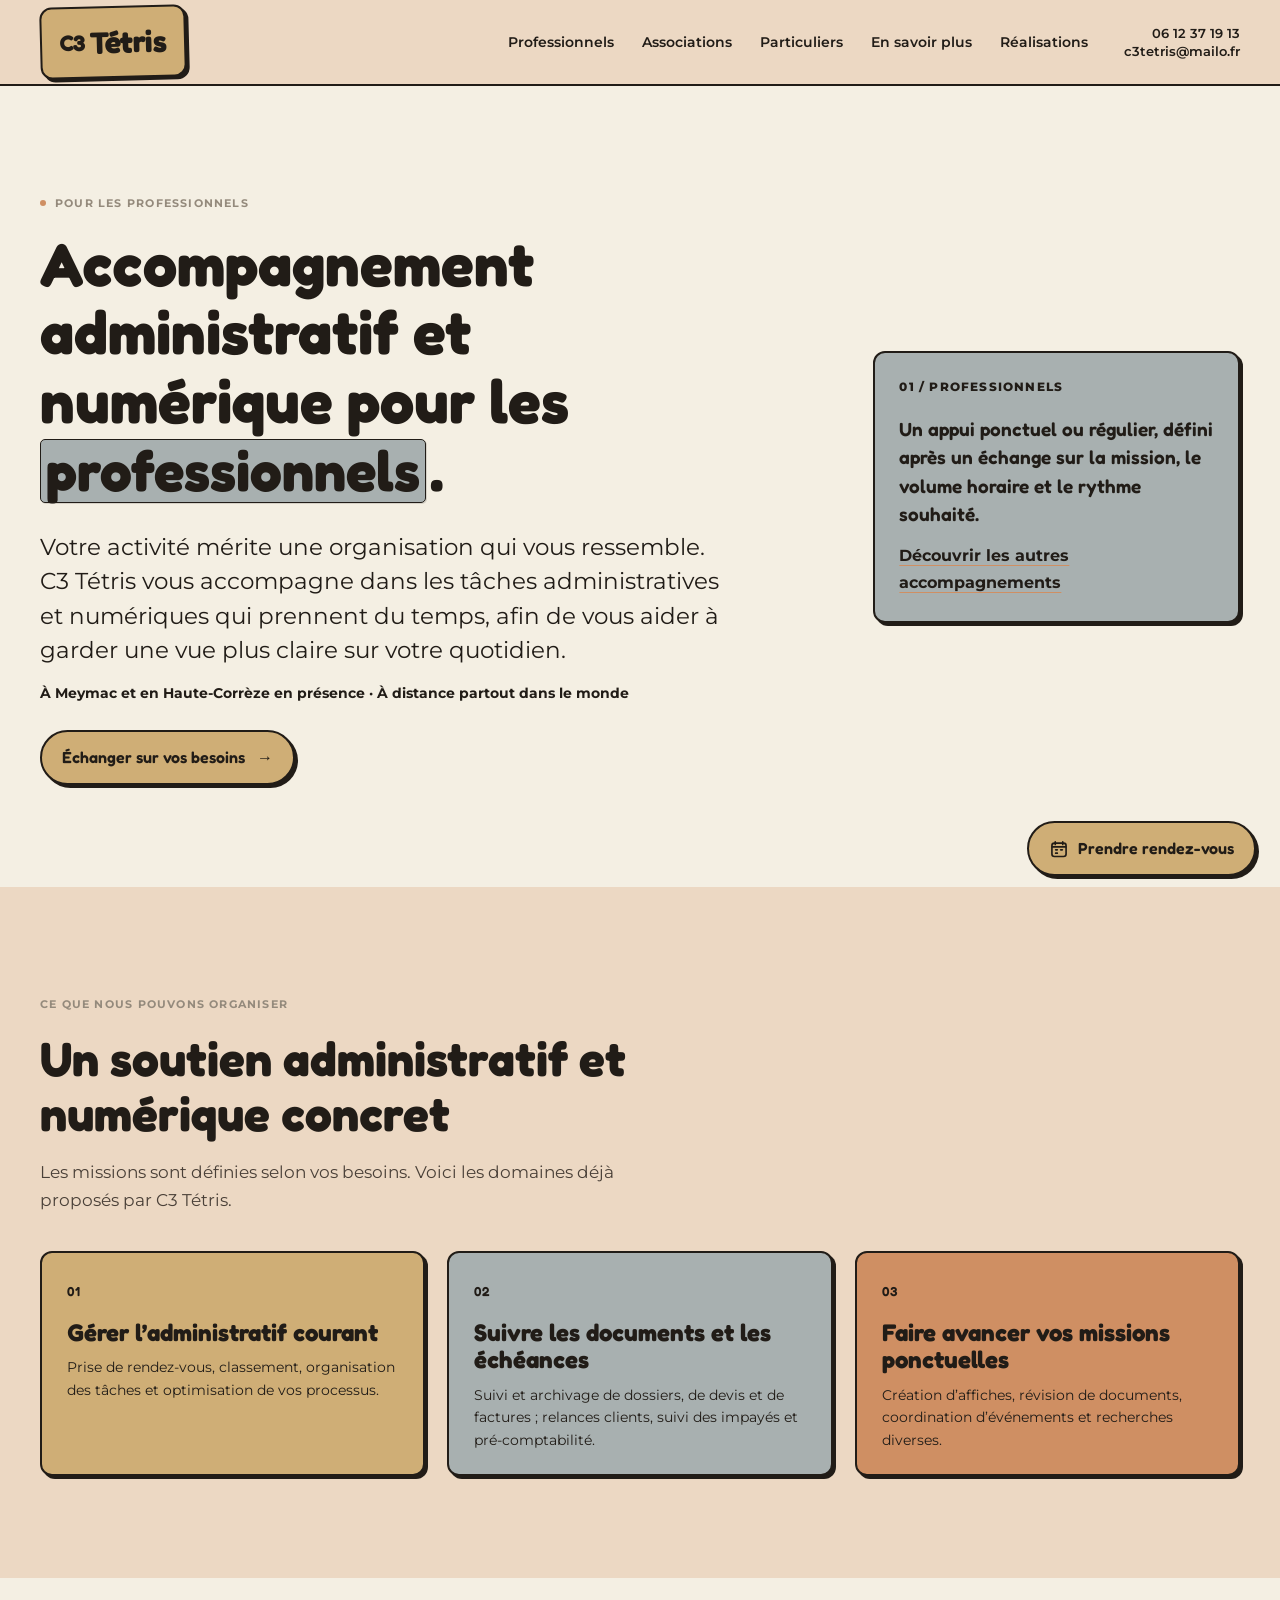
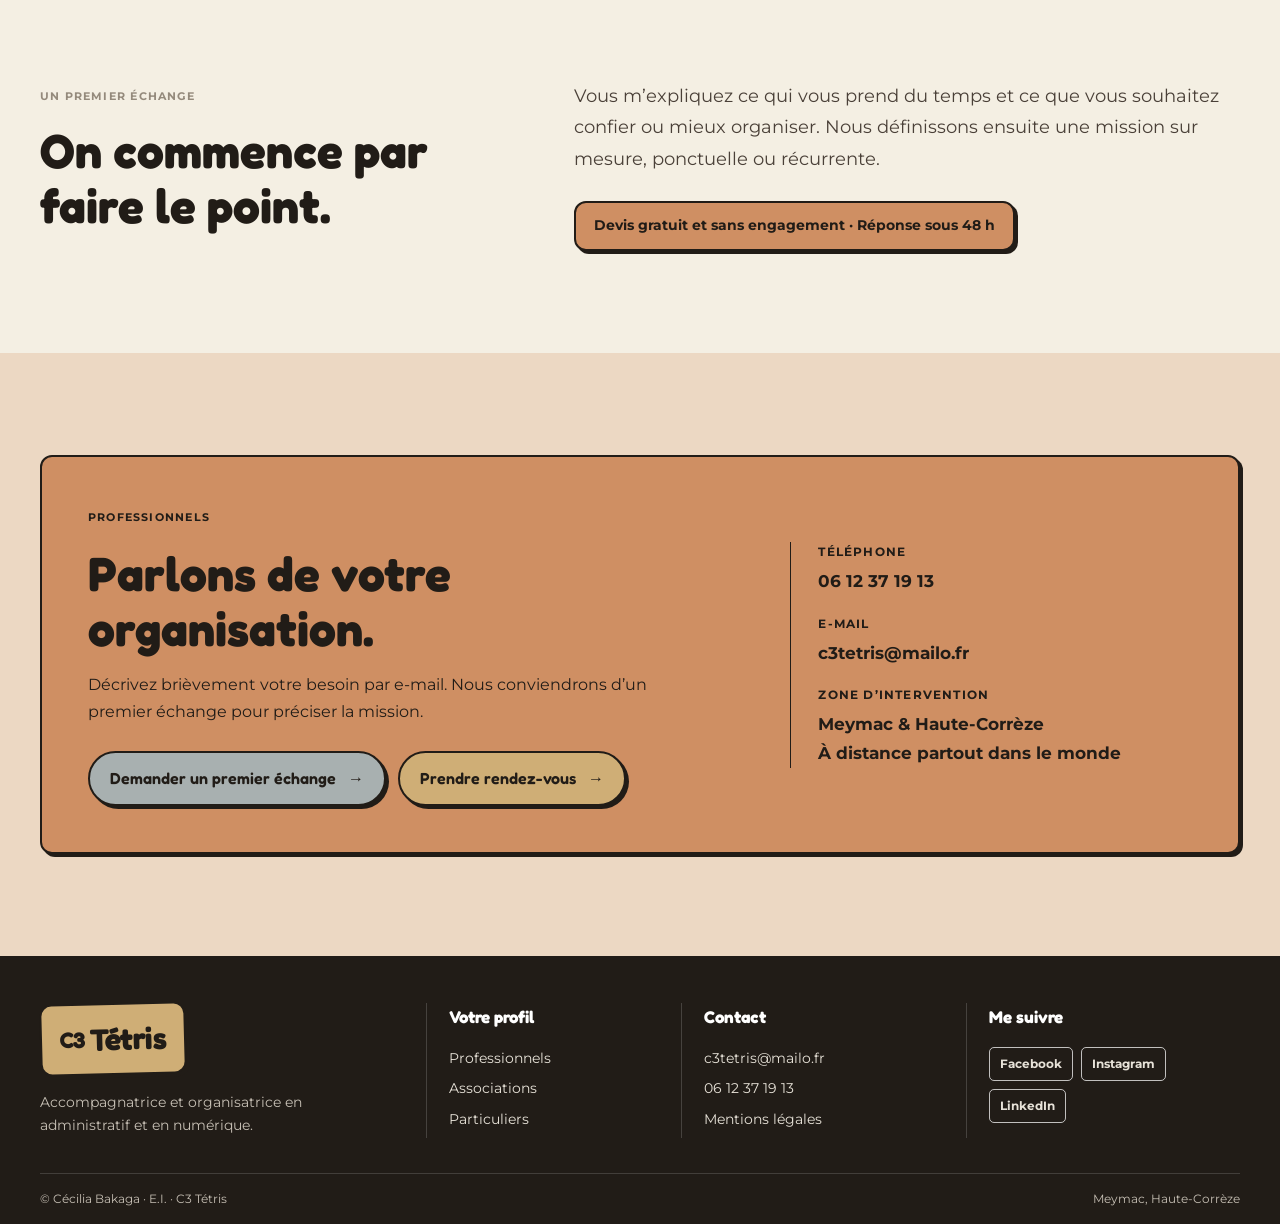
<file: professionnels.html>
<!doctype html>
<html lang="fr">
<head>
  <meta charset="utf-8">
  <meta name="viewport" content="width=device-width, initial-scale=1">
  <title>Professionnels : administratif et numérique | C3 Tétris</title>
  <meta name="description" content="Appui administratif et numérique pour les professionnels : organisation, suivi documentaire et missions ponctuelles à Meymac, en Haute-Corrèze et à distance.">
  <link rel="canonical" href="https://www.c3tetris.fr/professionnels.html">
  <meta property="og:type" content="website">
  <meta property="og:locale" content="fr_FR">
  <meta property="og:site_name" content="C3 Tétris">
  <meta property="og:title" content="Professionnels : administratif et numérique | C3 Tétris">
  <meta property="og:description" content="Appui administratif et numérique pour les professionnels : organisation, suivi documentaire et missions ponctuelles à Meymac, en Haute-Corrèze et à distance.">
  <meta property="og:url" content="https://www.c3tetris.fr/professionnels.html">
  <meta property="og:image" content="https://www.c3tetris.fr/assets/images/Photo-Drive-fond-creme-EEECE0.png">
  <meta property="og:image:alt" content="Portrait de Cécilia Bakaga, fondatrice de C3 Tétris">
  <meta name="twitter:card" content="summary_large_image">
  <meta name="twitter:title" content="Professionnels : administratif et numérique | C3 Tétris">
  <meta name="twitter:description" content="Appui administratif et numérique pour les professionnels : organisation, suivi documentaire et missions ponctuelles à Meymac, en Haute-Corrèze et à distance.">
  <meta name="twitter:image" content="https://www.c3tetris.fr/assets/images/Photo-Drive-fond-creme-EEECE0.png">
  <meta name="twitter:image:alt" content="Portrait de Cécilia Bakaga, fondatrice de C3 Tétris">
  <link rel="preconnect" href="https://fonts.googleapis.com">
  <link rel="preconnect" href="https://fonts.gstatic.com" crossorigin>
  <link href="https://fonts.googleapis.com/css2?family=Fredoka:wght@500;600;700&family=Montserrat:ital,wght@0,400;0,500;0,600;0,700&display=swap" rel="stylesheet">
  <link rel="stylesheet" href="styles.css">
  <link rel="stylesheet" href="styles-proposition-epuree.css">
  <link href="https://assets.calendly.com/assets/external/widget.css" rel="stylesheet">
</head>
<body>
  <a class="skip-link" href="#main">Aller au contenu</a>
  <header class="navbar">
    <div class="container navbar-inner">
      <a class="brand" href="index.html" aria-label="C3 Tétris, accueil"><span class="brand-mark" aria-hidden="true">C3</span><span>Tétris</span></a>
      <nav class="nav-desktop" aria-label="Navigation principale"><ul>
        <li><a href="professionnels.html" aria-current="page">Professionnels</a></li><li><a href="associations.html">Associations</a></li><li><a href="particuliers.html">Particuliers</a></li><li><a href="en-savoir-plus.html">En savoir plus</a></li><li><a href="realisations.html">Réalisations</a></li>
      </ul><a class="nav-cta" href="#contact">Parlons de vos besoins</a><div class="nav-contact nav-contact--desktop"><a href="tel:+33612371913" aria-label="Appeler C3 Tétris">06 12 37 19 13</a><a href="mailto:c3tetris@mailo.fr" aria-label="Écrire à C3 Tétris">c3tetris@mailo.fr</a></div></nav>

      <button class="nav-toggle" type="button" aria-label="Ouvrir le menu" aria-expanded="false" aria-controls="mobile-menu"><span></span><span></span><span></span></button>
    </div>
    <div class="header-contact-strip" aria-label="Coordonnées rapides"><a class="header-contact-link header-contact-phone" href="tel:+33612371913">06 12 37 19 13</a><a class="header-contact-link header-contact-email" href="mailto:c3tetris@mailo.fr">c3tetris@mailo.fr</a></div>
    <nav id="mobile-menu" class="nav-mobile" aria-label="Navigation mobile" hidden><ul>
      <li><a href="professionnels.html" aria-current="page">Professionnels</a></li><li><a href="associations.html">Associations</a></li><li><a href="particuliers.html">Particuliers</a></li><li><a href="en-savoir-plus.html">En savoir plus</a></li><li><a href="realisations.html">Réalisations</a></li><li><a href="#contact">Contact</a></li>
    </ul><div class="nav-contact"><a href="tel:+33612371913">06 12 37 19 13</a><a href="mailto:c3tetris@mailo.fr">c3tetris@mailo.fr</a></div></nav>
  </header>
  <main id="main">
    <section class="audience-hero section"><div class="container audience-hero-grid">
      <div><p class="eyebrow"><span class="eyebrow-dot"></span> Pour les professionnels</p><h1>Accompagnement administratif et numérique pour les <span class="title-chip title-chip--mint">professionnels</span>.</h1><p class="hero-lead">Votre activité mérite une organisation qui vous ressemble. C3 Tétris vous accompagne dans les tâches administratives et numériques qui prennent du temps, afin de vous aider à garder une vue plus claire sur votre quotidien.</p><p class="service-area">À Meymac et en Haute-Corrèze en présence · À distance partout dans le monde</p><a class="button button-primary" href="#contact">Échanger sur vos besoins <span aria-hidden="true">→</span></a></div>
      <aside class="audience-note audience-note--pro"><span class="note-index">01 / PROFESSIONNELS</span><p>Un appui ponctuel ou régulier, défini après un échange sur la mission, le volume horaire et le rythme souhaité.</p><a class="text-link" href="index.html#publics">Découvrir les autres accompagnements</a></aside>
    </div></section>
    <section class="section section-soft"><div class="container">
      <div class="section-heading"><p class="eyebrow">Ce que nous pouvons organiser</p><h2>Un soutien administratif et numérique concret</h2><p>Les missions sont définies selon vos besoins. Voici les domaines déjà proposés par C3 Tétris.</p></div>
      <div class="service-grid">
        <article class="service-card"><span class="service-index">01</span><h3>Gérer l’administratif courant</h3><p>Prise de rendez-vous, classement, organisation des tâches et optimisation de vos processus.</p></article>
        <article class="service-card"><span class="service-index">02</span><h3>Suivre les documents et les échéances</h3><p>Suivi et archivage de dossiers, de devis et de factures ; relances clients, suivi des impayés et pré-comptabilité.</p></article>
        <article class="service-card"><span class="service-index">03</span><h3>Faire avancer vos missions ponctuelles</h3><p>Création d’affiches, révision de documents, coordination d’événements et recherches diverses.</p></article>
      </div>
    </div></section>
    <section class="section"><div class="container process-panel process-panel--pro"><div><p class="eyebrow">Un premier échange</p><h2>On commence par faire le point.</h2></div><div><p>Vous m’expliquez ce qui vous prend du temps et ce que vous souhaitez confier ou mieux organiser. Nous définissons ensuite une mission sur mesure, ponctuelle ou récurrente.</p><p class="location-line">Devis gratuit et sans engagement · Réponse sous 48 h</p></div></div></section>
    <section id="contact" class="section section-contact"><div class="container contact-panel"><div><p class="eyebrow">Professionnels</p><h2>Parlons de votre organisation.</h2><p>Décrivez brièvement votre besoin par e-mail. Nous conviendrons d’un premier échange pour préciser la mission.</p><div class="contact-actions"><a class="button button-light" href="mailto:c3tetris@mailo.fr?subject=Accompagnement%20professionnel%20-%20C3%20T%C3%A9tris">Demander un premier échange <span aria-hidden="true">→</span></a><a class="button button-primary contact-booking" href="https://calendly.com/c3tetris-mailo/30min" data-calendly-popup target="_blank" rel="noopener noreferrer" aria-label="Prendre rendez-vous avec C3 Tétris dans Calendly">Prendre rendez-vous <span aria-hidden="true">→</span></a></div></div><div class="contact-details"><a href="tel:+33612371913"><span>Téléphone</span><strong>06 12 37 19 13</strong></a><a href="mailto:c3tetris@mailo.fr"><span>E-mail</span><strong>c3tetris@mailo.fr</strong></a><p><span>Zone d’intervention</span><strong>Meymac &amp; Haute-Corrèze<br>À distance partout dans le monde</strong></p></div></div></section>
  </main>
  <a class="calendly-float" href="https://calendly.com/c3tetris-mailo/30min" data-calendly-popup aria-label="Prendre rendez-vous avec C3 Tétris dans Calendly" target="_blank" rel="noopener noreferrer">
    <svg aria-hidden="true" viewBox="0 0 24 24" width="20" height="20" fill="none" xmlns="http://www.w3.org/2000/svg"><rect x="3.5" y="5" width="17" height="16" rx="3" stroke="currentColor" stroke-width="2"/><path d="M7.5 3.5v3M16.5 3.5v3M4 9.5h16M8 13h2m4 0h2M8 17h2" stroke="currentColor" stroke-width="2" stroke-linecap="round"/></svg>
    <span class="calendly-label-full">Prendre rendez-vous</span><span class="calendly-label-mobile" aria-hidden="true">Prendre RDV</span>
  </a>
  <footer class="footer"><div class="container footer-top"><div><a class="brand brand-footer" href="index.html"><span class="brand-mark" aria-hidden="true">C3</span><span>Tétris</span></a><p>Accompagnatrice et organisatrice en administratif et en numérique.</p></div><div class="footer-links"><strong>Votre profil</strong><a href="professionnels.html">Professionnels</a><a href="associations.html">Associations</a><a href="particuliers.html">Particuliers</a></div><div class="footer-links"><strong>Contact</strong><a href="mailto:c3tetris@mailo.fr">c3tetris@mailo.fr</a><a href="tel:+33612371913">06 12 37 19 13</a><a href="mentions-legales.html">Mentions légales</a></div><div class="footer-links"><strong>Me suivre</strong><div class="social-links" aria-label="Réseaux sociaux"><a href="https://www.facebook.com/profile.php?id=61594594993648" target="_blank" rel="noopener noreferrer" aria-label="C3 Tétris sur Facebook, nouvel onglet">Facebook</a><a href="https://www.instagram.com/cecilia_c3tetris/" target="_blank" rel="noopener noreferrer" aria-label="Cécilia Bakaga sur Instagram, nouvel onglet">Instagram</a><a href="https://www.linkedin.com/in/cecilia-bakaga/" target="_blank" rel="noopener noreferrer" aria-label="Cécilia Bakaga sur LinkedIn, nouvel onglet">LinkedIn</a></div></div></div></div><div class="container footer-bottom"><span>© Cécilia Bakaga · E.I. · C3 Tétris</span><span>Meymac, Haute-Corrèze</span></div></footer>
  <script src="https://assets.calendly.com/assets/external/widget.js" type="text/javascript"></script>
  <script src="script.js"></script>
</body>
</html>
</file>
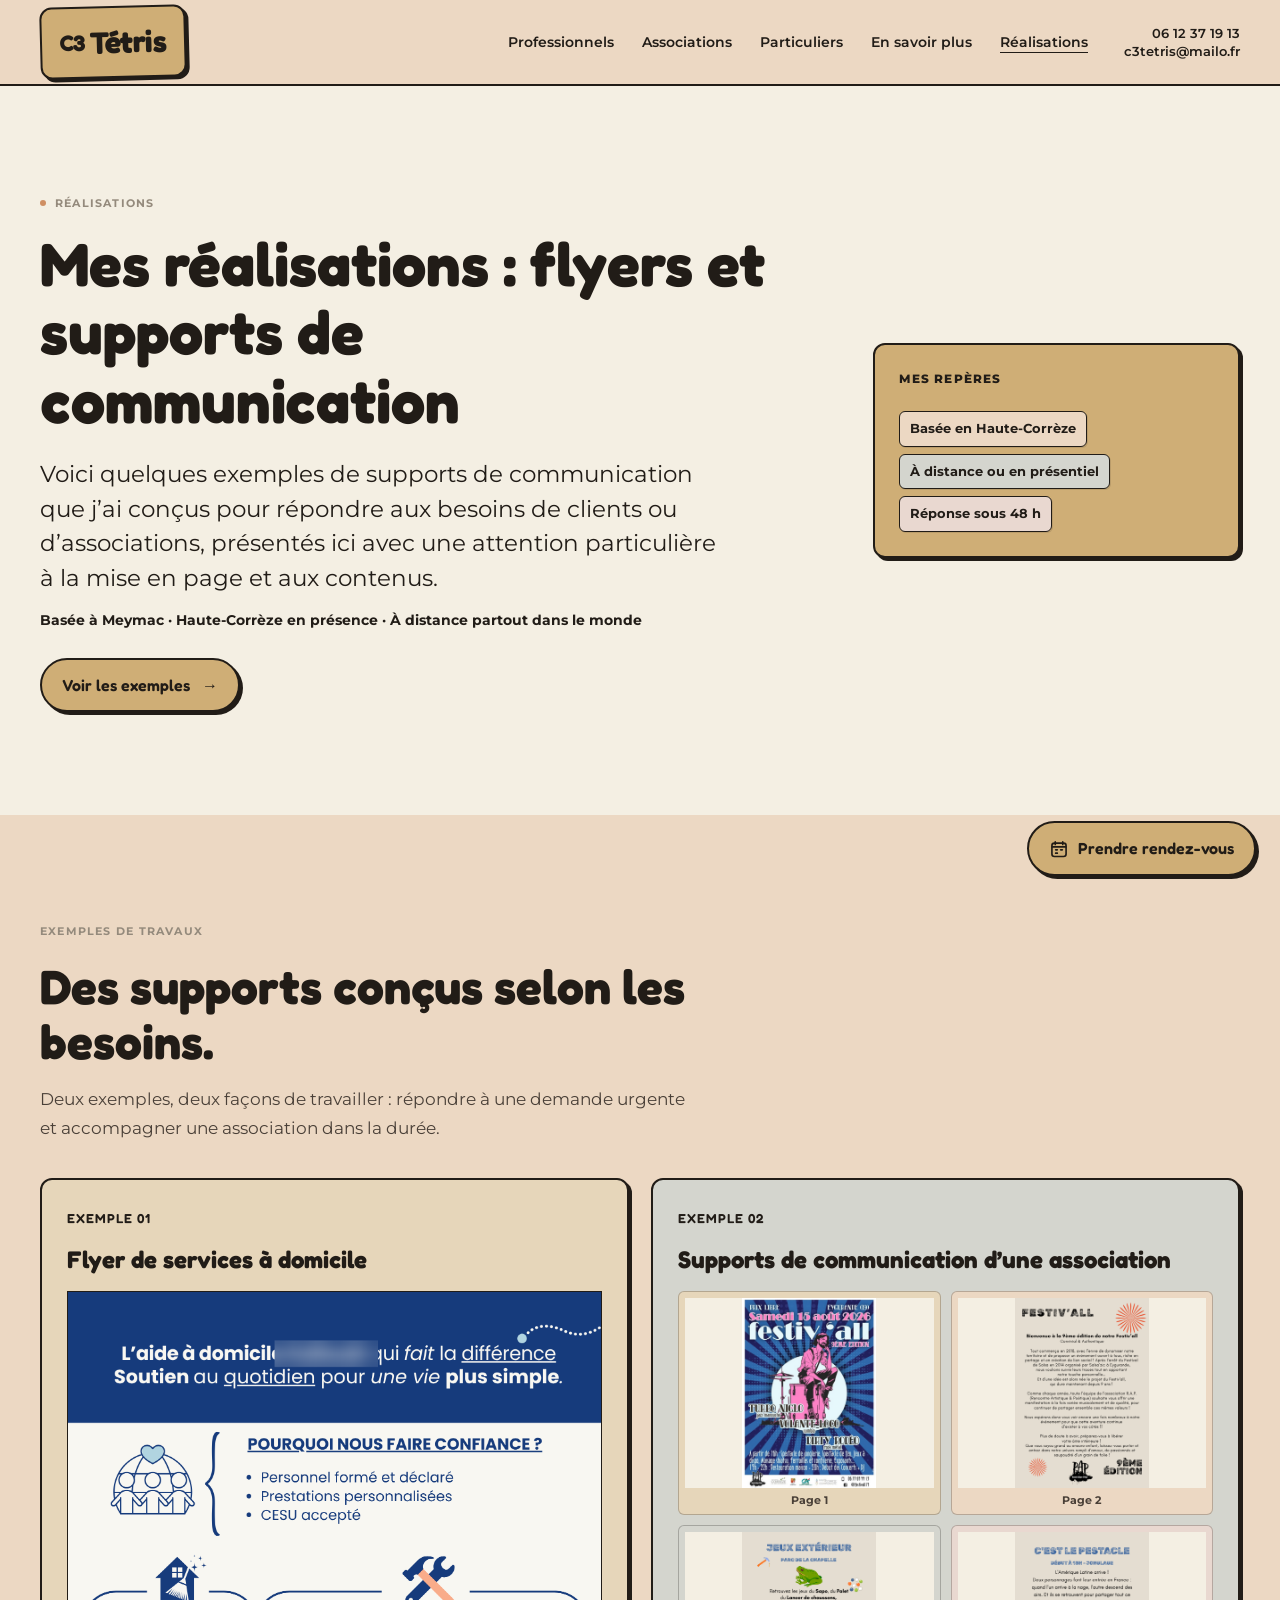
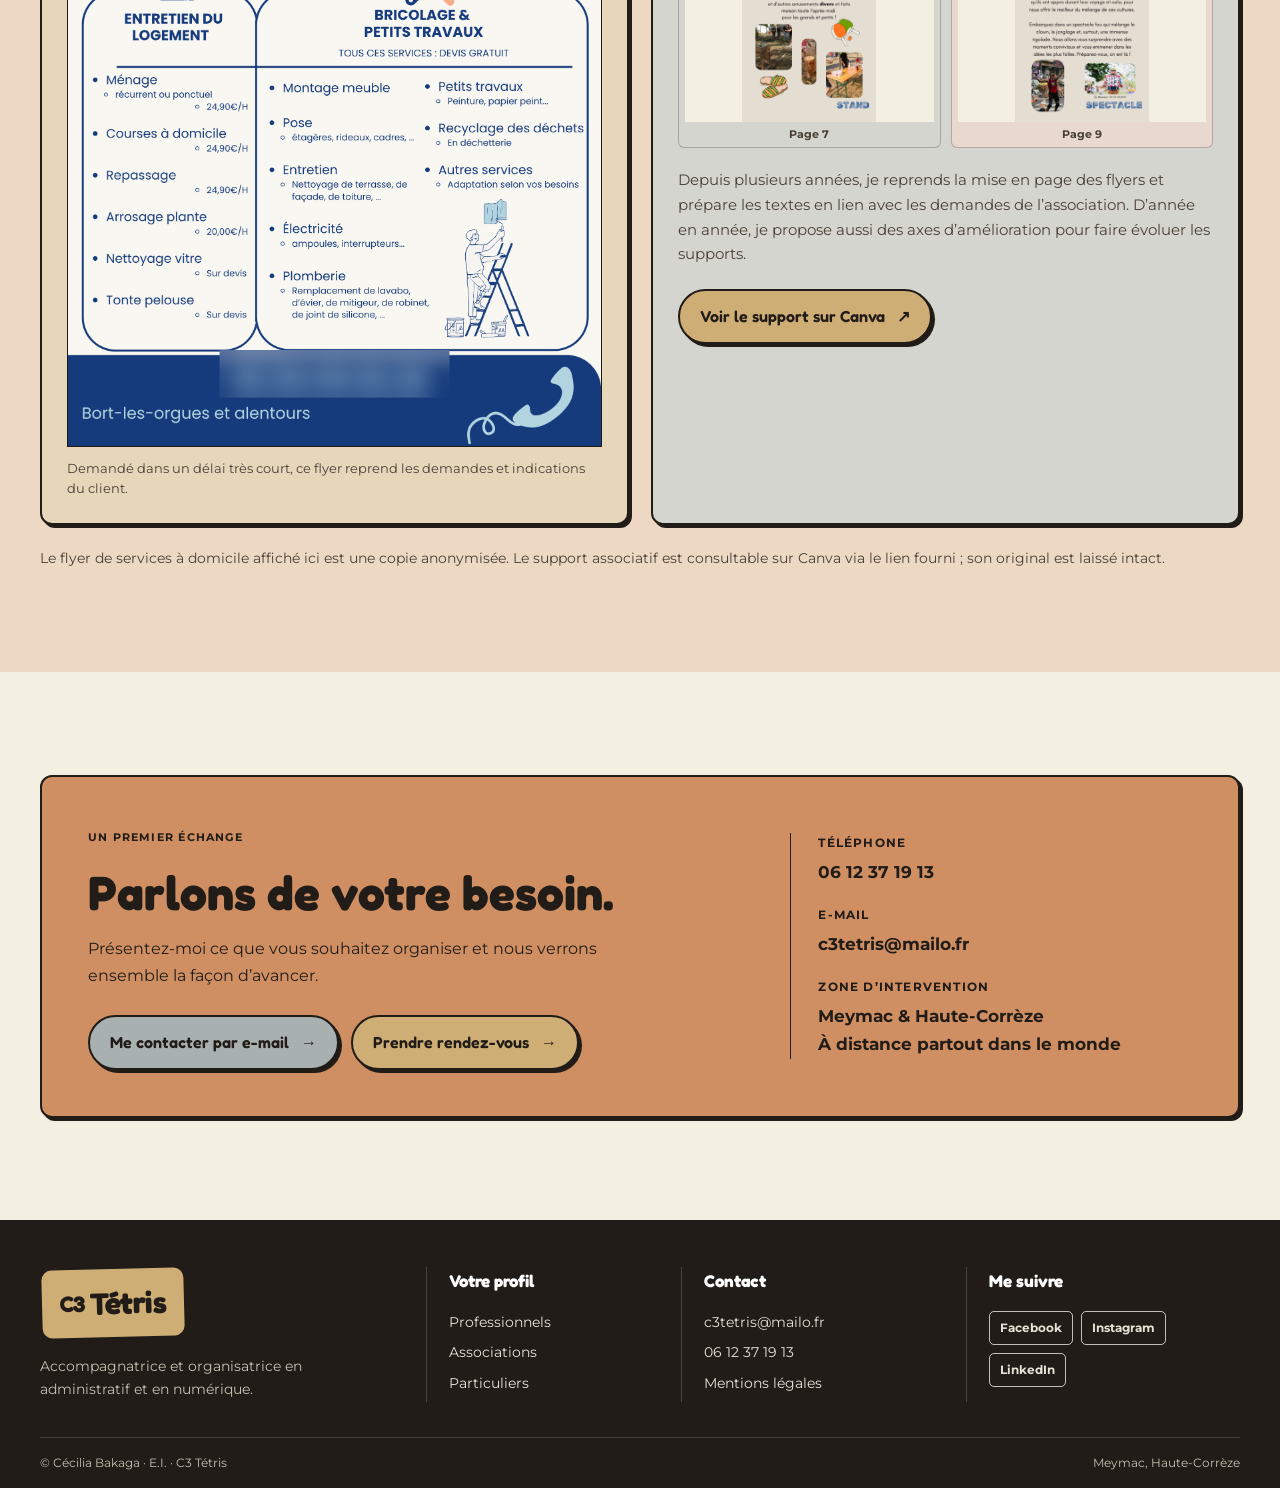
<file: realisations.html>
<!doctype html>
<html lang="fr">
<head>
  <meta charset="utf-8">
  <meta name="viewport" content="width=device-width, initial-scale=1">
  <title>Réalisations | C3 Tétris — Cécilia Bakaga</title>
  <meta name="description" content="Découvrez des exemples de supports réalisés pour des clients et une association : mise en page, rédaction et accompagnement dans la durée.">
  <link rel="canonical" href="https://www.c3tetris.fr/realisations.html">
  <meta property="og:type" content="website">
  <meta property="og:locale" content="fr_FR">
  <meta property="og:site_name" content="C3 Tétris">
  <meta property="og:title" content="Réalisations | C3 Tétris — Cécilia Bakaga">
  <meta property="og:description" content="Exemples de supports réalisés pour des clients et une association : mise en page, rédaction et accompagnement dans la durée.">
  <meta property="og:url" content="https://www.c3tetris.fr/realisations.html">
  <meta property="og:image" content="https://www.c3tetris.fr/assets/images/travaux-flyer-aide-domicile-anonymise.png">
  <meta property="og:image:alt" content="Aperçu anonymisé d’un flyer de services à domicile réalisé pour un client">
  <meta name="twitter:card" content="summary_large_image">
  <meta name="twitter:title" content="Réalisations | C3 Tétris — Cécilia Bakaga">
  <meta name="twitter:description" content="Exemples de supports réalisés pour des clients et une association.">
  <meta name="twitter:image" content="https://www.c3tetris.fr/assets/images/travaux-flyer-aide-domicile-anonymise.png">
  <meta name="twitter:image:alt" content="Aperçu anonymisé d’un flyer de services à domicile réalisé pour un client">
  <link rel="preconnect" href="https://fonts.googleapis.com">
  <link rel="preconnect" href="https://fonts.gstatic.com" crossorigin>
  <link href="https://fonts.googleapis.com/css2?family=Fredoka:wght@500;600;700&family=Montserrat:ital,wght@0,400;0,500;0,600;0,700&display=swap" rel="stylesheet">
  <link rel="stylesheet" href="styles.css">
  <link rel="stylesheet" href="styles-proposition-epuree.css">
  <link href="https://assets.calendly.com/assets/external/widget.css" rel="stylesheet">
</head>
<body>
  <a class="skip-link" href="#main">Aller au contenu</a>
  <header class="navbar">
    <div class="container navbar-inner">
      <a class="brand" href="index.html" aria-label="C3 Tétris, accueil"><span class="brand-mark" aria-hidden="true">C3</span><span>Tétris</span></a>
      <nav class="nav-desktop" aria-label="Navigation principale">
        <ul>
          <li><a href="professionnels.html">Professionnels</a></li>
          <li><a href="associations.html">Associations</a></li>
          <li><a href="particuliers.html">Particuliers</a></li>
          <li><a href="en-savoir-plus.html">En savoir plus</a></li><li><a href="realisations.html" aria-current="page">Réalisations</a></li>
        </ul>
        <a class="nav-cta" href="#contact">Parlons de vos besoins</a><div class="nav-contact nav-contact--desktop"><a href="tel:+33612371913" aria-label="Appeler C3 Tétris">06 12 37 19 13</a><a href="mailto:c3tetris@mailo.fr" aria-label="Écrire à C3 Tétris">c3tetris@mailo.fr</a></div>
      </nav>
      <button class="nav-toggle" type="button" aria-label="Ouvrir le menu" aria-expanded="false" aria-controls="mobile-menu"><span></span><span></span><span></span></button>
    </div>
    <div class="header-contact-strip" aria-label="Coordonnées rapides">
      <a class="header-contact-link header-contact-phone" href="tel:+33612371913">06 12 37 19 13</a>
      <a class="header-contact-link header-contact-email" href="mailto:c3tetris@mailo.fr">c3tetris@mailo.fr</a>
    </div>
    <nav id="mobile-menu" class="nav-mobile" aria-label="Navigation mobile" hidden>
      <ul>
        <li><a href="professionnels.html">Professionnels</a></li>
        <li><a href="associations.html">Associations</a></li>
        <li><a href="particuliers.html">Particuliers</a></li>
        <li><a href="en-savoir-plus.html">En savoir plus</a></li><li><a href="realisations.html" aria-current="page">Réalisations</a></li>
        <li><a href="index.html#contact">Contact</a></li>
      </ul>
      <div class="nav-contact"><a href="tel:+33612371913">06 12 37 19 13</a><a href="mailto:c3tetris@mailo.fr">c3tetris@mailo.fr</a></div>
    </nav>
  </header>

  <main id="main">
    <section class="audience-hero section">
      <div class="container audience-hero-grid">
        <div>
          <p class="eyebrow"><span class="eyebrow-dot"></span> Réalisations</p>
          <h1>Mes réalisations : flyers et supports de communication</h1>
          <p class="hero-lead">Voici quelques exemples de supports de communication que j’ai conçus pour répondre aux besoins de clients ou d’associations, présentés ici avec une attention particulière à la mise en page et aux contenus.</p>
          <p class="service-area">Basée à Meymac · Haute-Corrèze en présence · À distance partout dans le monde</p>
          <div class="hero-actions"><a class="button button-primary" href="#travaux">Voir les exemples <span aria-hidden="true">→</span></a></div>
        </div>
        <aside class="audience-note">
          <span class="note-index">MES REPÈRES</span>
          <div class="hero-notes">
            <span>Basée en Haute-Corrèze</span>
            <span>À distance ou en présentiel</span>
            <span>Réponse sous 48 h</span>
          </div>
        </aside>
      </div>
    </section>

    <section id="travaux" class="section">
      <div class="container">
        <div class="section-heading">
          <p class="eyebrow">Exemples de travaux</p>
          <h2>Des supports conçus selon les besoins.</h2>
          <p>Deux exemples, deux façons de travailler : répondre à une demande urgente et accompagner une association dans la durée.</p>
        </div>
        <div class="portfolio-grid">
          <article class="portfolio-card">
            <span class="service-index">EXEMPLE 01</span>
            <h3>Flyer de services à domicile</h3>
            <figure class="portfolio-figure">
              <img src="assets/images/travaux-flyer-aide-domicile-anonymise.png" alt="Flyer de services à domicile, avec le nom de l’entreprise et son numéro de téléphone floutés." width="1600" height="2263" loading="lazy">
              <figcaption>Demandé dans un délai très court, ce flyer reprend les demandes et indications du client.</figcaption>
            </figure>
          </article>
          <article class="portfolio-card">
            <span class="service-index">EXEMPLE 02</span>
            <h3>Supports de communication d’une association</h3>
            <div class="portfolio-page-grid" role="group" aria-label="Aperçu des pages 1, 2, 7 et 9 du support associatif">
              <figure class="portfolio-page-preview"><img src="assets/images/festivall-page-01.png" alt="Page 1 : couverture du support de communication associatif." width="600" height="849" loading="lazy" decoding="async"><figcaption>Page 1</figcaption></figure>
              <figure class="portfolio-page-preview"><img src="assets/images/festivall-page-02.png" alt="Page 2 : présentation du projet et de l’association." width="600" height="849" loading="lazy" decoding="async"><figcaption>Page 2</figcaption></figure>
              <figure class="portfolio-page-preview"><img src="assets/images/festivall-page-07.png" alt="Page 7 : jeux et activités extérieures." width="600" height="849" loading="lazy" decoding="async"><figcaption>Page 7</figcaption></figure>
              <figure class="portfolio-page-preview"><img src="assets/images/festivall-page-09.png" alt="Page 9 : présentation d’un spectacle de jonglage." width="600" height="849" loading="lazy" decoding="async"><figcaption>Page 9</figcaption></figure>
            </div>
            <p class="portfolio-description">Depuis plusieurs années, je reprends la mise en page des flyers et prépare les textes en lien avec les demandes de l’association. D’année en année, je propose aussi des axes d’amélioration pour faire évoluer les supports.</p>
            <a class="button button-primary" href="https://canva.link/pdfv2b93n03t3kn" target="_blank" rel="noopener noreferrer">Voir le support sur Canva <span aria-hidden="true">↗</span></a>
          </article>
        </div>
        <p class="portfolio-note">Le flyer de services à domicile affiché ici est une copie anonymisée. Le support associatif est consultable sur Canva via le lien fourni ; son original est laissé intact.</p>
      </div>
    </section>

    <section id="contact" class="section section-contact">
      <div class="container contact-panel">
        <div>
          <p class="eyebrow">Un premier échange</p>
          <h2>Parlons de votre besoin.</h2>
          <p>Présentez-moi ce que vous souhaitez organiser et nous verrons ensemble la façon d’avancer.</p>
          <div class="contact-actions"><a class="button button-light" href="mailto:c3tetris@mailo.fr?subject=Premier%20%C3%A9change%20avec%20C3%20T%C3%A9tris">Me contacter par e-mail <span aria-hidden="true">→</span></a><a class="button button-primary contact-booking" href="https://calendly.com/c3tetris-mailo/30min" data-calendly-popup target="_blank" rel="noopener noreferrer" aria-label="Prendre rendez-vous avec C3 Tétris dans Calendly">Prendre rendez-vous <span aria-hidden="true">→</span></a></div>
        </div>
        <div class="contact-details">
          <a href="tel:+33612371913"><span>Téléphone</span><strong>06 12 37 19 13</strong></a>
          <a href="mailto:c3tetris@mailo.fr"><span>E-mail</span><strong>c3tetris@mailo.fr</strong></a>
          <p><span>Zone d’intervention</span><strong>Meymac &amp; Haute-Corrèze<br>À distance partout dans le monde</strong></p>
        </div>
      </div>
    </section>
  </main>

  <a class="calendly-float" href="https://calendly.com/c3tetris-mailo/30min" data-calendly-popup aria-label="Prendre rendez-vous avec C3 Tétris dans Calendly" target="_blank" rel="noopener noreferrer">
    <svg aria-hidden="true" viewBox="0 0 24 24" width="20" height="20" fill="none" xmlns="http://www.w3.org/2000/svg"><rect x="3.5" y="5" width="17" height="16" rx="3" stroke="currentColor" stroke-width="2"/><path d="M7.5 3.5v3M16.5 3.5v3M4 9.5h16M8 13h2m4 0h2M8 17h2" stroke="currentColor" stroke-width="2" stroke-linecap="round"/></svg>
    <span class="calendly-label-full">Prendre rendez-vous</span><span class="calendly-label-mobile" aria-hidden="true">Prendre RDV</span>
  </a>

  <footer class="footer">
    <div class="container footer-top">
      <div><a class="brand brand-footer" href="index.html"><span class="brand-mark" aria-hidden="true">C3</span><span>Tétris</span></a><p>Accompagnatrice et organisatrice en administratif et en numérique.</p></div>
      <div class="footer-links"><strong>Votre profil</strong><a href="professionnels.html">Professionnels</a><a href="associations.html">Associations</a><a href="particuliers.html">Particuliers</a></div>
      <div class="footer-links"><strong>Contact</strong><a href="mailto:c3tetris@mailo.fr">c3tetris@mailo.fr</a><a href="tel:+33612371913">06 12 37 19 13</a><a href="mentions-legales.html">Mentions légales</a></div>
      <div class="footer-links"><strong>Me suivre</strong><div class="social-links" aria-label="Réseaux sociaux"><a href="https://www.facebook.com/profile.php?id=61594594993648" target="_blank" rel="noopener noreferrer" aria-label="C3 Tétris sur Facebook, nouvel onglet">Facebook</a><a href="https://www.instagram.com/cecilia_c3tetris/" target="_blank" rel="noopener noreferrer" aria-label="Cécilia Bakaga sur Instagram, nouvel onglet">Instagram</a><a href="https://www.linkedin.com/in/cecilia-bakaga/" target="_blank" rel="noopener noreferrer" aria-label="Cécilia Bakaga sur LinkedIn, nouvel onglet">LinkedIn</a></div></div>
    </div>
    <div class="container footer-bottom"><span>© Cécilia Bakaga · E.I. · C3 Tétris</span><span>Meymac, Haute-Corrèze</span></div>
  </footer>

  <script src="https://assets.calendly.com/assets/external/widget.js" type="text/javascript"></script>
  <script src="script.js"></script>
</body>
</html>
</file>
<file: styles.css>
/* C3 Tétris — charte originale réintégrée à la nouvelle architecture */
:root {
  --cream: #f4efe3;
  --white: #fffdf9;
  --ink: #211c17;
  --body: #4a4038;
  --secondary: #948a7c;
  --peach: #cf8f63;
  --mint: #a8b0b0;
  --yellow: #cfae76;
  --pink: #e6d2ca;
  --sec-tint: #ecd8c3;
  --border: 2.5px solid var(--ink);
  --shadow-hard: 5px 5px 0 var(--ink);
  --shadow-hard-sm: 2px 2px 0 var(--ink);
  --radius: 20px;
  --radius-sm: 14px;
  --maxw: 1200px;
  --nav-h: 82px;
}

*, *::before, *::after { box-sizing: border-box; }
html { scroll-behavior: smooth; scroll-padding-top: calc(var(--nav-h) + 18px); }
body {
  margin: 0;
  background: var(--cream);
  color: var(--body);
  font-family: Montserrat, system-ui, sans-serif;
  font-size: 16px;
  line-height: 1.6;
  -webkit-font-smoothing: antialiased;
}
img { display: block; max-width: 100%; height: auto; }
a { color: inherit; text-decoration: none; }
button { font: inherit; }
ul { margin: 0; padding: 0; list-style: none; }
h1, h2, h3, h4 {
  margin: 0;
  color: var(--ink);
  font-family: "Fredoka", Montserrat, system-ui, sans-serif;
  font-weight: 700;
  line-height: 1.15;
}
p { margin: 0 0 1rem; }
.container { width: min(100% - 48px, var(--maxw)); margin-inline: auto; }
.skip-link { position: absolute; z-index: 500; top: 8px; left: 8px; padding: 10px 14px; border: var(--border); background: var(--yellow); color: var(--ink); transform: translateY(-150%); }
.skip-link:focus { transform: translateY(0); }

/* Navigation — le cartouche C3 Tétris et les bordures sont conservés */
.navbar { position: sticky; z-index: 100; top: 0; background: var(--sec-tint); border-bottom: var(--border); }
.navbar-inner { display: flex; align-items: center; justify-content: space-between; min-height: var(--nav-h); gap: 24px; }
.brand {
  display: inline-flex; flex: 0 0 auto; align-items: center; gap: 4px;
  padding: 8px 17px; border: var(--border); border-radius: 12px;
  background: var(--yellow); color: var(--ink); box-shadow: var(--shadow-hard-sm);
  font-family: "Fredoka", sans-serif; font-size: clamp(22px, 2.3vw, 30px); font-weight: 700; letter-spacing: -.02em;
  transform: rotate(-1.5deg); transition: transform .15s ease, box-shadow .15s ease;
}
.brand:hover { transform: rotate(0) translate(2px, 2px); box-shadow: 2px 2px 0 var(--ink); }
.brand-mark { display: inline; width: auto; height: auto; border: 0; border-radius: 0; background: transparent; color: inherit; font-size: .72em; letter-spacing: -.06em; }
.nav-desktop { display: flex; align-items: center; justify-content: flex-end; gap: 8px; }
.nav-desktop ul { display: flex; align-items: center; gap: 8px; }
.nav-desktop li { flex: 0 0 auto; }
.nav-desktop a:not(.nav-cta) { color: var(--ink); font-size: 12px; font-weight: 700; white-space: nowrap; text-decoration: underline; text-decoration-color: transparent; text-underline-offset: 5px; transition: color .18s ease, text-decoration-color .18s ease; }
.nav-desktop a:hover, .nav-mobile a:hover { color: var(--peach); text-decoration-color: currentColor; }
.nav-desktop a[aria-current="page"] { color: var(--peach); }
.nav-cta { display: inline-flex; flex: 0 0 auto; align-items: center; justify-content: center; min-height: 40px; padding: 7px 10px; border: var(--border); border-radius: 999px; background: var(--white); color: var(--ink); box-shadow: var(--shadow-hard-sm); font-size: 11px; font-weight: 700; white-space: nowrap; transition: transform .15s ease, box-shadow .15s ease; }
.nav-cta:hover { transform: translate(3px, 3px); box-shadow: 1px 1px 0 var(--ink); color: var(--ink) !important; }
.nav-desktop .nav-inline-contact { min-height: 30px; padding: 4px 6px; font-size: 10px; text-decoration: none; }
.nav-desktop .nav-inline-contact:hover { color: var(--ink) !important; text-decoration: none; }
.nav-toggle { display: none; align-items: center; justify-content: center; flex-direction: column; gap: 5px; width: 44px; height: 44px; border: var(--border); border-radius: 10px; background: var(--white); box-shadow: var(--shadow-hard-sm); cursor: pointer; }
.nav-toggle span { width: 20px; height: 3px; border-radius: 2px; background: var(--ink); transition: transform .18s ease, opacity .18s ease; }
.nav-toggle[aria-expanded="true"] span:first-child { transform: translateY(8px) rotate(45deg); }
.nav-toggle[aria-expanded="true"] span:nth-child(2) { opacity: 0; }
.nav-toggle[aria-expanded="true"] span:last-child { transform: translateY(-8px) rotate(-45deg); }
.nav-mobile { padding: 14px 24px 22px; border-top: var(--border); background: var(--sec-tint); }
.nav-mobile[hidden] { display: none; }
.nav-mobile ul { display: grid; gap: 2px; max-width: var(--maxw); margin: 0 auto; }
.nav-mobile a { display: block; padding: 10px 0; color: var(--ink); font-size: 17px; font-weight: 700; }
.nav-contact { display: flex; flex-wrap: wrap; gap: 8px 20px; max-width: var(--maxw); margin: 10px auto 0; color: var(--body); font-size: 14px; font-weight: 600; }
.header-contact-strip { display: none; flex-wrap: wrap; align-items: center; justify-content: center; gap: 7px 12px; padding: 7px 15px; border-top: 1px solid rgba(34,29,24,.24); background: var(--cream); }
.header-contact-link { display: inline-flex; align-items: center; min-height: 30px; padding: 4px 11px; border: 1.5px solid var(--ink); border-radius: 999px; color: var(--ink); box-shadow: var(--shadow-hard-sm); font-size: 12px; font-weight: 700; text-decoration: none; white-space: nowrap; }
.header-contact-phone, .header-contact-email { background: transparent; }
.header-contact-link:hover { transform: translate(2px, 2px); box-shadow: 1px 1px 0 var(--ink); color: var(--ink); }
.nav-desktop a[href="professionnels.html"], .nav-mobile a[href="professionnels.html"] { display: inline-flex; align-items: center; min-height: 30px; padding: 4px 7px; border: 1.5px solid var(--ink); border-radius: 8px; background: var(--mint); box-shadow: 2px 2px 0 var(--ink); color: var(--ink); text-decoration: none; }
.nav-desktop a[href="associations.html"], .nav-mobile a[href="associations.html"] { display: inline-flex; align-items: center; min-height: 30px; padding: 4px 7px; border: 1.5px solid var(--ink); border-radius: 8px; background: var(--peach); box-shadow: 2px 2px 0 var(--ink); color: var(--ink); text-decoration: none; }
.nav-desktop a[href="particuliers.html"], .nav-mobile a[href="particuliers.html"] { display: inline-flex; align-items: center; min-height: 30px; padding: 4px 7px; border: 1.5px solid var(--ink); border-radius: 8px; background: var(--pink); box-shadow: 2px 2px 0 var(--ink); color: var(--ink); text-decoration: none; }
.nav-desktop a[href="professionnels.html"]:hover, .nav-desktop a[href="associations.html"]:hover, .nav-desktop a[href="particuliers.html"]:hover, .nav-mobile a[href="professionnels.html"]:hover, .nav-mobile a[href="associations.html"]:hover, .nav-mobile a[href="particuliers.html"]:hover { color: var(--ink); text-decoration: none; transform: translate(1px, 1px); box-shadow: 1px 1px 0 var(--ink); }
.name-chip { display: inline-block; padding: 0 .3em; border: 1.5px solid var(--ink); border-radius: 4px; background: var(--yellow); color: var(--ink); font-weight: 700; }

/* Structure and hierarchy */
.section { padding-block: clamp(58px, 8vw, 104px); }
.section-soft { background: var(--sec-tint); }
.section-heading { max-width: 760px; margin: 0 0 44px; }
.section-heading h2, .about-panel h2, .process-panel h2, .contact-panel h2 { margin: 0 0 16px; font-size: clamp(30px, 4vw, 48px); line-height: 1.15; }
.section-heading > p:last-child { max-width: 650px; margin-bottom: 0; color: var(--body); font-size: 18px; }
.eyebrow {
  display: inline-flex; align-items: center; gap: 9px; margin: 0 0 19px; padding: 7px 14px;
  border: 2px solid var(--ink); border-radius: 30px; background: var(--white); color: var(--ink);
  box-shadow: var(--shadow-hard-sm); font-size: 12px; font-weight: 700; letter-spacing: .09em; line-height: 1.4; text-transform: uppercase;
}
.eyebrow-dot { width: 8px; height: 8px; border-radius: 50%; background: var(--peach); box-shadow: 0 0 0 3px var(--pink); }
.button { display: inline-flex; align-items: center; justify-content: center; gap: 12px; min-height: 50px; padding: 12px 20px; border: var(--border); border-radius: 999px; color: var(--ink); font-family: "Fredoka", sans-serif; font-size: 16px; font-weight: 600; transition: transform .15s ease, box-shadow .15s ease; }
.button:hover { transform: translate(3px, 3px); box-shadow: 1px 1px 0 var(--ink); }
.button-primary { background: var(--yellow); box-shadow: var(--shadow-hard-sm); }
.button-light { background: var(--white); box-shadow: var(--shadow-hard-sm); }
.text-link { display: inline-flex; align-items: center; gap: 8px; color: var(--ink); font-weight: 700; text-decoration: underline; text-decoration-color: var(--peach); text-underline-offset: 4px; }
.text-link:hover { color: var(--peach); }

/* Home hero */
.hero { padding-block: clamp(54px, 7vw, 92px) clamp(66px, 8vw, 110px); background: var(--cream); }
.hero-grid { display: grid; grid-template-columns: minmax(0, 1.13fr) minmax(290px, .87fr); gap: clamp(40px, 7vw, 88px); align-items: center; }
.hero-copy h1 { max-width: 740px; font-size: clamp(39px, 5.2vw, 66px); line-height: 1.1; }
.title-chip { display: inline-block; vertical-align: baseline; margin: 0 .06em .08em 0; padding: .03em .09em .06em; border: 1.5px solid var(--ink); border-radius: 7px; box-shadow: 1px 1px 0 var(--ink); font-size: .93em; line-height: 1; }
.title-chip--peach { background: var(--peach); }
.title-chip--yellow { background: var(--yellow); }
.title-chip--mint { background: var(--mint); }
.title-chip--pink { background: var(--pink); }
.title-chip--phrase { display: block; width: fit-content; max-width: 100%; margin-bottom: .08em; }
.hero-lead { max-width: 660px; margin: 22px 0 14px; color: var(--ink); font-size: clamp(19px, 2vw, 23px); line-height: 1.5; }
.hero-audience { max-width: 660px; margin-bottom: 25px; color: var(--body); font-size: 16px; }
.hero-actions { display: flex; align-items: center; flex-wrap: wrap; gap: 18px 24px; }
.hero-notes { display: flex; flex-wrap: wrap; gap: 10px; margin-top: 26px; }
.hero-notes span { padding: 7px 12px; border: 1.5px solid var(--ink); border-radius: 999px; background: var(--white); color: var(--ink); box-shadow: 1px 1px 0 var(--ink); font-size: 12px; font-weight: 700; }
.hero-notes span:nth-child(1) { background: var(--peach); }
.hero-notes span:nth-child(2) { background: var(--mint); }
.hero-portrait { margin: 0; }
.portrait-frame { position: relative; width: 100%; aspect-ratio: 1 / 1; padding: 11px; border: var(--border); border-radius: 0; background: var(--peach); box-shadow: var(--shadow-hard); }
.portrait-frame::before { position: absolute; z-index: 1; top: 9%; left: 10%; width: 26px; height: 26px; border: 2px solid var(--ink); border-radius: 50%; background: var(--yellow); content: ""; }
.portrait-frame img { display: block; width: 100%; aspect-ratio: 1 / 1; border: 2px solid var(--ink); border-radius: 0; background: var(--white); object-fit: cover; }
.hero-portrait figcaption { display: flex; align-items: center; gap: 12px; max-width: 360px; margin: 25px auto 0; color: var(--body); font-size: 14px; line-height: 1.5; }
.caption-mark { display: grid; flex: 0 0 36px; width: 36px; height: 36px; place-items: center; border: 2px solid var(--ink); border-radius: 50%; background: var(--yellow); color: var(--ink); box-shadow: 1px 1px 0 var(--ink); font-size: 21px; }

/* Public pathways and service cards */
.audience-grid, .service-grid { display: grid; grid-template-columns: repeat(3, minmax(0, 1fr)); gap: 22px; }
.audience-card, .service-card { position: relative; min-height: 254px; padding: 27px 27px 25px; border: var(--border); border-radius: var(--radius); background: var(--white); box-shadow: var(--shadow-hard); }
.audience-card { display: flex; flex-direction: column; transition: transform .15s ease, box-shadow .15s ease; }
.audience-card:hover { transform: translate(3px, 3px); box-shadow: 3px 3px 0 var(--ink); }
.audience-card-business { background: var(--mint); }
.audience-card-association { background: var(--peach); }
.audience-card-personal { background: var(--pink); }
.card-number, .service-index { display: inline-block; margin-bottom: 22px; color: var(--ink); font-family: "Fredoka", sans-serif; font-size: 15px; font-weight: 600; letter-spacing: .08em; }
.audience-card h3, .service-card h3 { margin: 0 0 12px; font-size: 24px; }
.audience-card p, .service-card p { color: var(--body); font-size: 15px; line-height: 1.6; }
.audience-card p { margin-bottom: 22px; }
.card-link { display: inline-flex; align-items: center; gap: 8px; margin-top: auto; color: var(--ink); font-family: "Fredoka", sans-serif; font-size: 16px; font-weight: 600; text-decoration: underline; text-decoration-color: var(--ink); text-underline-offset: 4px; }
.card-link span { transition: transform .15s ease; }
.card-link:hover span { transform: translateX(4px); }
.service-card { min-height: 232px; }
.service-card:nth-child(1) { background: var(--white); }
.service-card:nth-child(2) { background: var(--yellow); }
.service-card:nth-child(3) { background: var(--mint); }
.service-grid--association .service-card:nth-child(4) { background: var(--pink); }
.service-card p { margin-bottom: 0; }
.service-grid--association { grid-template-columns: repeat(2, minmax(0, 1fr)); }
.service-grid--association .service-card { min-height: 210px; }
.portfolio-grid { display: grid; grid-template-columns: repeat(2, minmax(0, 1fr)); gap: 22px; }
.portfolio-card { padding: 26px; border: var(--border); border-radius: var(--radius); background: var(--white); box-shadow: var(--shadow-hard); }
.portfolio-card h3 { margin: 0 0 18px; font-size: 24px; }
.portfolio-description { margin: 0 0 22px; color: var(--body); font-size: 15px; line-height: 1.65; }
.portfolio-placeholder { display: grid; min-height: 220px; place-items: center; padding: 22px; border: 2px dashed var(--ink); background: var(--sec-tint); color: var(--body); font-size: 16px; font-weight: 700; line-height: 1.5; text-align: center; }
.portfolio-figure { margin: 0; }
.portfolio-figure img { display: block; width: 100%; height: auto; border: 1.5px solid var(--ink); }
.portfolio-figure figcaption { margin-top: 12px; color: var(--body); font-size: 13px; line-height: 1.5; }
.portfolio-page-grid { display: grid; grid-template-columns: repeat(2, minmax(0, 1fr)); gap: 10px; margin: 0 0 20px; }
.portfolio-page-preview { min-width: 0; margin: 0; padding: 7px; border: 1.5px solid var(--ink); background: var(--white); box-shadow: 1px 1px 0 var(--ink); }
.portfolio-page-preview img { display: block; width: 100%; height: 190px; background: var(--cream); object-fit: contain; }
.portfolio-page-preview figcaption { margin-top: 5px; color: var(--body); font-size: 11px; font-weight: 700; line-height: 1.3; text-align: center; }
.portfolio-note { margin: 22px 0 0; color: var(--body); font-size: 14px; line-height: 1.6; }

/* About, audience-page and contact panels */
#apropos { background: var(--sec-tint); }
.about-panel, .process-panel { display: grid; grid-template-columns: .8fr 1.2fr; gap: clamp(30px, 7vw, 95px); align-items: start; }
.about-panel > div, .process-panel > div { min-width: 0; }
.about-copy { max-width: 710px; }
.about-copy > p:not(.location-line), .process-panel > div:last-child > p:first-child { margin-bottom: 22px; color: var(--body); font-size: 18px; line-height: 1.75; }
.location-line { padding-top: 15px; border-top: 2px dashed var(--ink); color: var(--ink); font-size: 14px; font-weight: 700; }
.location-line span { margin-right: 7px; }
.audience-hero { padding-block: clamp(54px, 7vw, 86px); background: var(--cream); }
.audience-hero-grid { display: grid; grid-template-columns: minmax(0, 1.2fr) minmax(260px, .6fr); gap: clamp(35px, 8vw, 100px); align-items: center; }
.audience-hero h1 { max-width: 780px; font-size: clamp(39px, 5vw, 61px); line-height: 1.12; }
.audience-hero .hero-lead { max-width: 690px; }
.service-area { margin: 0 0 25px; color: var(--ink); font-size: 14px; font-weight: 700; }
.audience-note { padding: 28px; border: var(--border); border-radius: var(--radius); background: var(--yellow); box-shadow: var(--shadow-hard); transform: rotate(.6deg); }
.note-index { display: block; margin-bottom: 18px; color: var(--ink); font-size: 12px; font-weight: 800; letter-spacing: .1em; }
.audience-note p { margin-bottom: 22px; color: var(--ink); font-family: "Fredoka", sans-serif; font-size: 20px; font-weight: 600; line-height: 1.5; }
.audience-note--inclusive p { font-size: 17px; line-height: 1.55; }
.process-panel { align-items: center; }
.process-panel > div:last-child p:last-child { margin-bottom: 0; }
.section-contact { padding-block: clamp(64px, 8vw, 96px); background: var(--sec-tint); }
.contact-panel { display: grid; grid-template-columns: 1.2fr .8fr; gap: clamp(35px, 8vw, 100px); align-items: center; padding: clamp(28px, 5vw, 54px); border: var(--border); border-radius: var(--radius); background: var(--peach); box-shadow: var(--shadow-hard); }
.contact-panel h2 { max-width: 620px; }
.contact-panel .eyebrow { margin-bottom: 20px; }
.contact-panel > div:first-child > p:not(.eyebrow) { max-width: 560px; margin-bottom: 25px; color: var(--ink); font-size: 17px; }
.contact-actions { display: flex; flex-wrap: wrap; align-items: center; gap: 12px; }
.contact-actions .contact-booking { margin: 0; }
.contact-details { display: grid; gap: 18px; padding-left: 27px; border-left: 2px dashed var(--ink); }
.contact-details a, .contact-details p { display: grid; gap: 3px; margin: 0; color: var(--ink); }
.contact-details span { font-size: 12px; font-weight: 700; letter-spacing: .1em; text-transform: uppercase; }
.contact-details strong { font-size: 17px; font-weight: 700; }
.contact-details a:hover strong { text-decoration: underline; text-underline-offset: 4px; }

/* Persistent Calendly action — attach to every page when the user's booking URL is ready */
.calendly-float {
  position: fixed; z-index: 999; right: 24px; bottom: max(24px, env(safe-area-inset-bottom));
  display: inline-flex; align-items: center; justify-content: center; gap: 9px;
  min-height: 54px; padding: 12px 20px; border: var(--border); border-radius: 999px;
  background: var(--yellow); color: var(--ink); box-shadow: 3px 3px 0 var(--ink);
  font-family: "Fredoka", sans-serif; font-size: 16px; font-weight: 600; transition: opacity .18s ease, visibility .18s ease, transform .18s ease;
}
.calendly-float:hover { transform: translate(2px, 2px); box-shadow: 1px 1px 0 var(--ink); }
.calendly-float.is-replaced-by-inline { visibility: hidden; opacity: 0; pointer-events: none; transform: translateY(8px); }
.calendly-label-mobile { display: none; }

/* Footer */
.footer { padding-top: 45px; border-top: var(--border); background: var(--ink); color: #e7e2d8; }
.footer-top { display: grid; grid-template-columns: 1.25fr .8fr .9fr .95fr; gap: 25px; padding-bottom: 35px; }
.brand-footer { color: var(--ink); }
.footer-top > div:first-child p { max-width: 310px; margin: 16px 0 0; color: #c6bfb4; font-size: 14px; }
.footer-links { display: grid; align-content: start; gap: 7px; padding-left: 22px; border-left: 1px solid rgba(255,255,255,.24); font-size: 14px; }
.footer-links strong { margin-bottom: 8px; color: white; font-family: "Fredoka", sans-serif; font-size: 17px; }
.social-links { display: flex; flex-wrap: wrap; gap: 8px; }
.social-links a { display: inline-flex; align-items: center; padding: 6px 10px; border: 1.5px solid rgba(255,255,255,.72); border-radius: 999px; color: #e7e2d8; font-size: 12px; font-weight: 700; }
.social-links a:hover { border-color: var(--yellow); background: var(--yellow); color: var(--ink); text-decoration: none; }
.footer-links a:hover { color: var(--yellow); text-decoration: underline; text-underline-offset: 3px; }
.footer-bottom { display: flex; justify-content: space-between; gap: 15px; padding-block: 15px; border-top: 1px solid rgba(255,255,255,.2); color: #c6bfb4; font-size: 12px; }

/* Existing legal page */
.section--home { background: var(--cream); }
.legal .headline { max-width: 760px; margin-bottom: 42px; }
.legal .label { display: inline-flex; margin-bottom: 18px; padding: 8px 17px; border: var(--border); border-radius: 30px; background: var(--white); box-shadow: var(--shadow-hard-sm); color: var(--ink); font-size: 13px; font-weight: 700; }
.legal .display-2 { margin-bottom: 16px; font-size: clamp(34px, 4vw, 52px); }
.legal .paragraph-large { color: var(--body); font-size: 18px; }
.card { max-width: 850px; margin: 0 auto 22px; padding: 28px; border: var(--border); border-radius: var(--radius); background: var(--white); box-shadow: var(--shadow-hard); }
.legal-card--terra { background: var(--peach); }
.legal-card--pink { background: var(--pink); }
.legal-card--blue { background: var(--mint); }
.legal-card-title { margin-bottom: 15px; font-size: 21px; }
.legal-list li { margin-bottom: 8px; }
.legal-note { margin: 18px 0 8px; padding-top: 14px; border-top: 2px dashed var(--ink); }
.legal-card h3:not(.legal-card-title) { margin: 20px 0 8px; font-size: 18px; }
.legal-card p { margin-bottom: 12px; }
.legal-card a { color: var(--ink); text-decoration: underline; text-underline-offset: 3px; }

@media (max-width: 980px) {
  .nav-desktop { gap: 15px; }
  .nav-desktop ul { gap: 13px; }
  .nav-cta { padding-inline: 11px; font-size: 12px; }
  .hero-grid { gap: 44px; }
  .audience-hero-grid { gap: 38px; }
}
@media (max-width: 1100px) {
  .nav-desktop { display: none; }
  .header-contact-strip { display: flex; }
  .nav-toggle { display: flex; }
}
@media (max-width: 800px) {
  :root { --nav-h: 70px; }
  .container { width: min(100% - 36px, var(--maxw)); }
  .navbar-inner { gap: 12px; }
  .nav-desktop { display: none; }
  .header-contact-strip { display: flex; }
  .nav-toggle { display: flex; }
  .hero-grid, .audience-hero-grid { grid-template-columns: 1fr; }
  .hero-portrait { width: min(100%, 460px); margin-inline: auto; }
  .hero-portrait figcaption { margin-inline: 0; }
  .audience-grid, .service-grid { grid-template-columns: 1fr 1fr; }
  .portfolio-grid { grid-template-columns: 1fr; }
  .audience-card:last-child, .service-card:last-child { grid-column: 1 / -1; }
  .about-panel, .process-panel, .contact-panel { grid-template-columns: 1fr; }
  .contact-details { padding: 20px 0 0; border-top: 2px dashed var(--ink); border-left: 0; }
  .footer-top { grid-template-columns: 1fr 1fr; }
  .footer-top > div:first-child { grid-column: 1 / -1; }
  .footer-links { padding: 20px 0 0; border-top: 1px solid rgba(255,255,255,.24); border-left: 0; }
}
@media (max-width: 540px) {
  .container { width: min(100% - 30px, var(--maxw)); }
  .header-contact-link { min-height: 28px; padding: 4px 8px; font-size: 11px; }
  .portfolio-page-preview img { height: 158px; }
  .section { padding-block: 56px; }
  .hero { padding-top: 36px; }
  .hero-copy h1, .audience-hero h1 { font-size: clamp(35px, 10vw, 47px); }
  .hero-actions { align-items: flex-start; flex-direction: column; }
  .button { min-height: 49px; }
  .audience-grid, .service-grid { grid-template-columns: 1fr; }
  .audience-card:last-child, .service-card:last-child { grid-column: auto; }
  .audience-card, .service-card { min-height: auto; }
  .audience-card { padding: 23px; }
  .contact-panel { padding: 24px 20px; }
  .footer-top { grid-template-columns: 1fr; }
  .footer-top > div:first-child { grid-column: auto; }
  .footer-bottom { flex-direction: column; }
  .card { padding: 21px; }
  .calendly-float { right: 14px; bottom: max(14px, env(safe-area-inset-bottom)); min-height: 40px; padding: 7px 6px; gap: 5px; font-size: 11px; }
  .calendly-float svg { width: 16px; height: 16px; flex: 0 0 auto; }
  .calendly-label-full { display: none; }
  .calendly-label-mobile { display: inline; }
}
@media (prefers-reduced-motion: reduce) {
  html { scroll-behavior: auto; }
  *, *::before, *::after { transition-duration: .01ms !important; animation-duration: .01ms !important; animation-iteration-count: 1 !important; }
}
</file>
<file: styles-proposition-epuree.css>
/* Proposition épurée C3 Tétris — surcharge isolée de la feuille d’origine.
   Palette, polices, contenus, liens et fonctionnalités sont conservés. */
:root {
  --border: 1.5px solid var(--ink);
  --shadow-hard: 2px 2px 0 rgba(33, 28, 23, .14);
  --shadow-hard-sm: 1px 1px 0 rgba(33, 28, 23, .12);
  --radius: 12px;
  --radius-sm: 8px;
}

body { line-height: 1.68; }
.navbar { background: var(--cream); border-bottom-width: 1px; }
.brand { transform: none; box-shadow: none; border-radius: 8px; }
.brand:hover { transform: translateY(1px); box-shadow: none; }
.nav-cta, .nav-toggle { box-shadow: none; }
.header-contact-link { box-shadow: none; border-radius: 6px; }
.nav-desktop a[href="professionnels.html"], .nav-mobile a[href="professionnels.html"],
.nav-desktop a[href="associations.html"], .nav-mobile a[href="associations.html"],
.nav-desktop a[href="particuliers.html"], .nav-mobile a[href="particuliers.html"] {
  border-width: 1px;
  border-radius: 5px;
  box-shadow: none;
}
.nav-desktop a[href="professionnels.html"]:hover, .nav-desktop a[href="associations.html"]:hover,
.nav-desktop a[href="particuliers.html"]:hover, .nav-mobile a[href="professionnels.html"]:hover,
.nav-mobile a[href="associations.html"]:hover, .nav-mobile a[href="particuliers.html"]:hover {
  transform: none;
  box-shadow: none;
}

.section { padding-block: clamp(68px, 8vw, 108px); }
.section-heading { margin-bottom: 36px; }
.section-heading > p:last-child { font-size: 17px; }
.eyebrow {
  padding: 0;
  border: 0;
  border-radius: 0;
  background: transparent;
  box-shadow: none;
  color: var(--secondary);
  font-size: 11px;
  letter-spacing: .11em;
}
.eyebrow-dot { width: 6px; height: 6px; box-shadow: none; }
.button { border-width: 1.5px; box-shadow: none; }
.button:hover { transform: translateY(1px); box-shadow: none; }
.button-primary, .button-light { box-shadow: none; }

.title-chip--phrase {
  padding: .04em .14em .07em;
  border-width: 1px;
  border-radius: 5px;
  box-shadow: none;
}
.title-chip:not(.title-chip--phrase) {
  padding: 0 .02em .04em;
  border: 0;
  border-radius: 0;
  box-shadow: none;
  background-color: transparent;
}
.title-chip--peach:not(.title-chip--phrase) { background-image: linear-gradient(transparent 72%, rgba(207, 143, 99, .42) 72%); }
.title-chip--mint:not(.title-chip--phrase) { background-image: linear-gradient(transparent 72%, rgba(168, 176, 176, .52) 72%); }
.title-chip--yellow:not(.title-chip--phrase) { background-image: linear-gradient(transparent 72%, rgba(207, 174, 118, .48) 72%); }
.title-chip--pink:not(.title-chip--phrase) { background-image: linear-gradient(transparent 72%, rgba(230, 210, 202, .72) 72%); }
.hero { padding-block: clamp(52px, 7vw, 86px) clamp(68px, 9vw, 116px); }
.hero-grid { gap: clamp(38px, 6vw, 76px); }
.hero-notes { gap: 7px 20px; margin-top: 22px; }
.hero-notes span {
  position: relative;
  padding: 0 0 0 14px;
  border: 0;
  border-radius: 0;
  background: transparent !important;
  box-shadow: none;
  font-size: 13px;
}
.hero-notes span::before {
  position: absolute;
  top: .62em;
  left: 0;
  width: 7px;
  height: 7px;
  border-radius: 50%;
  background: var(--peach);
  content: "";
}
.hero-notes span:nth-child(2)::before { background: var(--mint); }
.portrait-frame {
  padding: 8px;
  border-width: 1.5px;
  box-shadow: 2px 2px 0 rgba(33, 28, 23, .16);
}
.portrait-frame::before { display: none; }
.portrait-frame img { border-width: 1.5px; border-radius: 0; }
.caption-mark { flex-basis: 28px; width: 28px; height: 28px; border: 0; background: transparent; box-shadow: none; font-size: 18px; }

.audience-card, .service-card {
  min-height: 0;
  padding: 25px 25px 23px;
  border: 1px solid rgba(33, 28, 23, .24);
  border-top: 3px solid var(--card-accent, var(--peach));
  border-radius: 10px;
  background: var(--white);
  box-shadow: none;
}
.audience-card { transition: border-color .15s ease, transform .15s ease; }
.audience-card:hover { transform: translateY(-2px); box-shadow: none; }
.audience-card-business { --card-accent: var(--mint); background: var(--white); }
.audience-card-association { --card-accent: var(--peach); background: var(--white); }
.audience-card-personal { --card-accent: var(--pink); background: var(--white); }
.service-card:nth-child(1) { --card-accent: var(--yellow); background: var(--white); }
.service-card:nth-child(2) { --card-accent: var(--mint); background: var(--white); }
.service-card:nth-child(3) { --card-accent: var(--peach); background: var(--white); }
.service-grid--association .service-card:nth-child(4) { --card-accent: var(--pink); background: var(--white); }
.card-number, .service-index { margin-bottom: 16px; color: var(--secondary); font-size: 13px; }
.audience-card h3, .service-card h3 { margin-bottom: 10px; }
.audience-card p, .service-card p { font-size: 14px; }
.portfolio-card, .card {
  padding: 25px;
  border: 1px solid rgba(33, 28, 23, .24);
  border-radius: 10px;
  background: var(--white);
  box-shadow: none;
}
.portfolio-page-preview { padding: 6px; border: 1px solid rgba(33, 28, 23, .26); border-radius: 6px; box-shadow: none; }

.location-line { border-top: 1px solid rgba(33, 28, 23, .24); }
.audience-note {
  padding: 24px;
  border: 1px solid rgba(33, 28, 23, .2);
  border-left: 3px solid var(--yellow);
  border-radius: 8px;
  background: var(--white);
  box-shadow: none;
  transform: none;
}
.audience-note p { margin-bottom: 14px; font-size: 19px; }
.section-contact { background: var(--sec-tint); }
.contact-panel {
  padding: clamp(28px, 4vw, 46px);
  border: 1px solid rgba(33, 28, 23, .22);
  border-left: 4px solid var(--peach);
  border-radius: 12px;
  background: var(--white);
  box-shadow: none;
}
.contact-panel > div:first-child > p:not(.eyebrow) { font-size: 16px; }
.contact-details { border-left-style: solid; border-left-width: 1px; }
.contact-details a, .contact-details p { gap: 5px; }
.calendly-float { border-width: 1.5px; box-shadow: 1px 1px 0 rgba(33, 28, 23, .2); }
.calendly-float:hover { transform: translateY(1px); box-shadow: none; }

.footer { border-top-width: 1px; }
.footer-links { border-left-color: rgba(255, 255, 255, .17); }
.social-links a { border-radius: 5px; box-shadow: none; }
.footer-bottom { border-top-color: rgba(255, 255, 255, .15); }

.legal .label { border-width: 1px; border-radius: 5px; box-shadow: none; }
.legal-card--terra { border-top: 3px solid var(--peach); background: var(--white); }
.legal-card--pink { border-top: 3px solid var(--pink); background: var(--white); }
.legal-card--blue { border-top: 3px solid var(--mint); background: var(--white); }
.legal-note { border-top: 1px solid rgba(33, 28, 23, .24); }

/* Fonds différenciés et encadrés repris dans l’esprit du bandeau supérieur. */
:root {
  --soft-peach: #efd8c7;
  --soft-mint: #d1d9da;
  --soft-yellow: #f0e1bd;
  --soft-pink: #edd8d2;
}
.section-soft { background: var(--soft-peach); }
#apropos { background: var(--soft-mint); }
#about { background: var(--soft-pink); }
#travaux { background: var(--soft-peach); }
.section-contact { background: var(--soft-yellow); }

.title-chip:not(.title-chip--phrase) {
  padding: .03em .09em .06em;
  border: 1px solid var(--ink);
  border-radius: 5px;
  box-shadow: 1px 1px 0 rgba(33, 28, 23, .14);
}
.title-chip--peach:not(.title-chip--phrase) { background: var(--peach); }
.title-chip--mint:not(.title-chip--phrase) { background: var(--mint); }
.title-chip--yellow:not(.title-chip--phrase) { background: var(--yellow); }
.title-chip--pink:not(.title-chip--phrase) { background: var(--pink); }
.title-chip--phrase { border-width: 1.5px; border-radius: 8px; box-shadow: 2px 2px 0 rgba(33, 28, 23, .14); }

.hero-notes span {
  padding: 6px 10px;
  border: 1px solid var(--ink);
  border-radius: 6px;
  box-shadow: 1px 1px 0 rgba(33, 28, 23, .12);
  background: var(--soft-peach) !important;
}
.hero-notes span:nth-child(2) { background: var(--soft-mint) !important; }
.hero-notes span:nth-child(3) { background: var(--soft-pink) !important; }
.hero-notes span::before { display: none; }

.portrait-frame { border-radius: 20px; box-shadow: 2px 2px 0 rgba(33, 28, 23, .18); }
.portrait-frame img { border-radius: 13px; }

.audience-card, .service-card {
  border: 1.5px solid var(--ink);
  border-top: 3px solid var(--card-accent, var(--peach));
  border-radius: 12px;
  box-shadow: 2px 2px 0 rgba(33, 28, 23, .14);
}
.audience-card-business { background: var(--mint); }
.audience-card-association { background: var(--peach); }
.audience-card-personal { background: var(--pink); }
.service-card:nth-child(1) { background: var(--yellow); }
.service-card:nth-child(2) { background: var(--mint); }
.service-card:nth-child(3) { background: var(--peach); }
.service-grid--association .service-card:nth-child(4) { background: var(--pink); }
.audience-card p, .service-card p, .card-number, .service-index { color: var(--ink); }

.portfolio-card, .card {
  border-width: 1.5px;
  border-radius: 12px;
  box-shadow: 2px 2px 0 rgba(33, 28, 23, .14);
}
.portfolio-card:nth-child(1) { background: var(--soft-yellow); }
.portfolio-card:nth-child(2) { background: var(--soft-mint); }
.portfolio-page-preview:nth-child(4n + 1) { background: var(--soft-yellow); }
.portfolio-page-preview:nth-child(4n + 2) { background: var(--soft-peach); }
.portfolio-page-preview:nth-child(4n + 3) { background: var(--soft-mint); }
.portfolio-page-preview:nth-child(4n) { background: var(--soft-pink); }

.audience-note {
  border-radius: 12px;
  background: var(--yellow);
  box-shadow: 2px 2px 0 rgba(33, 28, 23, .14);
}
.contact-panel {
  border-radius: 14px;
  background: var(--peach);
  box-shadow: 2px 2px 0 rgba(33, 28, 23, .14);
}
.legal-card:not(.legal-card--terra):not(.legal-card--pink):not(.legal-card--blue) { background: var(--soft-yellow); }
.legal-card--terra { background: var(--soft-peach); }
.legal-card--pink { background: var(--soft-pink); }
.legal-card--blue { background: var(--soft-mint); }

@media (max-width: 800px) {
  .contact-panel { padding: 25px 22px; }
  .contact-details { border-left: 0; border-top: 1px solid rgba(33, 28, 23, .22); }
}
@media (max-width: 540px) {
  .section { padding-block: 60px; }
  .hero { padding-top: 38px; }
  .audience-card, .service-card, .portfolio-card, .card { padding: 21px; }
  .contact-panel { border-left-width: 3px; }
}

@media (max-width: 360px) {
  .hero { padding-top: 26px; }
  .audience-hero { padding-block: 28px; }
  .hero-copy h1, .audience-hero h1 { font-size: 31px; line-height: 1.08; }
  .hero-lead { margin-top: 14px; margin-bottom: 9px; font-size: 16px; line-height: 1.42; }
  .hero-audience, .service-area { margin-bottom: 14px; font-size: 13px; line-height: 1.42; }
  .hero-actions { gap: 10px; }
  .hero-actions .button { min-height: 42px; padding: 9px 14px; font-size: 14px; }
  .hero-notes { margin-top: 12px; }
  .calendly-float {
    right: 10px;
    bottom: max(10px, env(safe-area-inset-bottom));
    min-height: 34px;
    padding: 4px 8px;
    gap: 4px;
    font-size: 10px;
  }
  .calendly-float svg { width: 14px; height: 14px; }
}

@media (max-width: 430px) {
  .calendly-float { min-height: 32px; padding: 4px 6px; gap: 3px; }
  .calendly-label-mobile { font-size: 0; }
  .calendly-label-mobile::after { content: "RDV"; font-size: 10px; font-weight: 700; }
  .calendly-float svg { width: 14px; height: 14px; }
}

/* ===== Version 2 : bandeau du haut, portrait rond et couleurs repris du site C3 Tétris d'origine ===== */
:root {
  /* Fonds de section : mêmes teintes que le site d'origine, déclinées en versions douces */
  --soft-peach: var(--sec-tint);                          /* #ecd8c3 : teinte de section d'origine */
  --soft-mint: color-mix(in srgb, var(--mint) 42%, var(--cream));
  --soft-yellow: color-mix(in srgb, var(--yellow) 38%, var(--cream));
  --soft-pink: color-mix(in srgb, var(--pink) 78%, var(--cream));
  --border: 2.5px solid var(--ink);
  --shadow-hard: 5px 5px 0 var(--ink);
  --shadow-hard-sm: 3px 3px 0 var(--ink);
}

/* Bandeau : identique au site d'origine (fond terracotta clair, filet épais, cartouche C3 Tétris incliné) */
.navbar { background: var(--sec-tint); border-bottom: var(--border); }
.navbar-inner { min-height: 84px; }
.brand {
  gap: 6px;
  padding: 8px 18px;
  border: var(--border);
  border-radius: 12px;
  background: var(--yellow);
  box-shadow: var(--shadow-hard-sm);
  font-size: clamp(24px, 2.4vw, 32px);
  transform: rotate(-1.5deg);
}
.brand:hover { transform: rotate(0) translate(2px, 2px); box-shadow: 2px 2px 0 var(--ink); }
.brand-mark { font-size: .72em; }
.nav-desktop { gap: 36px; }
.nav-desktop ul { gap: 28px; }
.nav-desktop a:not(.nav-cta),
.nav-desktop a[href="professionnels.html"], .nav-desktop a[href="associations.html"], .nav-desktop a[href="particuliers.html"],
.nav-mobile a[href="professionnels.html"], .nav-mobile a[href="associations.html"], .nav-mobile a[href="particuliers.html"] {
  min-height: 0;
  padding: 0;
  border: 0;
  border-radius: 0;
  background: transparent;
  box-shadow: none;
  color: var(--ink);
  font-size: 14px;
  font-weight: 600;
}
.nav-mobile a[href="professionnels.html"], .nav-mobile a[href="associations.html"], .nav-mobile a[href="particuliers.html"] { display: block; padding: 10px 0; font-size: 17px; }
.nav-desktop a:not(.nav-cta):hover,
.nav-desktop a[href="professionnels.html"]:hover, .nav-desktop a[href="associations.html"]:hover, .nav-desktop a[href="particuliers.html"]:hover,
.nav-mobile a[href="professionnels.html"]:hover, .nav-mobile a[href="associations.html"]:hover, .nav-mobile a[href="particuliers.html"]:hover {
  color: var(--peach);
  transform: none;
  box-shadow: none;
}
.nav-desktop a[aria-current="page"] { color: var(--ink); text-decoration-color: var(--ink); }
.nav-desktop .nav-cta { display: none; }
.nav-desktop .nav-contact--desktop {
  display: flex;
  flex-direction: column;
  gap: 0;
  margin: 0;
  color: var(--ink);
  font-size: 13px;
  font-weight: 600;
  line-height: 1.4;
  text-align: right;
}
.nav-desktop .nav-contact--desktop a { font-size: 13px; text-decoration: none; }
.nav-toggle { background: var(--white); box-shadow: var(--shadow-hard-sm); }
.nav-mobile { background: var(--sec-tint); border-top: var(--border); }
.header-contact-strip { background: var(--sec-tint); border-top: 1px solid rgba(33, 28, 23, .24); }
.header-contact-link { border-width: 1.5px; box-shadow: none; background: var(--white); }

/* Portrait : cadre rond (au lieu du cadre carré) */
.hero-portrait { display: grid; justify-items: center; }
.portrait-frame {
  width: min(100%, 440px);
  padding: 10px;
  border: var(--border);
  border-radius: 50%;
  background: var(--peach);
  box-shadow: var(--shadow-hard);
}
.portrait-frame::before {
  display: block;
  top: 10%;
  left: 12%;
  width: 28px;
  height: 28px;
  background: var(--yellow);
}
.portrait-frame img {
  border: var(--border);
  border-radius: 50%;
  background: var(--cream);
  object-position: 50% 18%;
}
.hero-portrait figcaption { justify-content: center; }

/* Fonds différenciés d'une section à l'autre, dans la palette d'origine */
.hero, .audience-hero { background: var(--cream); }
.section-soft { background: var(--soft-peach); }
#apropos { background: var(--soft-mint); }
#about { background: var(--soft-pink); }
#travaux { background: var(--soft-peach); }
.section-contact { background: var(--soft-yellow); }

/* Boutons, encadrés et cartes : même graphisme que le bandeau (filet épais + ombre franche) */
.button { border: var(--border); }
.button-primary { background: var(--yellow); box-shadow: var(--shadow-hard-sm); }
.button-light { background: var(--white); box-shadow: var(--shadow-hard-sm); }
.button:hover { transform: translate(2px, 2px); box-shadow: 1px 1px 0 var(--ink); }
.audience-card, .service-card, .portfolio-card, .card, .audience-note, .contact-panel {
  border: var(--border);
  border-radius: var(--radius);
  box-shadow: var(--shadow-hard-sm);
}
.audience-card, .service-card { border-top: var(--border); }
.contact-panel { border-left: var(--border); background: var(--peach); }
.calendly-float { border: var(--border); box-shadow: var(--shadow-hard-sm); }
.footer { border-top: var(--border); }
.contact-panel .eyebrow { color: var(--ink); }

/* ===== Version 3 ===== */
/* Alternance des fonds identique au site d'origine : crème / terracotta clair, une section sur deux */
main > section:nth-of-type(odd) { background: var(--cream) !important; }
main > section:nth-of-type(even) { background: var(--sec-tint) !important; }
main > section.section--home { background: var(--cream) !important; }

/* Portrait : visage centré dans un cadre rond sur le fond sombre du site actuel */
.portrait-frame {
  width: min(100%, 440px);
  padding: 5.5%;
  background: #1c1f24;
}
.portrait-frame::before { display: none; }
.portrait-frame img {
  border: 0;
  background: #eeece0;
  object-fit: cover;
  object-position: 50% 50%;
}

/* Bandeau : même comportement que le site d'origine à toutes les largeurs (menu burger, pas de bandeau de contact supplémentaire) */
:root { --nav-h: 84px; }
.header-contact-strip { display: none !important; }
.navbar-inner { min-height: 84px; }
.nav-toggle {
  width: auto;
  height: auto;
  padding: 8px;
  border: 0;
  border-radius: 0;
  background: none;
  box-shadow: none;
}
.nav-toggle span { width: 26px; }
.nav-mobile { padding: 20px 24px; }
.nav-mobile a { font-size: 18px; font-weight: 600; }
.nav-mobile .nav-contact { flex-direction: column; gap: 0; margin-top: 16px; font-size: 15px; line-height: 1.4; }
@media (max-width: 1100px) {
  .nav-desktop { display: none; }
  .nav-toggle { display: flex; }
}
@media (max-width: 800px) {
  :root { --nav-h: 84px; }
}

/* ===== Version 4 ===== */
/* Rond du portrait : retour à la couleur terracotta */
.portrait-frame { background: var(--peach); }

/* « Cécilia » dans un encadré coloré (section À propos) */
.name-box {
  display: inline-block;
  padding: .02em .22em .06em;
  border: var(--border);
  border-radius: 12px;
  background: var(--yellow);
  box-shadow: var(--shadow-hard-sm);
  transform: rotate(-1.5deg);
}

/* « Me contacter par e-mail » / premier échange : bouton coloré */
.contact-actions .button-light { background: var(--mint); }
.contact-actions .button-light:hover { background: var(--pink); }

/* Pages Professionnels / Associations / Particuliers : encadré d'introduction de couleur distincte */
.audience-note--pro { background: var(--mint); }
.audience-note--asso { background: var(--peach); }
.audience-note--part { background: var(--pink); }

/* ===== Version 5 ===== */
/* Cadre du portrait : épaisseur ramenée à 70 % de l'actuelle (5,5 % -> 3,85 %) */
.portrait-frame { padding: 3.85%; }

/* Mot-clé du titre encadré, de la même couleur que l'encadré de droite */
.audience-hero h1 .title-chip { font-size: .93em; }

/* ===== Version 6 ===== */
/* Espace entre l'encadré « Cécilia » et le point */
.name-box { margin-right: .2em; }

/* Ligne « devis sans engagement · réponse sous 48 h » : seul élément mis en couleur (terracotta) sur les 3 pages publics */
.process-panel .location-line {
  display: inline-block;
  margin-top: 4px;
  padding: 11px 18px;
  border: var(--border);
  border-radius: 12px;
  background: var(--peach);
  box-shadow: var(--shadow-hard-sm);
  color: var(--ink);
}
</file>
